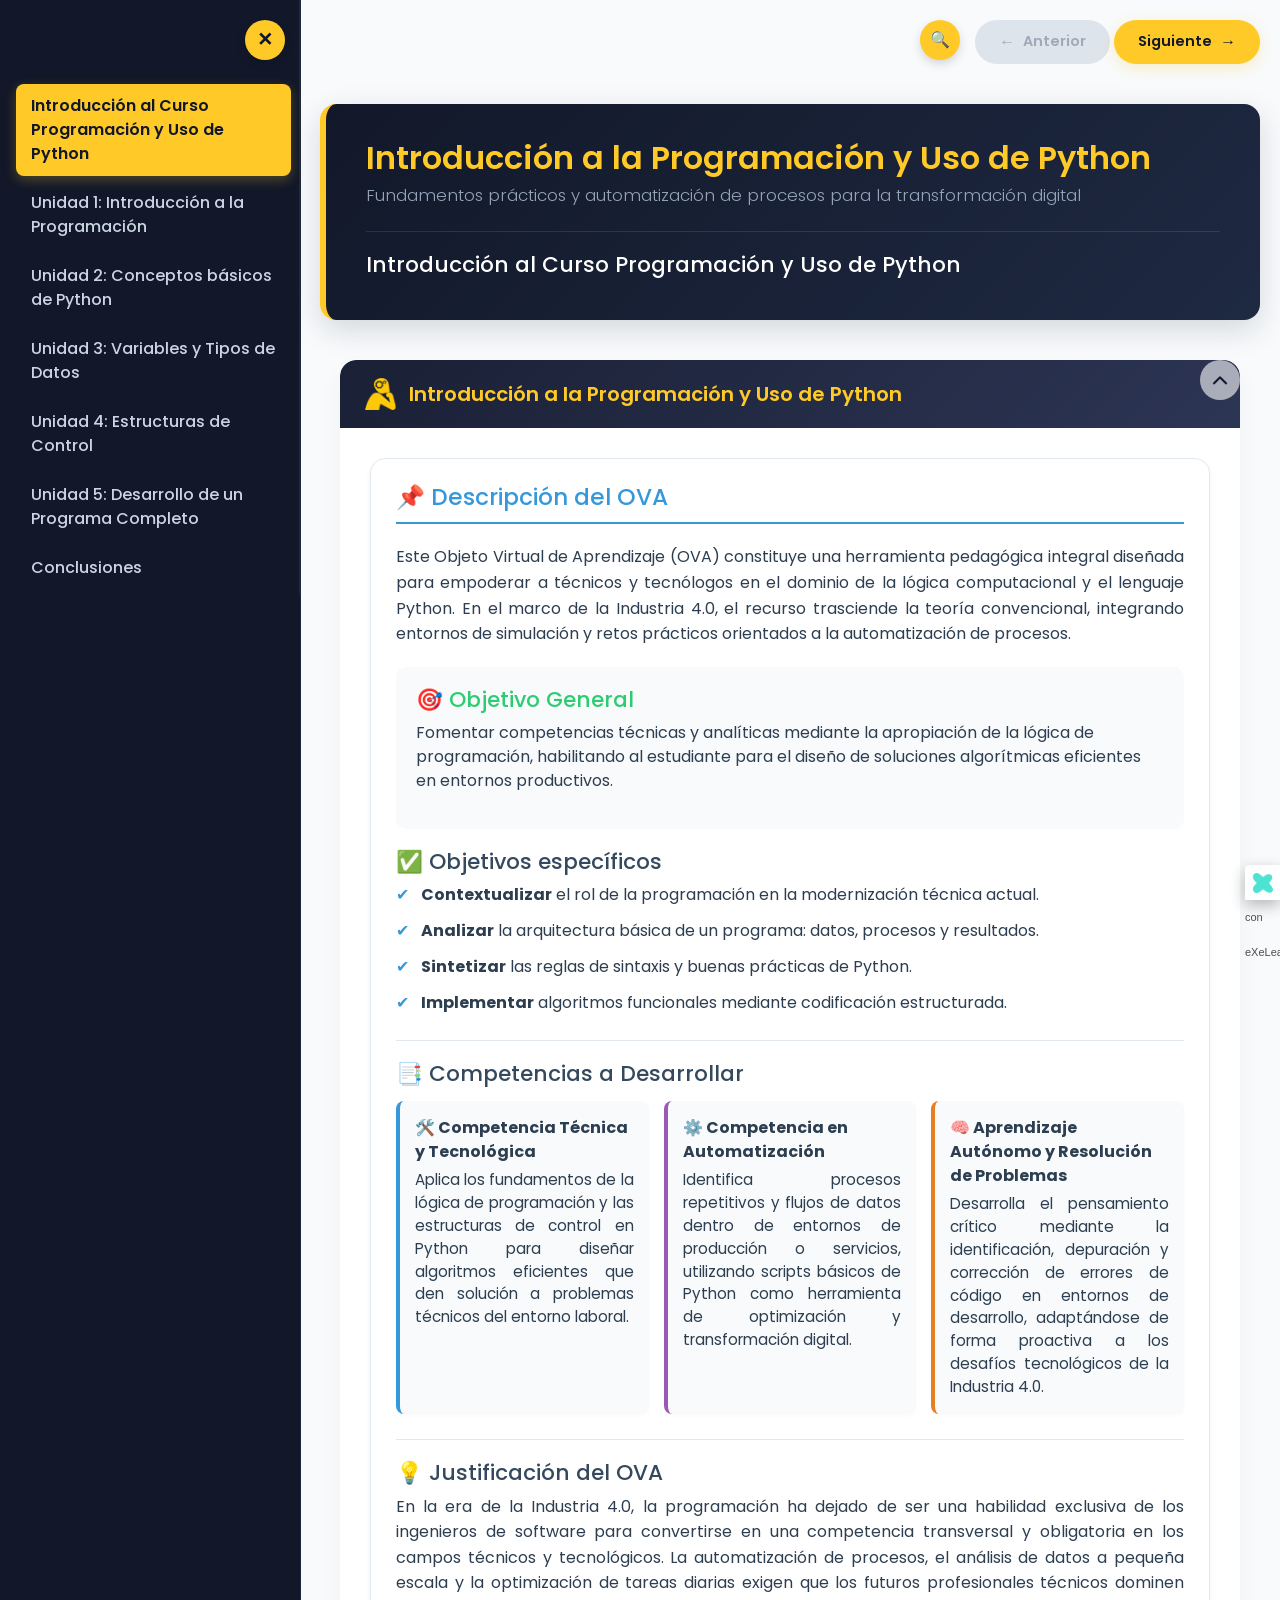
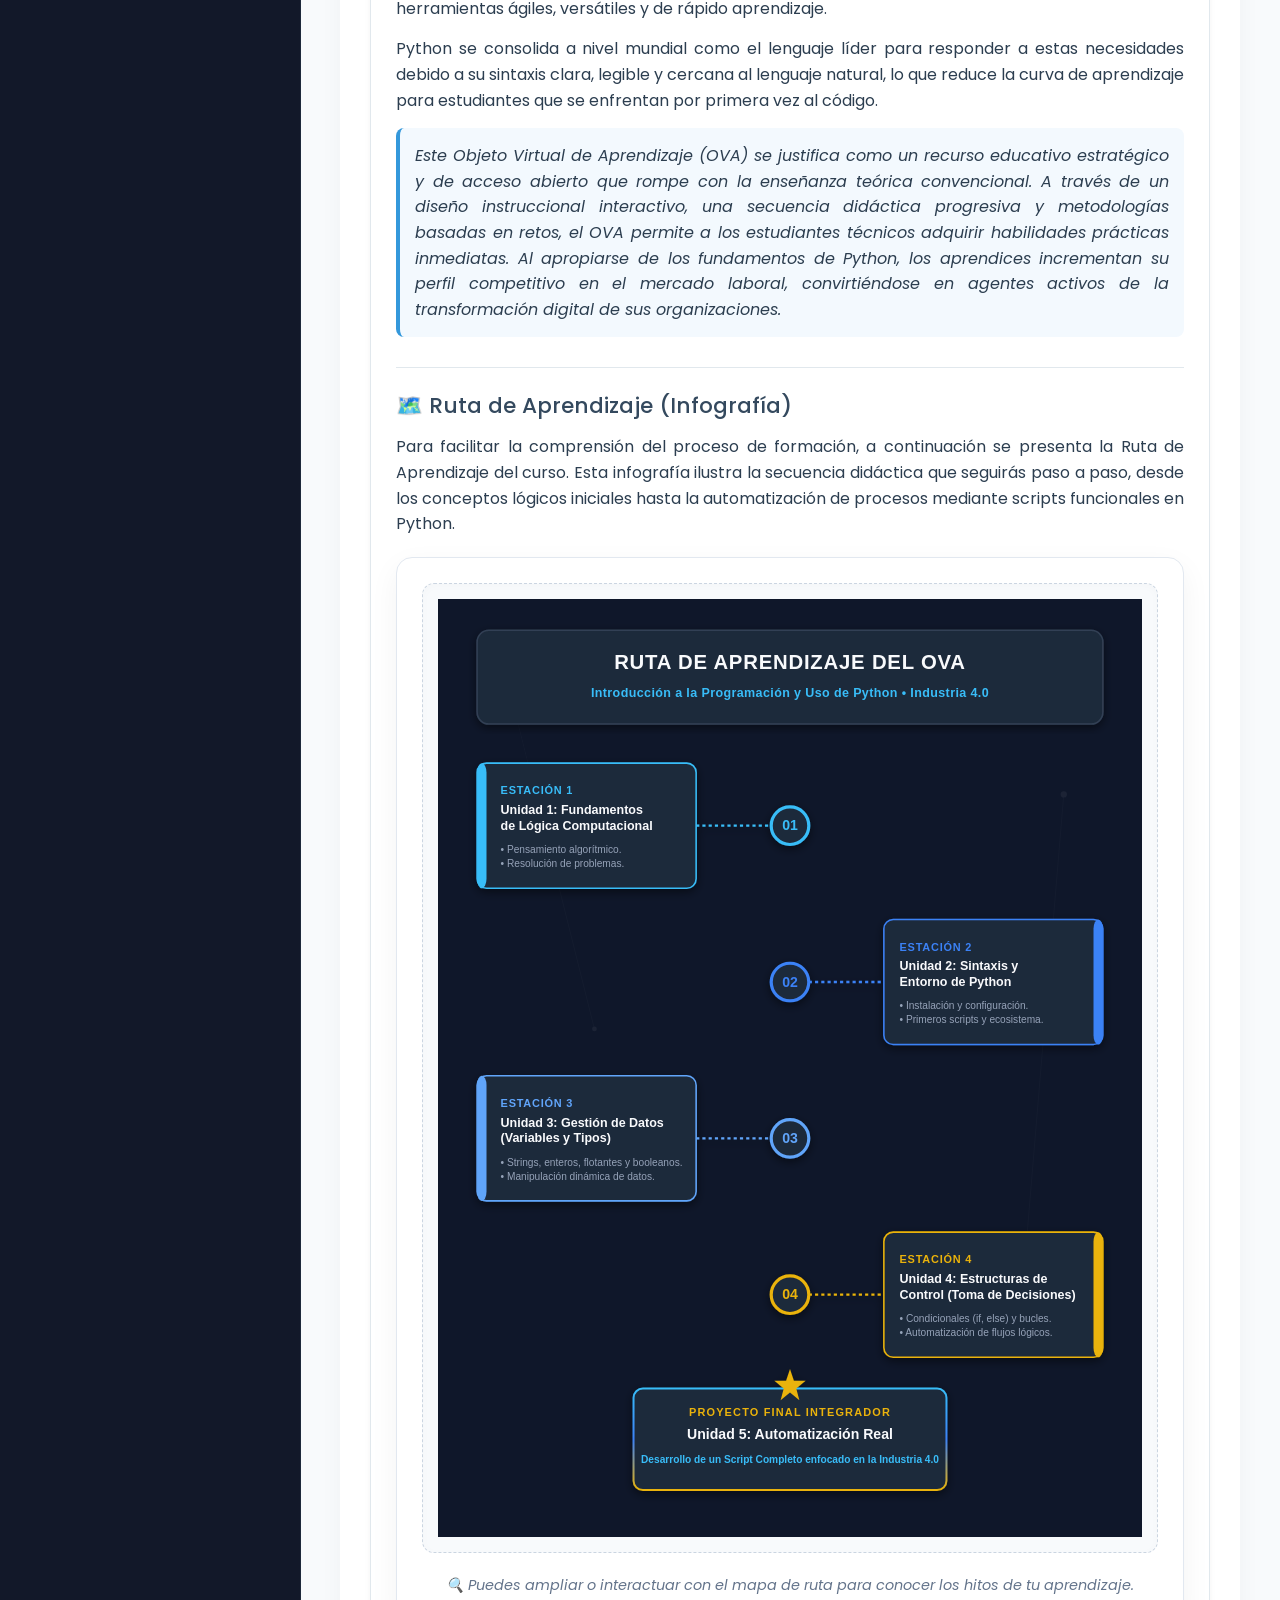
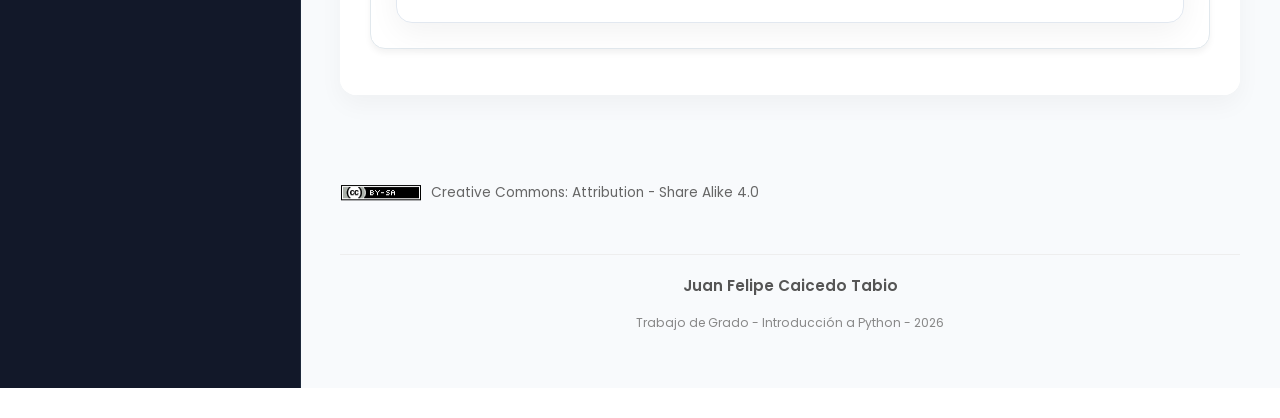
<file: index.html>
<!DOCTYPE html>
<html lang="es" id="exe-index">
<head>
<meta charset="utf-8">
<meta name="generator" content="eXeLearning v3.0.2">
<meta name="viewport" content="width=device-width, initial-scale=1">
<link rel="license" type="text/html" href="https://creativecommons.org/licenses/by-sa/4.0/">
<title>Introducción a la Programación y Uso de Python</title>
<meta name="description" content="Este Objeto Virtual de Aprendizaje (OVA) tiene como propósito introducir a los estudiantes de nivel técnico y tecnológico en los fundamentos de la programación y el uso del lenguaje Python, proporcionando conceptos teóricos, ejemplos prácticos y actividades interactivas que permitan desarrollar el pensamiento lógico y la resolución de problemas mediante código.

El contenido está estructurado de forma progresiva, permitiendo que el estudiante avance desde los conceptos básicos hasta la creación de sus primeros programas funcionales.">
<script>document.querySelector("html").classList.add("js");</script><script src="libs/jquery/jquery.min.js"> </script><script src="libs/common_i18n.js"> </script><script src="libs/common.js"> </script><script src="libs/exe_export.js"> </script><script src="libs/bootstrap/bootstrap.bundle.min.js"> </script><link rel="stylesheet" href="libs/bootstrap/bootstrap.min.css">
<script src="idevices/text/text.js"> </script><link rel="stylesheet" href="idevices/text/text.css">
<link rel="stylesheet" href="content/css/base.css">
<script src="theme/style.js"> </script><link rel="stylesheet" href="theme/style.css">
<link rel="icon" type="image/x-icon" href="libs/favicon.ico">
<link href="https://fonts.googleapis.com/css2?family=Poppins:wght@300;400;600&amp;display=swap" rel="stylesheet">
<style>
    /* Tipografía Profesional */
    body {
        font-family: 'Poppins', sans-serif !important;
        color: #333;
    }

    /* Barra de progreso de lectura superior */
    #progress-container {
        position: fixed;
        top: 0;
        left: 0;
        width: 100%;
        height: 5px;
        background: transparent;
        z-index: 9999;
    }
    #progress-bar {
        height: 5px;
        background: linear-gradient(90deg, #2ecc71, #3498db);
        width: 0%;
    }

    /* Estilo de Tarjetas para los iDevices */
    .iDevice {
        border: none !important;
        box-shadow: 0 4px 15px rgba(0,0,0,0.1) !important;
        border-radius: 12px !important;
        overflow: hidden;
        margin-bottom: 30px !important;
        transition: transform 0.3s ease;
    }
    .iDevice:hover {
        transform: translateY(-5px);
    }

    /* Botones Modernos */
    .iDevice_button, .feedback-button {
        background-color: #3498db !important;
        border-radius: 25px !important;
        padding: 8px 20px !important;
        color: white !important;
        text-transform: uppercase;
        font-weight: 600;
        border: none !important;
    }
</style>
</head>
<body class="exe-export exe-web-site" lang="es">
<script>document.body.className+=" js"</script><div class="exe-content exe-export pre-js siteNav-hidden"> <nav id="siteNav"> <ul> <li class="active"> <a href="index.html" class="active main-node no-ch">Introducción al Curso Programación y Uso de Python </a>
</li>
<li> <a href="html/unidad-1-introduccion-a-la-programacion.html" class="no-ch">Unidad 1: Introducción a la Programación</a>
</li>
<li> <a href="html/unidad-2-conceptos-basicos-de-python.html" class="no-ch">Unidad 2: Conceptos básicos de Python</a>
</li>
<li> <a href="html/unidad-3-variables-y-tipos-de-datos.html" class="no-ch">Unidad 3: Variables y Tipos de Datos</a>
</li>
<li> <a href="html/unidad-4-estructuras-de-control.html" class="no-ch">Unidad 4: Estructuras de Control</a>
</li>
<li> <a href="html/unidad-5-desarrollo-de-un-programa-completo.html" class="no-ch">Unidad 5: Desarrollo de un Programa Completo</a>
</li>
<li> <a href="html/conclusiones-y-zona-de-retos.html" class="no-ch">Conclusiones</a>
</li>
</ul></nav><main id="20260324203401350KLK" class="page"> <header id="header-20260324203401350KLK" class="main-header"> <div class="package-header">
<h1 class="package-title">Introducción a la Programación y Uso de Python</h1>
<p class="package-subtitle">Fundamentos prácticos y automatización de procesos para la transformación digital</p>
</div>
<div class="page-header"><h2 class="page-title">Introducción al Curso Programación y Uso de Python </h2></div></header><div id="page-content-20260324203401350KLK" class="page-content"> <article id="20260324203415527YAX" class="box"> <header class="box-head"> <div class="box-icon exe-icon"> <img src="theme/icons/think.png" alt="">
</div>
<h1 class="box-title">Introducción a la Programación y Uso de Python</h1>
<button class="box-toggle box-toggle-on" title="Ocultar/Mostrar contenido"> <span>Ocultar/Mostrar contenido</span></button></header><div class="box-content"> <div id="202603242034155185O9" class="idevice_node text" data-idevice-path="idevices/text/" data-idevice-type="text" data-idevice-component-type="json"><div class="exe-text-template"><div class="textIdeviceContent">
            <div class="exe-text-activity">
                <div><div style="font-family: 'Poppins', sans-serif; color: #2c3e50; border: 1px solid #e1e8ed; border-radius: 15px; padding: 25px; background: #ffffff; box-shadow: 0 4px 6px rgba(0,0,0,0.05);">
<h2 style="color: #3498db; border-bottom: 2px solid #3498db; padding-bottom: 10px; margin-bottom: 20px;">📌 Descripción del OVA</h2>
<p style="text-align: justify; line-height: 1.6;">Este Objeto Virtual de Aprendizaje (OVA) constituye una herramienta pedagógica integral diseñada para empoderar a técnicos y tecnólogos en el dominio de la lógica computacional y el lenguaje Python. En el marco de la Industria 4.0, el recurso trasciende la teoría convencional, integrando entornos de simulación y retos prácticos orientados a la automatización de procesos.</p>
<div style="background: #f8fafc; padding: 20px; border-radius: 10px; margin: 20px 0;">
<h3 style="color: #2ecc71; margin-top: 0;">🎯 Objetivo General</h3>
<p>Fomentar competencias técnicas y analíticas mediante la apropiación de la lógica de programación, habilitando al estudiante para el diseño de soluciones algorítmicas eficientes en entornos productivos.</p>
</div>
<h3 style="color: #34495e;">✅ Objetivos específicos</h3>
<ul style="list-style: none; padding-left: 0;">
<li style="margin-bottom: 12px; padding-left: 25px; position: relative;"><span style="position: absolute; left: 0; color: #3498db;">✔</span> <strong>Contextualizar</strong> el rol de la programación en la modernización técnica actual.</li>
<li style="margin-bottom: 12px; padding-left: 25px; position: relative;"><span style="position: absolute; left: 0; color: #3498db;">✔</span> <strong>Analizar</strong> la arquitectura básica de un programa: datos, procesos y resultados.</li>
<li style="margin-bottom: 12px; padding-left: 25px; position: relative;"><span style="position: absolute; left: 0; color: #3498db;">✔</span> <strong>Sintetizar</strong> las reglas de sintaxis y buenas prácticas de Python.</li>
<li style="margin-bottom: 12px; padding-left: 25px; position: relative;"><span style="position: absolute; left: 0; color: #3498db;">✔</span> <strong>Implementar</strong> algoritmos funcionales mediante codificación estructurada.</li>
</ul>

<h3 style="color: #34495e; margin-top: 25px; border-top: 1px solid #e1e8ed; padding-top: 20px;">📑 Competencias a Desarrollar</h3>
<div style="display: grid; grid-template-columns: repeat(auto-fit, minmax(250px, 1fr)); gap: 15px; margin: 15px 0;">
    <div style="background: #f8fafc; border-left: 4px solid #3498db; padding: 15px; border-radius: 8px; box-shadow: 0 2px 4px rgba(0,0,0,0.02);">
        <strong style="color: #2c3e50; display: block; margin-bottom: 5px;">🛠️ Competencia Técnica y Tecnológica</strong>
        <p style="margin: 0; font-size: 0.95em; text-align: justify; line-height: 1.5;">Aplica los fundamentos de la lógica de programación y las estructuras de control en Python para diseñar algoritmos eficientes que den solución a problemas técnicos del entorno laboral.</p>
    </div>
    <div style="background: #f8fafc; border-left: 4px solid #9b59b6; padding: 15px; border-radius: 8px; box-shadow: 0 2px 4px rgba(0,0,0,0.02);">
        <strong style="color: #2c3e50; display: block; margin-bottom: 5px;">⚙️ Competencia en Automatización</strong>
        <p style="margin: 0; font-size: 0.95em; text-align: justify; line-height: 1.5;">Identifica procesos repetitivos y flujos de datos dentro de entornos de producción o servicios, utilizando scripts básicos de Python como herramienta de optimización y transformación digital.</p>
    </div>
    <div style="background: #f8fafc; border-left: 4px solid #e67e22; padding: 15px; border-radius: 8px; box-shadow: 0 2px 4px rgba(0,0,0,0.02);">
        <strong style="color: #2c3e50; display: block; margin-bottom: 5px;">🧠 Aprendizaje Autónomo y Resolución de Problemas</strong>
        <p style="margin: 0; font-size: 0.95em; text-align: justify; line-height: 1.5;">Desarrolla el pensamiento crítico mediante la identificación, depuración y corrección de errores de código en entornos de desarrollo, adaptándose de forma proactiva a los desafíos tecnológicos de la Industria 4.0.</p>
    </div>
</div>

<h3 style="color: #34495e; margin-top: 25px; border-top: 1px solid #e1e8ed; padding-top: 20px;">💡 Justificación del OVA</h3>
<p style="text-align: justify; line-height: 1.6; margin-bottom: 15px;">
    En la era de la Industria 4.0, la programación ha dejado de ser una habilidad exclusiva de los ingenieros de software para convertirse en una competencia transversal y obligatoria en los campos técnicos y tecnológicos. La automatización de procesos, el análisis de datos a pequeña escala y la optimización de tareas diarias exigen que los futuros profesionales técnicos dominen herramientas ágiles, versátiles y de rápido aprendizaje.
</p>
<p style="text-align: justify; line-height: 1.6; margin-bottom: 15px;">
    Python se consolida a nivel mundial como el lenguaje líder para responder a estas necesidades debido a su sintaxis clara, legible y cercana al lenguaje natural, lo que reduce la curva de aprendizaje para estudiantes que se enfrentan por primera vez al código.
</p>
<div style="background: #f3f9fe; border-left: 4px solid #3498db; padding: 15px; border-radius: 8px; margin-top: 15px;">
    <p style="margin: 0; text-align: justify; line-height: 1.6; font-style: italic; color: #2c3e50;">
        Este Objeto Virtual de Aprendizaje (OVA) se justifica como un recurso educativo estratégico y de acceso abierto que rompe con la enseñanza teórica convencional. A través de un diseño instruccional interactivo, una secuencia didáctica progresiva y metodologías basadas en retos, el OVA permite a los estudiantes técnicos adquirir habilidades prácticas inmediatas. Al apropiarse de los fundamentos de Python, los aprendices incrementan su perfil competitivo en el mercado laboral, convirtiéndose en agentes activos de la transformación digital de sus organizaciones.
    </p>
</div>

<h3 style="color: #34495e; margin-top: 30px; border-top: 1px solid #e1e8ed; padding-top: 25px; margin-bottom: 15px;">🗺️ Ruta de Aprendizaje (Infografía)</h3>
<p style="text-align: justify; line-height: 1.6; margin-bottom: 20px;">
    Para facilitar la comprensión del proceso de formación, a continuación se presenta la Ruta de Aprendizaje del curso. Esta infografía ilustra la secuencia didáctica que seguirás paso a paso, desde los conceptos lógicos iniciales hasta la automatización de procesos mediante scripts funcionales en Python.
</p>
<div style="background: #ffffff; border: 1px solid #e2e8f0; border-radius: 16px; padding: 25px; box-shadow: 0 10px 30px rgba(0,0,0,0.05); margin-top: 20px; transition: all 0.3s ease; text-align: center;" class="infografia-box">
    <div style="overflow: hidden; border-radius: 12px; background-color: #f8fafc; padding: 15px; display: inline-block; width: 100%; max-width: 800px; box-shadow: inset 0 2px 8px rgba(0,0,0,0.02); border: 1px dashed #cbd5e1;">
        <img src="img/infografia.svg" alt="Ruta de Aprendizaje de Python" style="width: 100%; height: auto; max-width: 100%; display: block; margin: 0 auto; transition: transform 0.3s ease;" class="infografia-img" />
    </div>
    <div style="margin-top: 15px; font-size: 0.9em; color: #64748b; font-style: italic; display: flex; align-items: center; justify-content: center; gap: 8px;">
        <span>🔍 Puedes ampliar o interactuar con el mapa de ruta para conocer los hitos de tu aprendizaje.</span>
    </div>
</div>
</div><p class="clearfix"></p></div>
            </div></div></div></div>
</div></article>
</div></main><div class="nav-buttons"> <span class="nav-button nav-button-left" aria-hidden="true"> <span>Anterior</span></span><a href="html/unidad-1-introduccion-a-la-programacion.html" title="Siguiente" class="nav-button nav-button-right"> <span>Siguiente</span></a>
</div>
<footer id="siteFooter"><div id="siteFooterContent"> <div id="packageLicense" class="cc cc-by-sa"> <p> <span class="license-label">Licencia: </span><a href="https://creativecommons.org/licenses/by-sa/4.0/" class="license">creative commons: attribution - share alike 4.0</a></p>
</div>
<div id="siteUserFooter"> <div>



<div id="progress-container">
    
<div id="progress-bar"></div>
</div>
<div style="text-align: center; padding: 20px; border-top: 1px solid #eee; margin-top: 50px;">
    
    
<p style="font-weight: 600; color: #555;">Juan Felipe Caicedo Tabio</p>
<p style="font-size: 0.8em; color: #888;">Trabajo de Grado - Introducción a Python - 2026</p>
</div>
<script>\u000a    // L\u00f3gica para la barra de progreso al hacer scroll\u000a    window.onscroll = function() {\u000a        var winScroll = document.body.scrollTop || document.documentElement.scrollTop;\u000a        var height = document.documentElement.scrollHeight - document.documentElement.clientHeight;\u000a        var scrolled = (winScroll / height) * 100;\u000a        document.getElementById("progress-bar").style.width = scrolled + "%";\u000a    };\u000a</script>
</div>
</div>
</div></footer>
</div>
<p id="made-with-eXe"> <a href="https://exelearning.net/" target="_blank" rel="noopener"> <span>Creado con eXeLearning <span>(nueva ventana)</span></span></a></p>
</body>
</html>
</file>
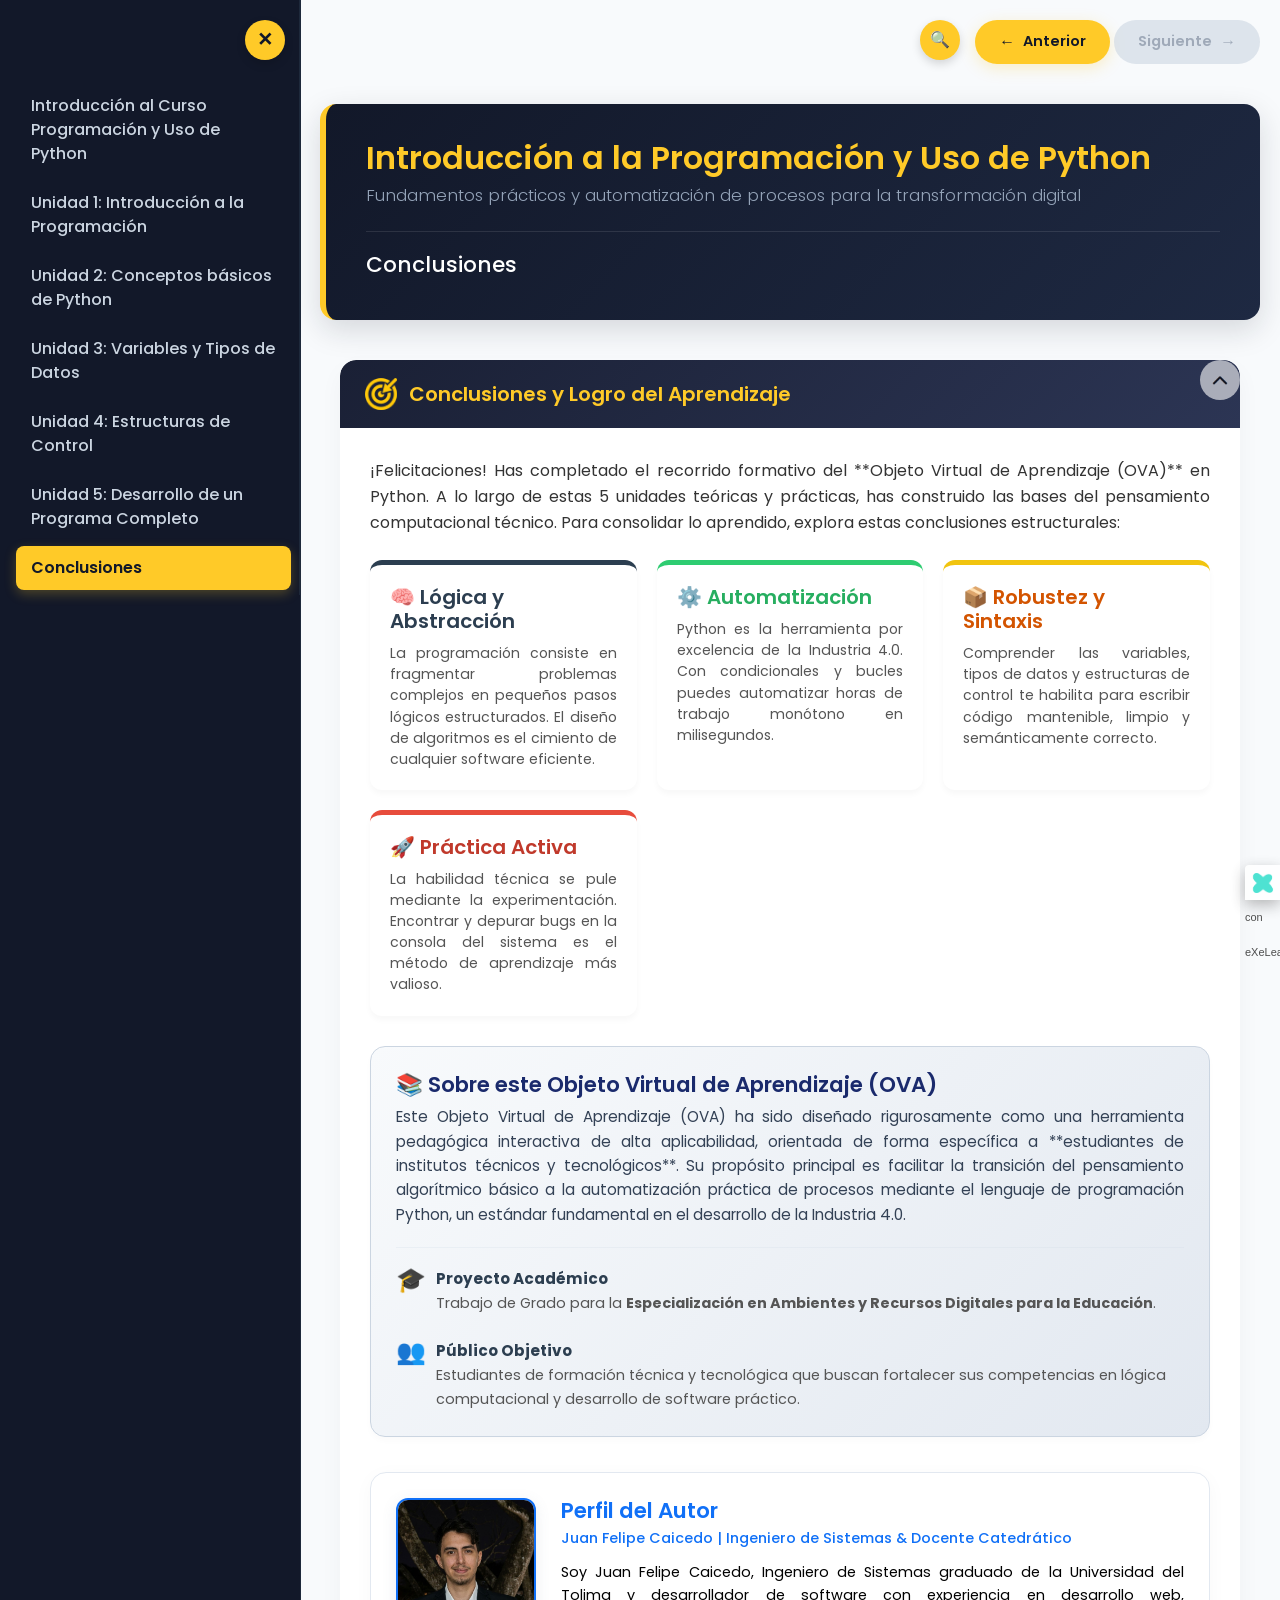
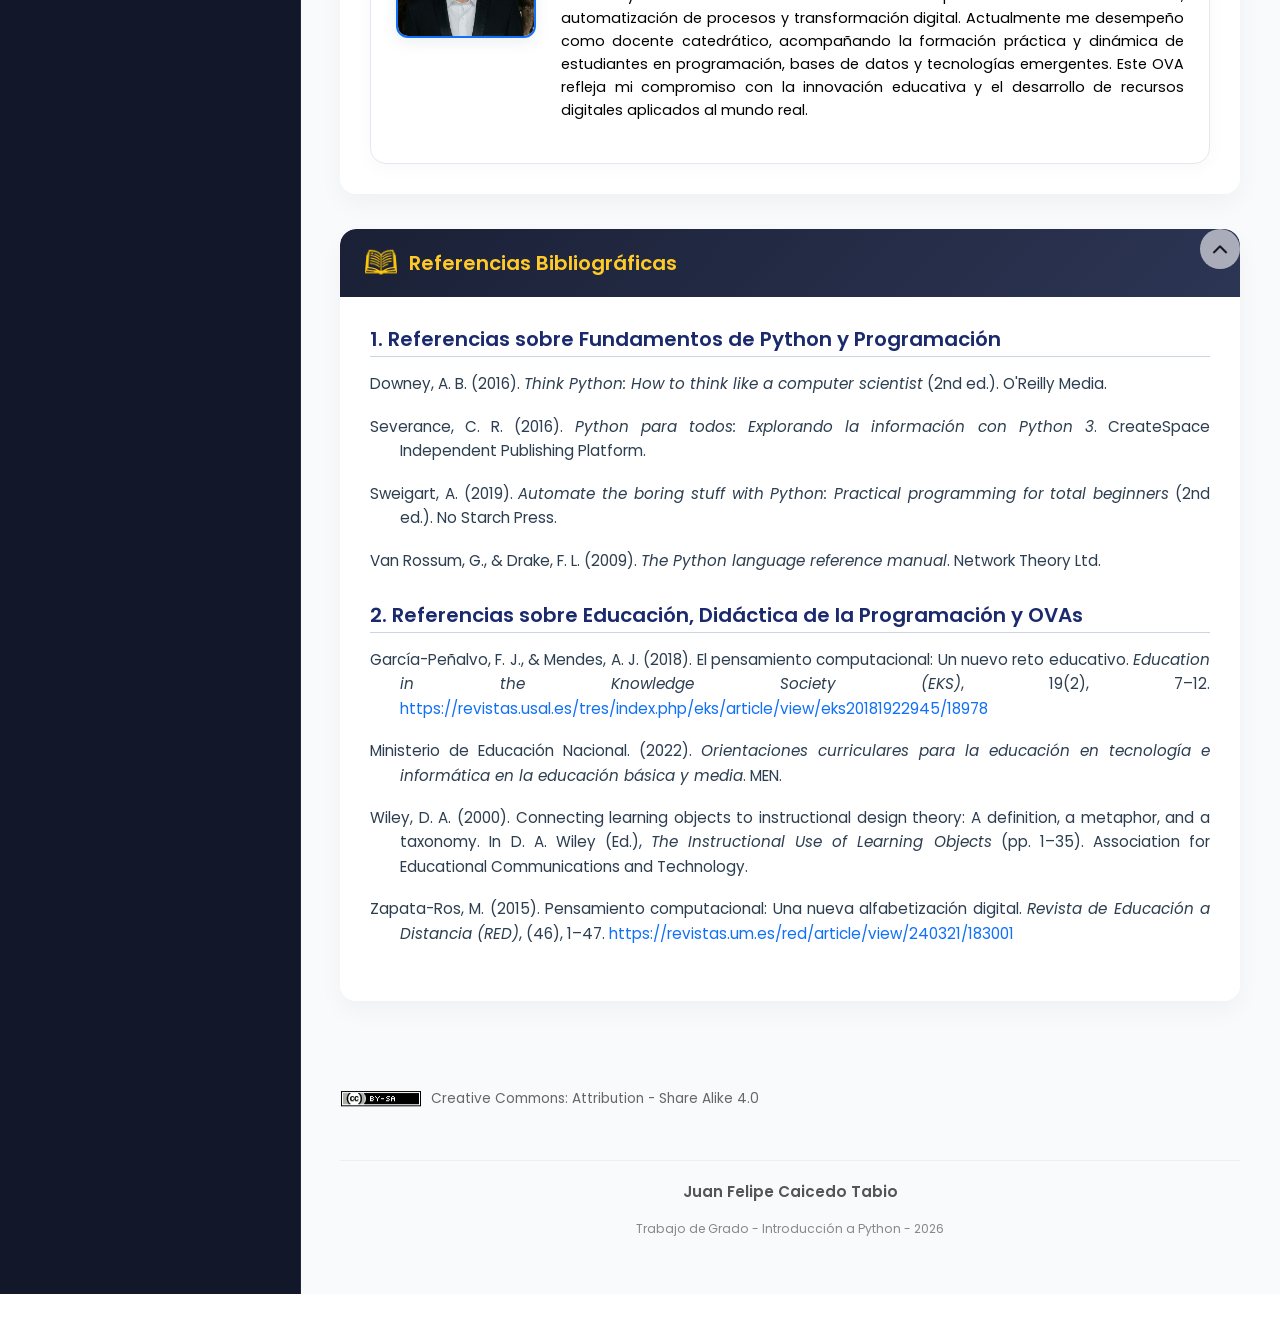
<file: html/conclusiones-y-zona-de-retos.html>
<!DOCTYPE html>
<html lang="es" id="exe-node-conclusiones-y-retos">
<head>
<meta charset="utf-8">
<meta name="generator" content="eXeLearning v3.0.2">
<meta name="viewport" content="width=device-width, initial-scale=1">
<link rel="license" type="text/html" href="https://creativecommons.org/licenses/by-sa/4.0/">
<title>Conclusiones | Introducción a la Programación y Uso de Python</title>
<script>document.querySelector("html").classList.add("js");</script>
<script src="../libs/jquery/jquery.min.js"> </script>
<script src="../libs/common_i18n.js"> </script>
<script src="../libs/common.js"> </script>
<script src="../libs/exe_export.js"> </script>
<script src="../libs/bootstrap/bootstrap.bundle.min.js"> </script>
<link rel="stylesheet" href="../libs/bootstrap/bootstrap.min.css">
<script src="../idevices/text/text.js"> </script>
<link rel="stylesheet" href="../idevices/text/text.css">
<link rel="stylesheet" href="../content/css/base.css">
<script src="../theme/style.js"> </script>
<link rel="stylesheet" href="../theme/style.css">
<link rel="icon" type="image/x-icon" href="../libs/favicon.ico">
<link href="https://fonts.googleapis.com/css2?family=Poppins:wght@300;400;600&amp;family=Courier+Prime:wght@400;700&amp;display=swap" rel="stylesheet">
<style>
    /* Tipografía Profesional */
    body {
        font-family: 'Poppins', sans-serif !important;
        color: #333;
    }

    /* Barra de progreso de lectura superior */
    #progress-container {
        position: fixed;
        top: 0;
        left: 0;
        width: 100%;
        height: 5px;
        background: transparent;
        z-index: 9999;
    }
    #progress-bar {
        height: 5px;
        background: linear-gradient(90deg, #e74c3c, #f1c40f, #2ecc71);
        width: 0%;
    }

    /* Estilo de Tarjetas Modernas */
    .iDevice {
        border: none !important;
        box-shadow: 0 4px 15px rgba(0,0,0,0.08) !important;
        border-radius: 16px !important;
        overflow: hidden;
        margin-bottom: 35px !important;
        transition: transform 0.3s cubic-bezier(0.25, 0.8, 0.25, 1), box-shadow 0.3s ease;
    }
    .iDevice:hover {
        transform: translateY(-5px);
        box-shadow: 0 10px 25px rgba(0,0,0,0.12) !important;
    }

    /* Estilos Premium de Conclusiones */
    .concl-grid {
        display: grid;
        grid-template-columns: repeat(auto-fit, minmax(200px, 1fr));
        gap: 20px;
        margin-bottom: 30px;
    }
    .concl-card {
        background: white;
        border-radius: 12px;
        padding: 20px;
        box-shadow: 0 4px 6px rgba(0,0,0,0.03);
        border-top: 5px solid #3498db;
        transition: all 0.3s ease;
    }
    .concl-card:hover {
        transform: translateY(-3px);
        box-shadow: 0 6px 12px rgba(0,0,0,0.08);
    }
    .concl-card.blue { border-top-color: #2c3e50; }
    .concl-card.green { border-top-color: #2ecc71; }
    .concl-card.amber { border-top-color: #f1c40f; }
    .concl-card.coral { border-top-color: #e74c3c; }

    /* Perfil del Autor */
    .author-profile {
        background: #ffffff;
        border-radius: 16px;
        padding: 25px;
        border: 1px solid #e2e8f0;
        margin-top: 35px;
        box-shadow: 0 4px 20px rgba(0, 0, 0, 0.03);
        display: flex;
        flex-direction: row;
        gap: 25px;
        align-items: flex-start; /* Alineado arriba para mayor orden */
        overflow: hidden;
        animation: authorFadeInUp 1s cubic-bezier(0.16, 1, 0.3, 1) both;
    }

    .author-photo-wrapper {
        flex-shrink: 0;
        width: 140px;
        height: 140px;
        border-radius: 12px;
        overflow: hidden;
        border: 2px solid #1070f7; /* Borde gris pizarra muy sobrio y elegante */
        box-shadow: 0 4px 15px rgba(100, 116, 139, 0.12);
        animation: authorScaleIn 1s cubic-bezier(0.16, 1, 0.3, 1) 0.2s both;
    }

    .author-photo {
        width: 100%;
        height: 100%;
        object-fit: cover;
        transition: transform 0.5s cubic-bezier(0.16, 1, 0.3, 1);
    }

    .author-photo-wrapper:hover .author-photo {
        transform: scale(1.06);
    }

    .author-info {
        flex-grow: 1;
        animation: authorFadeInRight 1s cubic-bezier(0.16, 1, 0.3, 1) 0.3s both;
    }

    .author-title {
        color: #1070f7; /* Título en tono pizarra oscuro muy profesional */
        margin-top: 0;
        margin-bottom: 4px;
        font-weight: 600;
        font-size: 1.35em;
    }

    .author-subtitle {
        color: #1070f7; /* Subtítulo en gris azulado sobrio */
        font-weight: 500;
        font-size: 0.9em;
        margin-bottom: 12px;
        display: block;
    }

    .author-bio {
        color: #000000; /* Texto en negro para mayor contraste */
        font-size: 0.9em;
        line-height: 1.6;
        text-align: justify;
        margin: 0;
    }

    /* Responsive Profile */
    @media (max-width: 640px) {
        .author-profile {
            flex-direction: column;
            align-items: center;
            text-align: center;
            padding: 20px;
            gap: 16px;
        }
        .author-photo-wrapper {
            width: 130px;
            height: 130px;
        }
        .author-bio {
            text-align: justify;
        }
        .author-title, .author-subtitle {
            text-align: center;
        }
    }

    /* Keyframes for animations */
    @keyframes authorFadeInUp {
        from {
            opacity: 0;
            transform: translateY(30px);
        }
        to {
            opacity: 1;
            transform: translateY(0);
        }
    }

    @keyframes authorScaleIn {
        from {
            opacity: 0;
            transform: scale(0.85);
        }
        to {
            opacity: 1;
            transform: scale(1);
        }
    }

    @keyframes authorFadeInRight {
        from {
            opacity: 0;
            transform: translateX(20px);
        }
        to {
            opacity: 1;
            transform: translateX(0);
        }
    }

    /* Sangría Francesa para Bibliografía APA */
    .bibliografia-item {
        padding-left: 2em;
        text-indent: -2em;
        margin-bottom: 1.2em;
        text-align: justify;
        line-height: 1.6;
        font-size: 0.95em;
        color: #2c3e50;
    }
    .bibliografia-item a {
        color: #1070f7;
        text-decoration: none;
    }
    .bibliografia-item a:hover {
        text-decoration: underline;
    }
    .bibliografia-seccion {
        margin-bottom: 25px;
    }
    .bibliografia-seccion-titulo {
        font-size: 1.1em;
        font-weight: 600;
        color: #1a2a6c;
        margin-bottom: 15px;
        border-bottom: 1px solid #cbd5e1;
        padding-bottom: 5px;
    }
</style>
</head>
<body class="exe-export exe-web-site" lang="es">
<script>document.body.className+=" js"</script>
<div class="exe-content exe-export pre-js siteNav-hidden"> 
<nav id="siteNav"> 
    <ul> 
        <li> <a href="../index.html" class="main-node no-ch">Introducción al Curso Programación y Uso de Python </a></li>
        <li> <a href="../html/unidad-1-introduccion-a-la-programacion.html" class="no-ch">Unidad 1: Introducción a la Programación</a></li>
        <li> <a href="../html/unidad-2-conceptos-basicos-de-python.html" class="no-ch">Unidad 2: Conceptos básicos de Python</a></li>
        <li> <a href="../html/unidad-3-variables-y-tipos-de-datos.html" class="no-ch">Unidad 3: Variables y Tipos de Datos</a></li>
        <li> <a href="../html/unidad-4-estructuras-de-control.html" class="no-ch">Unidad 4: Estructuras de Control</a></li>
        <li> <a href="../html/unidad-5-desarrollo-de-un-programa-completo.html" class="no-ch">Unidad 5: Desarrollo de un Programa Completo</a></li>
        <li class="active"> <a href="../html/conclusiones-y-zona-de-retos.html" class="active no-ch">Conclusiones</a></li>
    </ul>
</nav>
<main id="unidad-6-conclusiones" class="page"> 
    <header id="header-unidad-6" class="main-header"> 
        <div class="package-header">
            <h1 class="package-title">Introducción a la Programación y Uso de Python</h1>
            <p class="package-subtitle">Fundamentos prácticos y automatización de procesos para la transformación digital</p>
        </div>
        <div class="page-header"><h2 class="page-title">Conclusiones</h2></div>
    </header>
    
    <div id="page-content-unidad-6" class="page-content"> 
        
        <!-- iDevice: Conclusiones y Diploma -->
        <article id="idevice-conclusiones-diploma" class="box"> 
            <header class="box-head"> 
                <div class="box-icon exe-icon"> 
                    <img src="../theme/icons/objectives.png" alt="">
                </div>
                <h1 class="box-title">Conclusiones y Logro del Aprendizaje</h1>
                <button class="box-toggle box-toggle-on" title="Ocultar/Mostrar contenido"> <span>Ocultar/Mostrar contenido</span></button>
            </header>
            
            <div class="box-content">
                <p style="text-align: justify; line-height: 1.6; margin-bottom: 25px;">
                    ¡Felicitaciones! Has completado el recorrido formativo del **Objeto Virtual de Aprendizaje (OVA)** en Python. A lo largo de estas 5 unidades teóricas y prácticas, has construido las bases del pensamiento computacional técnico. Para consolidar lo aprendido, explora estas conclusiones estructurales:
                </p>
                
                <!-- Grid de Conclusiones -->
                <div class="concl-grid">
                    <div class="concl-card blue">
                        <h4 style="margin: 0 0 10px; color: #2c3e50; font-weight: 600;">🧠 Lógica y Abstracción</h4>
                        <p style="font-size: 0.88em; margin: 0; color: #555; line-height: 1.5; text-align: justify;">La programación consiste en fragmentar problemas complejos en pequeños pasos lógicos estructurados. El diseño de algoritmos es el cimiento de cualquier software eficiente.</p>
                    </div>
                    <div class="concl-card green">
                        <h4 style="margin: 0 0 10px; color: #27ae60; font-weight: 600;">⚙️ Automatización</h4>
                        <p style="font-size: 0.88em; margin: 0; color: #555; line-height: 1.5; text-align: justify;">Python es la herramienta por excelencia de la Industria 4.0. Con condicionales y bucles puedes automatizar horas de trabajo monótono en milisegundos.</p>
                    </div>
                    <div class="concl-card amber">
                        <h4 style="margin: 0 0 10px; color: #d35400; font-weight: 600;">📦 Robustez y Sintaxis</h4>
                        <p style="font-size: 0.88em; margin: 0; color: #555; line-height: 1.5; text-align: justify;">Comprender las variables, tipos de datos y estructuras de control te habilita para escribir código mantenible, limpio y semánticamente correcto.</p>
                    </div>
                    <div class="concl-card coral">
                        <h4 style="margin: 0 0 10px; color: #c0392b; font-weight: 600;">🚀 Práctica Activa</h4>
                        <p style="font-size: 0.88em; margin: 0; color: #555; line-height: 1.5; text-align: justify;">La habilidad técnica se pule mediante la experimentación. Encontrar y depurar bugs en la consola del sistema es el método de aprendizaje más valioso.</p>
                    </div>
                </div>

                <!-- Detalles del Proyecto de Grado y Conclusión Contextual -->
                <div style="background: linear-gradient(135deg, #f8fafc 0%, #e2e8f0 100%); border-radius: 15px; padding: 25px; border: 1px solid #cbd5e1; margin-top: 30px; box-shadow: 0 4px 6px rgba(0,0,0,0.02); font-family: 'Poppins', sans-serif;">
                    <h3 style="color: #1a2a6c; margin-top: 0; font-weight: 600; display: flex; align-items: center; gap: 8px;">📚 Sobre este Objeto Virtual de Aprendizaje (OVA)</h3>
                    <p style="color: #334155; font-size: 0.95em; line-height: 1.6; text-align: justify; margin-bottom: 20px;">
                        Este Objeto Virtual de Aprendizaje (OVA) ha sido diseñado rigurosamente como una herramienta pedagógica interactiva de alta aplicabilidad, orientada de forma específica a **estudiantes de institutos técnicos y tecnológicos**. Su propósito principal es facilitar la transición del pensamiento algorítmico básico a la automatización práctica de procesos mediante el lenguaje de programación Python, un estándar fundamental en el desarrollo de la Industria 4.0.
                    </p>
                    
                    <hr style="border: 0; border-top: 1px solid #cbd5e1; margin: 20px 0;">
                    
                    <div style="display: grid; grid-template-columns: 1fr; gap: 15px; text-align: left;">
                        <div style="display: flex; align-items: flex-start; gap: 10px;">
                            <span style="font-size: 1.5em; line-height: 1;">🎓</span>
                            <div>
                                <strong style="color: #2c3e50; display: block; font-size: 0.95em;">Proyecto Académico</strong>
                                <span style="font-size: 0.9em; color: #555;">Trabajo de Grado para la <strong>Especialización en Ambientes y Recursos Digitales para la Educación</strong>.</span>
                            </div>
                        </div>
                        <div style="display: flex; align-items: flex-start; gap: 10px; margin-top: 10px;">
                            <span style="font-size: 1.5em; line-height: 1;">👥</span>
                            <div>
                                <strong style="color: #2c3e50; display: block; font-size: 0.95em;">Público Objetivo</strong>
                                <span style="font-size: 0.9em; color: #555;">Estudiantes de formación técnica y tecnológica que buscan fortalecer sus competencias en lógica computacional y desarrollo de software práctico.</span>
                            </div>
                        </div>
                    </div>
                </div>

                <!-- Perfil del Autor -->
                <div class="author-profile">
                    <div class="author-photo-wrapper">
                        <img src="../content/img/foto_autor_ova.jpeg" alt="Felipe Caicedo" class="author-photo">
                    </div>
                    <div class="author-info">
                        <h3 class="author-title">Perfil del Autor</h3>
                        <span class="author-subtitle">Juan Felipe Caicedo | Ingeniero de Sistemas & Docente Catedrático</span>
                        <div class="author-bio">
                            <p>Soy Juan Felipe Caicedo, Ingeniero de Sistemas graduado de la Universidad del Tolima y desarrollador de software con experiencia en desarrollo web, automatización de procesos y transformación digital. Actualmente me desempeño como docente catedrático, acompañando la formación práctica y dinámica de estudiantes en programación, bases de datos y tecnologías emergentes. Este OVA refleja mi compromiso con la innovación educativa y el desarrollo de recursos digitales aplicados al mundo real.</p>
                        </div>
                    </div>
                </div>
            </div>
        </article>

        <!-- iDevice: Referencias Bibliográficas -->
        <article id="idevice-referencias" class="box"> 
            <header class="box-head"> 
                <div class="box-icon exe-icon"> 
                    <img src="../theme/icons/book.png" alt="">
                </div>
                <h1 class="box-title">Referencias Bibliográficas </h1>
                <button class="box-toggle box-toggle-on" title="Ocultar/Mostrar contenido"> <span>Ocultar/Mostrar contenido</span></button>
            </header>
            
            <div class="box-content">
                <div class="bibliografia-seccion">
                    <h4 class="bibliografia-seccion-titulo">1. Referencias sobre Fundamentos de Python y Programación</h4>
                    
                    <div class="bibliografia-item">
                        Downey, A. B. (2016). <em>Think Python: How to think like a computer scientist</em> (2nd ed.). O'Reilly Media.
                    </div>
                    <div class="bibliografia-item">
                        Severance, C. R. (2016). <em>Python para todos: Explorando la información con Python 3</em>. CreateSpace Independent Publishing Platform.
                    </div>
                    <div class="bibliografia-item">
                        Sweigart, A. (2019). <em>Automate the boring stuff with Python: Practical programming for total beginners</em> (2nd ed.). No Starch Press.
                    </div>
                    <div class="bibliografia-item">
                        Van Rossum, G., & Drake, F. L. (2009). <em>The Python language reference manual</em>. Network Theory Ltd.
                    </div>
                </div>

                <div class="bibliografia-seccion" style="margin-top: 30px;">
                    <h4 class="bibliografia-seccion-titulo">2. Referencias sobre Educación, Didáctica de la Programación y OVAs</h4>
                    
                    <div class="bibliografia-item">
                        García-Peñalvo, F. J., & Mendes, A. J. (2018). El pensamiento computacional: Un nuevo reto educativo. <em>Education in the Knowledge Society (EKS)</em>, 19(2), 7–12. <a href="https://revistas.usal.es/tres/index.php/eks/article/view/eks20181922945/18978" target="_blank" rel="noopener">https://revistas.usal.es/tres/index.php/eks/article/view/eks20181922945/18978</a>
                    </div>
                    <div class="bibliografia-item">
                        Ministerio de Educación Nacional. (2022). <em>Orientaciones curriculares para la educación en tecnología e informática en la educación básica y media</em>. MEN.
                    </div>
                    <div class="bibliografia-item">
                        Wiley, D. A. (2000). Connecting learning objects to instructional design theory: A definition, a metaphor, and a taxonomy. In D. A. Wiley (Ed.), <em>The Instructional Use of Learning Objects</em> (pp. 1–35). Association for Educational Communications and Technology.
                    </div>
                    <div class="bibliografia-item">
                        Zapata-Ros, M. (2015). Pensamiento computacional: Una nueva alfabetización digital. <em>Revista de Educación a Distancia (RED)</em>, (46), 1–47. <a href="https://revistas.um.es/red/article/view/240321/183001" target="_blank" rel="noopener">https://revistas.um.es/red/article/view/240321/183001</a>
                    </div>
                </div>
            </div>
        </article>

    </div>
</main>

<div class="nav-buttons"> 
    <a href="../html/unidad-5-desarrollo-de-un-programa-completo.html" title="Anterior" class="nav-button nav-button-left"> <span>Anterior</span></a>
    <span class="nav-button nav-button-right" aria-hidden="true" style="background-color: #b7b7b7;"> <span>Siguiente</span></span>
</div>

<footer id="siteFooter">
    <div id="siteFooterContent"> 
        <div id="packageLicense" class="cc cc-by-sa"> 
            <p><span class="license-label">Licencia: </span><a href="https://creativecommons.org/licenses/by-sa/4.0/" class="license">creative commons: attribution - share alike 4.0</a></p>
        </div>
        <div id="siteUserFooter"> 
            <div>
                <div id="progress-container">
                    <div id="progress-bar"></div>
                </div>
                <div style="text-align: center; padding: 20px; border-top: 1px solid #eee; margin-top: 50px;">
                    <p style="font-weight: 600; color: #555;">Juan Felipe Caicedo Tabio</p>
                    <p style="font-size: 0.8em; color: #888;">Trabajo de Grado - Introducción a Python - 2026</p>
                </div>
                <script>
                    window.onscroll = function() {
                        var winScroll = document.body.scrollTop || document.documentElement.scrollTop;
                        var height = document.documentElement.scrollHeight - document.documentElement.clientHeight;
                        var scrolled = (winScroll / height) * 100;
                        document.getElementById("progress-bar").style.width = scrolled + "%";
                    };
                </script>
            </div>
        </div>
    </div>
</footer>
</div>
<p id="made-with-eXe"> <a href="https://exelearning.net/" target="_blank" rel="noopener"> <span>Creado con eXeLearning <span>(nueva ventana)</span></span></a></p>

</body>
</html>
</file>
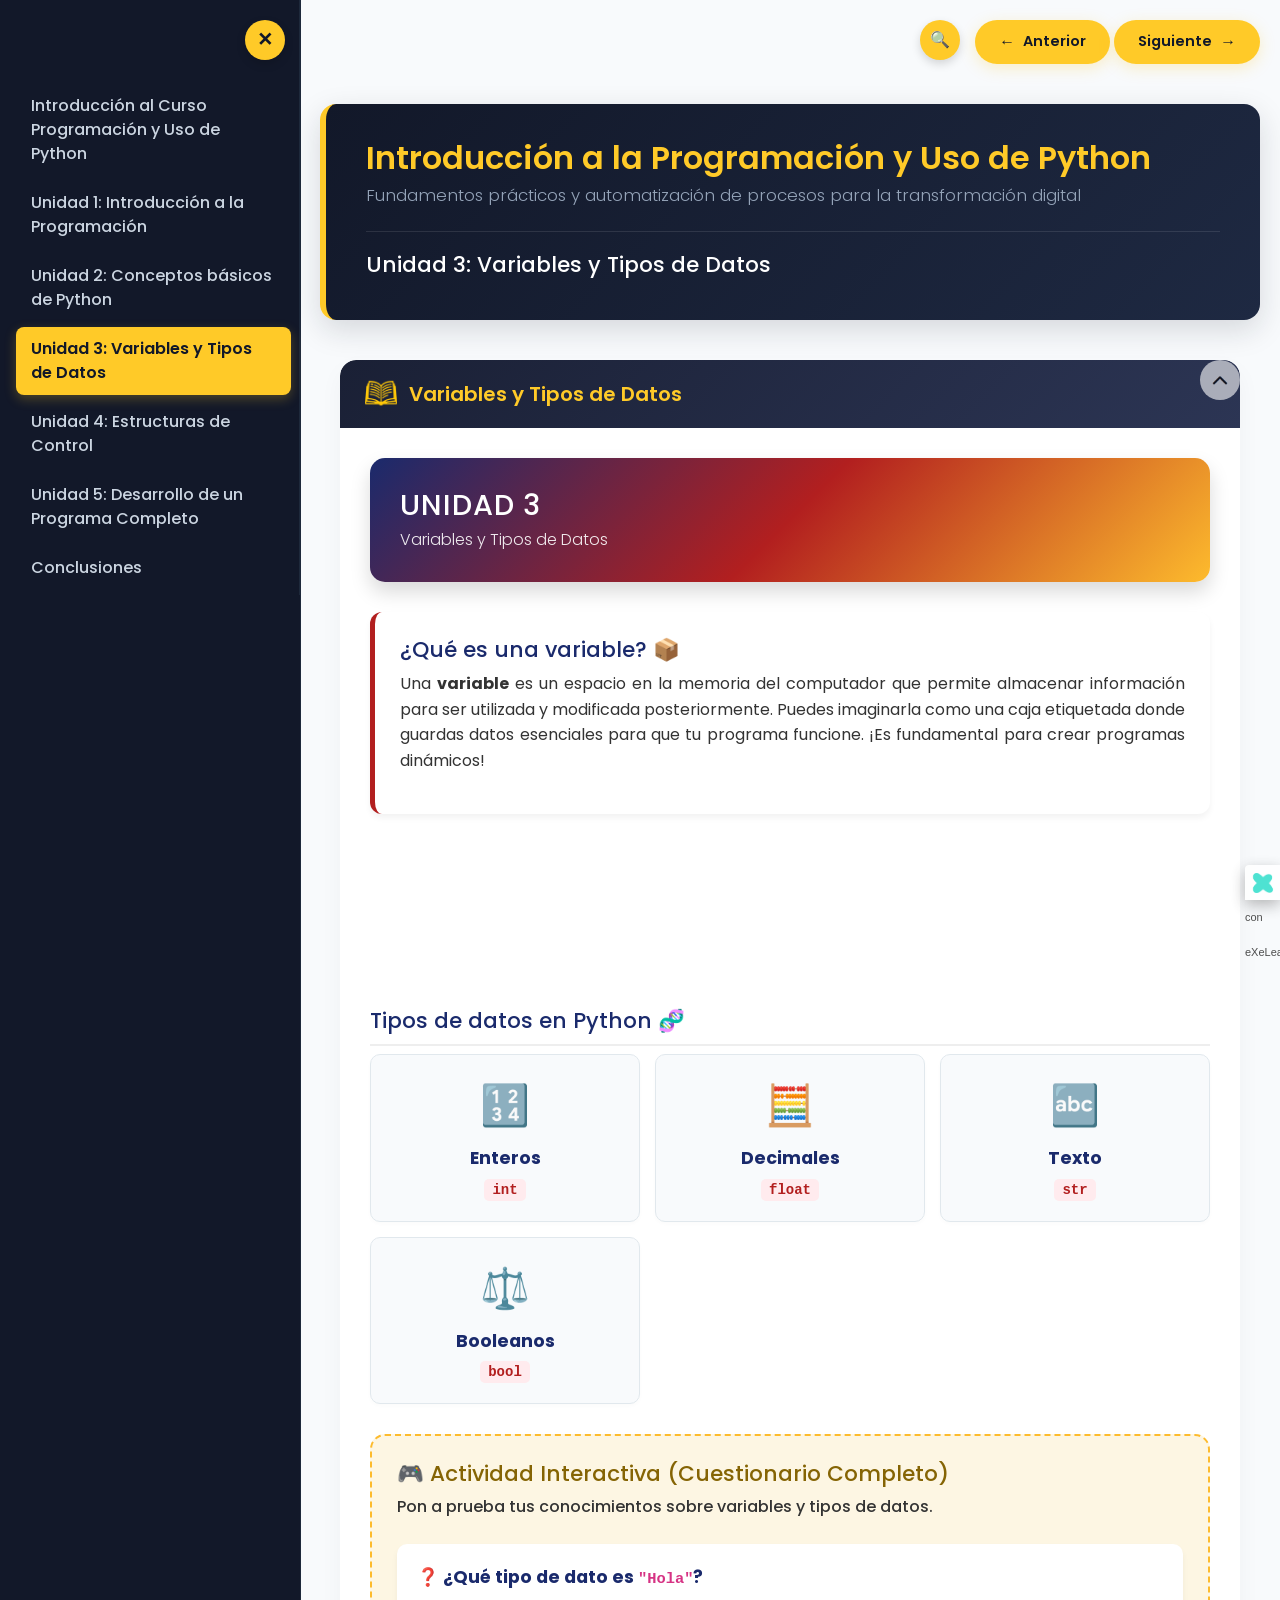
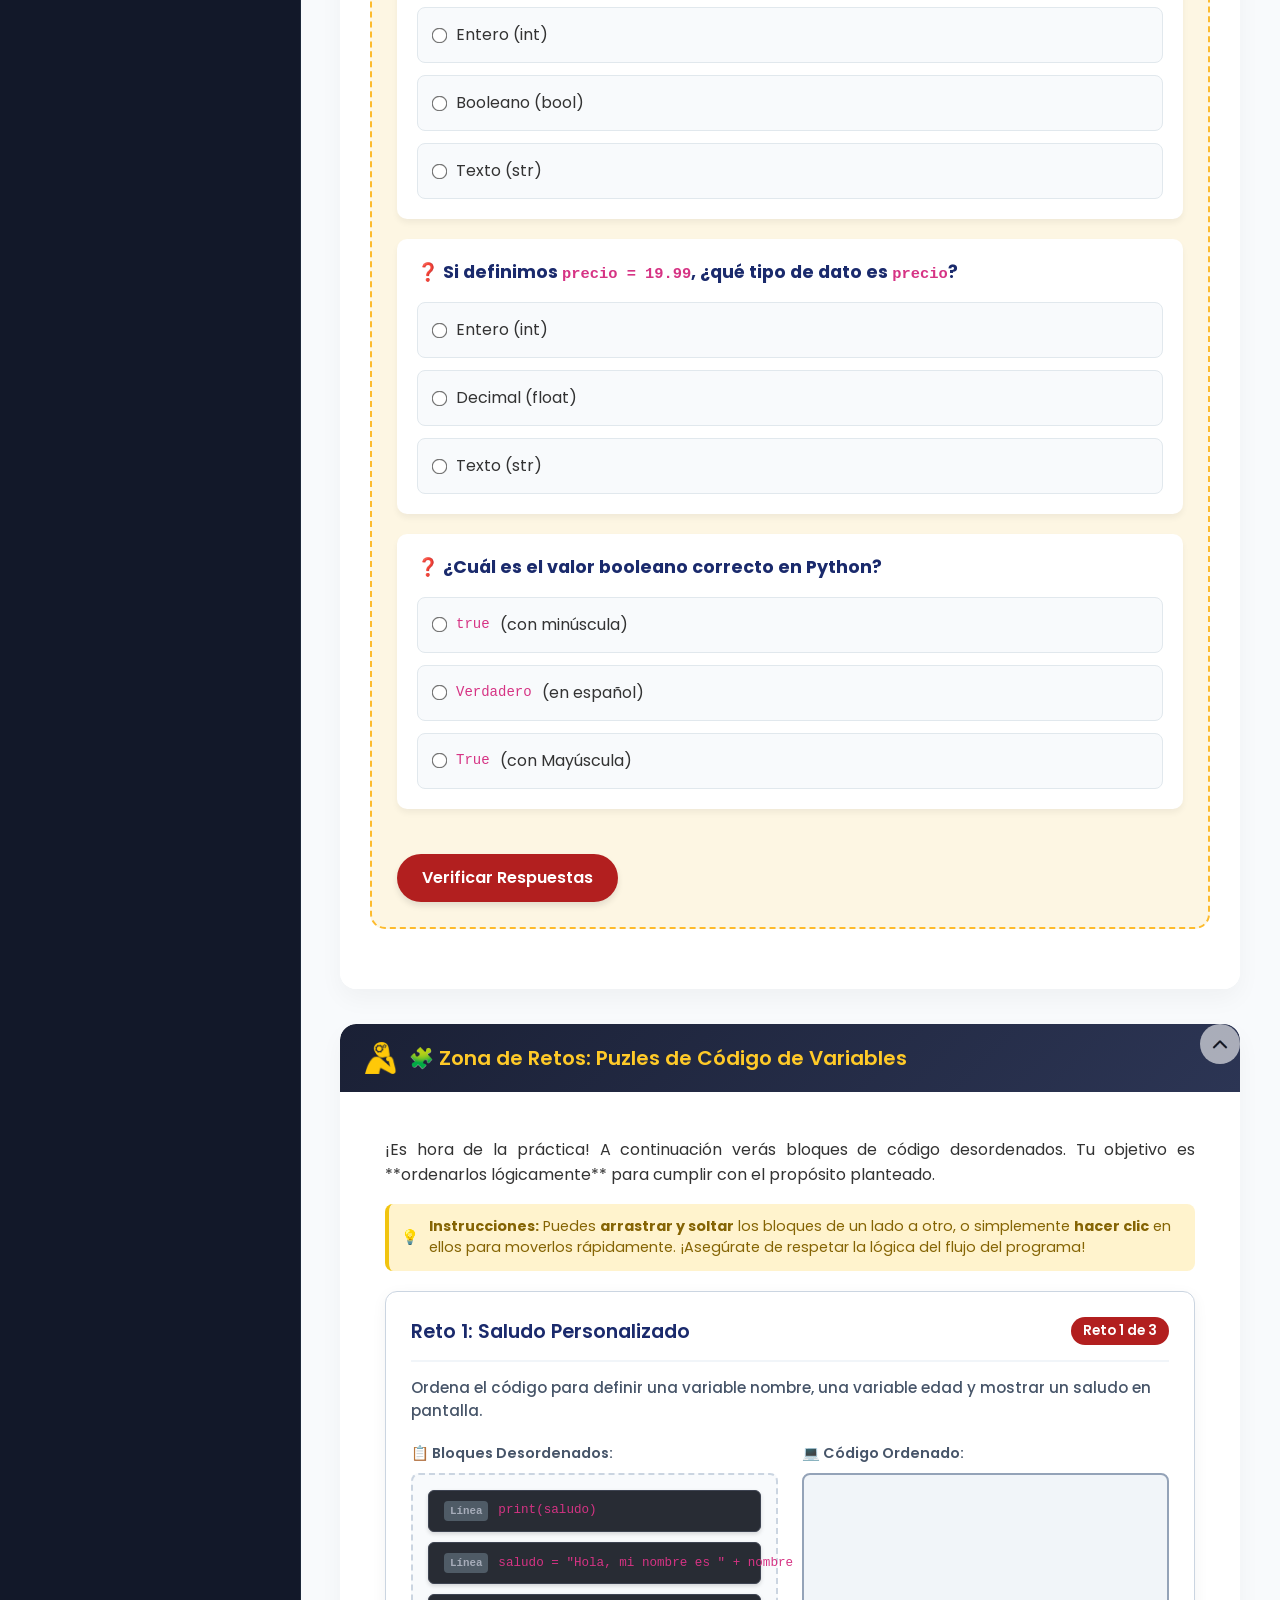
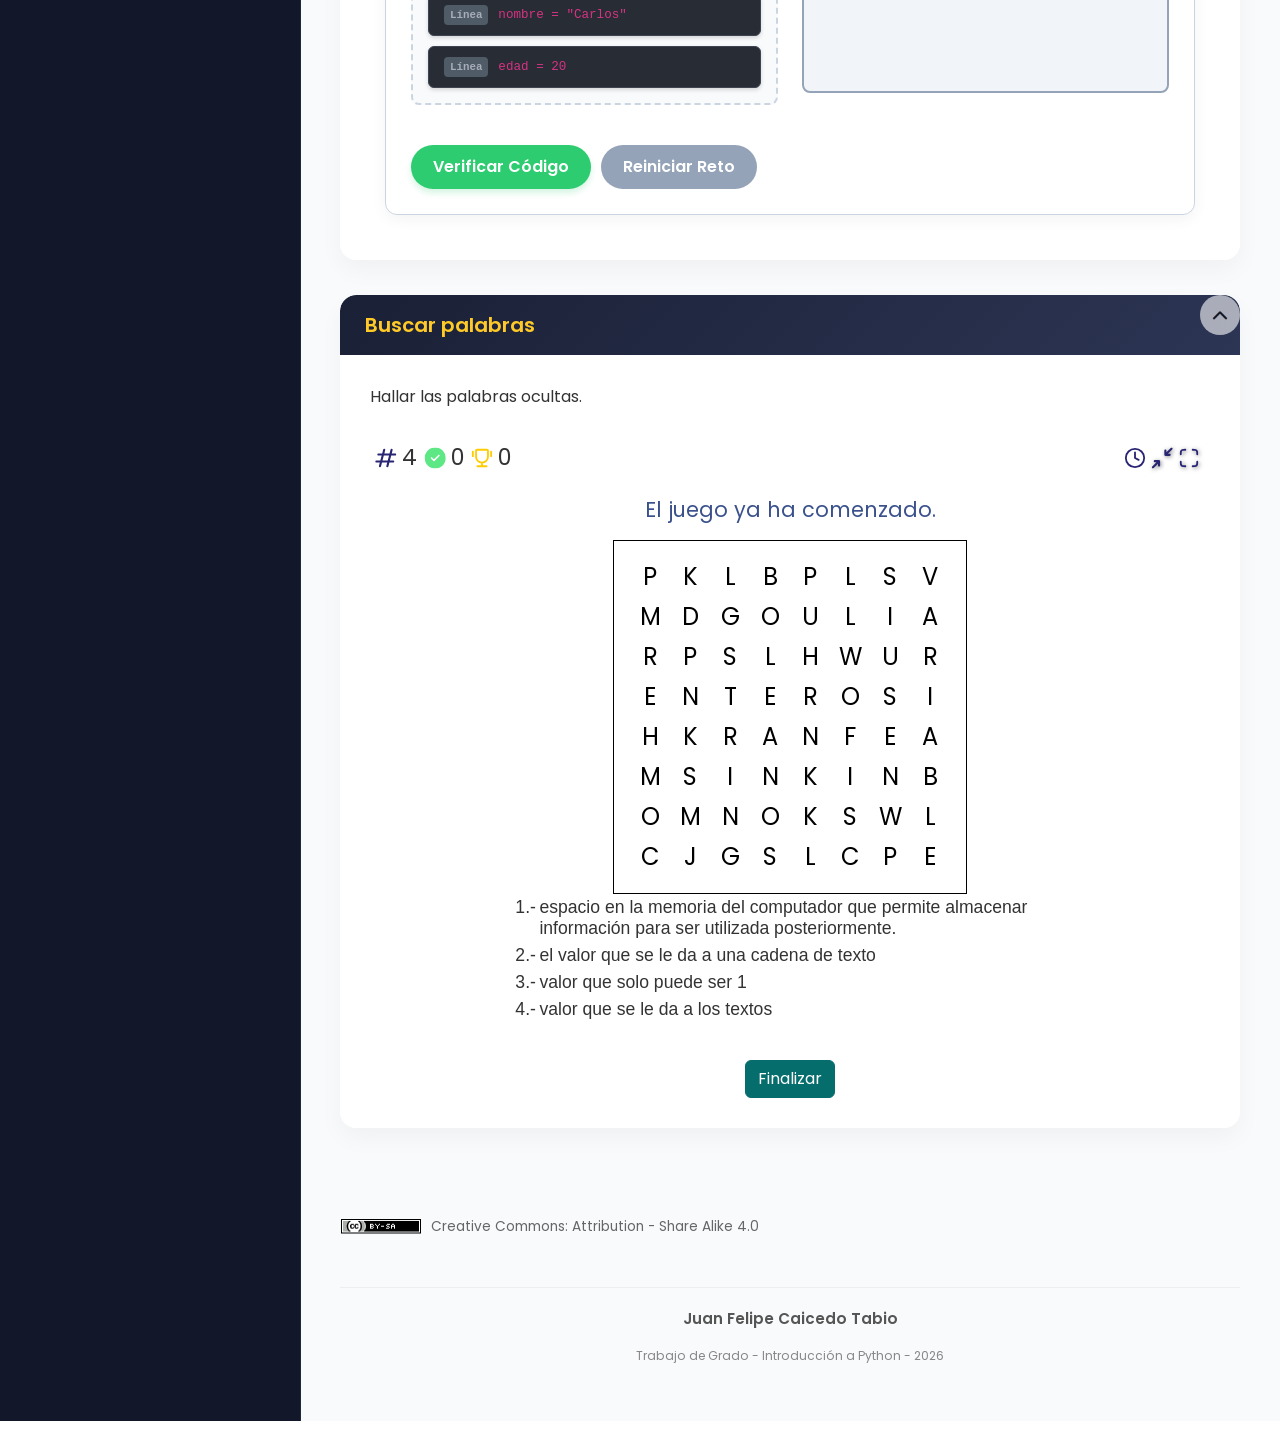
<file: html/unidad-3-variables-y-tipos-de-datos.html>
<!DOCTYPE html>
<html lang="es" id="exe-node-202603242032248604DP">
<head>
<meta charset="utf-8">
<meta name="generator" content="eXeLearning v3.0.2">
<meta name="viewport" content="width=device-width, initial-scale=1">
<link rel="license" type="text/html" href="https://creativecommons.org/licenses/by-sa/4.0/">
<title>Unidad 3: Variables y Tipos de Datos | Introducción a la Programación y Uso de Python</title>
<script>document.querySelector("html").classList.add("js");</script><script src="../libs/jquery/jquery.min.js"> </script><script src="../libs/common_i18n.js"> </script><script src="../libs/common.js"> </script><script src="../libs/exe_export.js"> </script><script src="../libs/bootstrap/bootstrap.bundle.min.js"> </script><link rel="stylesheet" href="../libs/bootstrap/bootstrap.min.css">
<script src="../idevices/text/text.js"> </script><script src="../idevices/word-search/word-search.js"> </script><link rel="stylesheet" href="../idevices/text/text.css">
<link rel="stylesheet" href="../idevices/word-search/word-search.css">
<link rel="stylesheet" href="../content/css/base.css">
<script src="../theme/style.js"> </script><link rel="stylesheet" href="../theme/style.css">
<link rel="icon" type="image/x-icon" href="../libs/favicon.ico">
<link href="https://fonts.googleapis.com/css2?family=Poppins:wght@300;400;600&amp;display=swap" rel="stylesheet">
<style>
    /* Tipografía Profesional */
    body {
        font-family: 'Poppins', sans-serif !important;
        color: #333;
    }

    /* Barra de progreso de lectura superior */
    #progress-container {
        position: fixed;
        top: 0;
        left: 0;
        width: 100%;
        height: 5px;
        background: transparent;
        z-index: 9999;
    }
    #progress-bar {
        height: 5px;
        background: linear-gradient(90deg, #2ecc71, #3498db);
        width: 0%;
    }

    /* Estilo de Tarjetas para los iDevices */
    .iDevice {
        border: none !important;
        box-shadow: 0 4px 15px rgba(0,0,0,0.1) !important;
        border-radius: 12px !important;
        overflow: hidden;
        margin-bottom: 30px !important;
        transition: transform 0.3s ease;
    }
    .iDevice:hover {
        transform: translateY(-5px);
    }

    /* Botones Modernos */
    .iDevice_button, .feedback-button {
        background-color: #3498db !important;
        border-radius: 25px !important;
        padding: 8px 20px !important;
        color: white !important;
        text-transform: uppercase;
        font-weight: 600;
        border: none !important;
    }
    /* Estilos para el Puzle de Código */
    .puzzle-pool {
        min-height: 220px;
        padding: 15px;
        display: flex;
        flex-direction: column;
        gap: 10px;
        border-radius: 8px;
        transition: background-color 0.2s ease, border-color 0.2s ease;
    }
    .code-block-puzzle {
        background-color: #282c34;
        color: #abb2bf;
        font-family: 'Courier New', Courier, monospace;
        font-size: 0.9em;
        padding: 10px 15px;
        border: 1px solid #3e4452;
        border-radius: 6px;
        cursor: grab;
        user-select: none;
        display: flex;
        align-items: center;
        justify-content: flex-start;
        gap: 10px;
        transition: transform 0.2s ease, border-color 0.2s ease, box-shadow 0.2s ease;
        box-shadow: 0 2px 4px rgba(0,0,0,0.15);
    }
    .code-block-puzzle:hover {
        border-color: #61afef;
        transform: translateY(-2px);
        box-shadow: 0 4px 8px rgba(0,0,0,0.25);
    }
    .code-block-puzzle:active {
        cursor: grabbing;
    }
    .code-block-puzzle.dragging {
        opacity: 0.4;
        border: 2px dashed #61afef;
        background-color: #21252b;
    }
    .dragover {
        background-color: #e2e8f0 !important;
        border-color: #3498db !important;
    }
    .puzzle-indent-1 {
        padding-left: 35px !important;
    }
    .puzzle-indent-2 {
        padding-left: 55px !important;
    }
    .puzzle-badge {
        background: #4f5b66;
        color: #a7adba;
        font-size: 0.75em;
        padding: 2px 6px;
        border-radius: 4px;
        font-weight: bold;
    }
</style>
</head>
<body class="exe-export exe-web-site" lang="es">
<script>document.body.className+=" js"</script><div class="exe-content exe-export pre-js siteNav-hidden"> <nav id="siteNav"> <ul> <li> <a href="../index.html" class="main-node no-ch">Introducción al Curso Programación y Uso de Python </a>
</li>
<li> <a href="../html/unidad-1-introduccion-a-la-programacion.html" class="no-ch">Unidad 1: Introducción a la Programación</a>
</li>
<li> <a href="../html/unidad-2-conceptos-basicos-de-python.html" class="no-ch">Unidad 2: Conceptos básicos de Python</a>
</li>
<li class="active"> <a href="../html/unidad-3-variables-y-tipos-de-datos.html" class="active no-ch">Unidad 3: Variables y Tipos de Datos</a>
</li>
<li> <a href="../html/unidad-4-estructuras-de-control.html" class="no-ch">Unidad 4: Estructuras de Control</a>
</li>
<li> <a href="../html/unidad-5-desarrollo-de-un-programa-completo.html" class="no-ch">Unidad 5: Desarrollo de un Programa Completo</a>
</li>
<li> <a href="../html/conclusiones-y-zona-de-retos.html" class="no-ch">Conclusiones</a>
</li>
</ul></nav><main id="202603242032248604DP" class="page"> <header id="header-202603242032248604DP" class="main-header"> <div class="package-header">
<h1 class="package-title">Introducción a la Programación y Uso de Python</h1>
<p class="package-subtitle">Fundamentos prácticos y automatización de procesos para la transformación digital</p>
</div>
<div class="page-header"><h2 class="page-title">Unidad 3: Variables y Tipos de Datos</h2></div></header><div id="page-content-202603242032248604DP" class="page-content"> <article id="20260330143721551J97" class="box"> <header class="box-head"> <div class="box-icon exe-icon"> <img src="../theme/icons/book.png" alt="">
</div>
<h1 class="box-title">Variables y Tipos de Datos</h1>
<button class="box-toggle box-toggle-on" title="Ocultar/Mostrar contenido"> <span>Ocultar/Mostrar contenido</span></button></header><div class="box-content"> <div id="20260330143721548JGW" class="idevice_node text" data-idevice-path="../idevices/text/" data-idevice-type="text" data-idevice-component-type="json"><div class="exe-text-template"><div class="textIdeviceContent">
            <div class="exe-text-activity">
                <div><style>
    /* Definición de Keyframes */
    @keyframes fadeInSlideUp {
      from {
        opacity: 0;
        transform: translateY(20px);
      }
      to {
        opacity: 1;
        transform: translateY(0);
      }
    }

    @keyframes subtlePulse {
      0% {
        box-shadow: 0 5px 15px rgba(0,0,0,0.3);
      }
      50% {
        box-shadow: 0 8px 25px rgba(178, 31, 31, 0.4);
      }
      100% {
        box-shadow: 0 5px 15px rgba(0,0,0,0.3);
      }
    }

    /* Clases de Animación */
    .fade-in-section {
      animation: fadeInSlideUp 0.8s ease-out forwards;
      opacity: 0; /* Estado inicial */
    }

    .code-pulse {
      animation: subtlePulse 3s infinite ease-in-out;
    }

    /* Efectos de Hover para Interactividad */
    .quiz-card label:hover {
      background-color: #f1f5f9 !important;
      border-color: #b21f1f !important;
      transform: translateX(5px);
      transition: all 0.3s ease;
    }

    .data-type-card:hover {
      transform: translateY(-5px);
      box-shadow: 0 8px 15px rgba(0,0,0,0.1) !important;
      transition: all 0.3s ease;
    }
  </style>
<div class="main-wrapper" style="font-family: 'Poppins', sans-serif; color: #333; max-width: 900px; margin: auto;">
<div class="fade-in-section" style="background: linear-gradient(135deg, #1a2a6c 0%, #b21f1f 50%, #fdbb2d 100%); color: white; padding: 30px; border-radius: 15px; margin-bottom: 30px; box-shadow: 0 10px 20px rgba(0,0,0,0.15); animation-delay: 0.1s;">
<h1 style="margin: 0; font-size: 1.8em; letter-spacing: 1px;">UNIDAD 3</h1>
<p style="margin: 5px 0 0; opacity: 0.9; font-weight: 300;">Variables y Tipos de Datos</p>
</div>
<div class="fade-in-section" style="background: #ffffff; padding: 25px; border-radius: 12px; border-left: 5px solid #b21f1f; box-shadow: 0 4px 6px rgba(0,0,0,0.05); margin-bottom: 30px; animation-delay: 0.3s;">
<h3 style="color: #1a2a6c; margin-top: 0;">¿Qué es una variable? 📦</h3>
<p style="text-align: justify; line-height: 1.6;">Una <strong>variable</strong> es un espacio en la memoria del computador que permite almacenar información para ser utilizada y modificada posteriormente. Puedes imaginarla como una caja etiquetada donde guardas datos esenciales para que tu programa funcione. ¡Es fundamental para crear programas dinámicos!</p>
</div>
<div class="fade-in-section code-pulse" style="background-color: #1e1e1e; border-radius: 10px; padding: 20px; box-shadow: 0 5px 15px rgba(0,0,0,0.3); margin-bottom: 30px; position: relative; animation-delay: 0.5s;">
<div style="display: flex; gap: 8px; margin-bottom: 15px;">
<div style="width: 12px; height: 12px; background: #ff5f56; border-radius: 50%;"><br></div>
<div style="width: 12px; height: 12px; background: #ffbd2e; border-radius: 50%;"><br></div>
<div style="width: 12px; height: 12px; background: #27c93f; border-radius: 50%;"><br></div>
</div>
<code style="color: #d4d4d4; font-family: 'Courier New', Courier, monospace; line-height: 1.6; display: block;">
      <span style="color: #6a9955;"># Asignación de valores a variables</span><br>
      <span style="color: #9cdcfe;">nombre</span> = <span style="color: #ce9178;">"Juan"</span><br>
      <span style="color: #9cdcfe;">edad</span> = <span style="color: #b5cea8;">18</span>
    </code></div>
<h3 class="fade-in-section" style="color: #1a2a6c; border-bottom: 2px solid #eee; padding-bottom: 10px; animation-delay: 0.7s;">Tipos de datos en Python 🧬</h3>
<div class="fade-in-section" style="display: grid; grid-template-columns: repeat(auto-fit, minmax(200px, 1fr)); gap: 15px; margin-bottom: 30px; animation-delay: 0.8s;">
<div class="data-type-card" style="background: #f8fafc; padding: 20px 15px; border-radius: 10px; border: 1px solid #e1e8ed; text-align: center; box-shadow: 0 2px 4px rgba(0,0,0,0.02);">
<div style="font-size: 2.5em; margin-bottom: 10px;">🔢</div>
<strong style="color: #1a2a6c; display: block; font-size: 1.1em; margin-bottom: 5px;">Enteros</strong> <code style="background: #ffebee; color: #b21f1f; padding: 3px 8px; border-radius: 5px; font-weight: bold;">int</code></div>
<div class="data-type-card" style="background: #f8fafc; padding: 20px 15px; border-radius: 10px; border: 1px solid #e1e8ed; text-align: center; box-shadow: 0 2px 4px rgba(0,0,0,0.02);">
<div style="font-size: 2.5em; margin-bottom: 10px;">🧮</div>
<strong style="color: #1a2a6c; display: block; font-size: 1.1em; margin-bottom: 5px;">Decimales</strong> <code style="background: #ffebee; color: #b21f1f; padding: 3px 8px; border-radius: 5px; font-weight: bold;">float</code></div>
<div class="data-type-card" style="background: #f8fafc; padding: 20px 15px; border-radius: 10px; border: 1px solid #e1e8ed; text-align: center; box-shadow: 0 2px 4px rgba(0,0,0,0.02);">
<div style="font-size: 2.5em; margin-bottom: 10px;">🔤</div>
<strong style="color: #1a2a6c; display: block; font-size: 1.1em; margin-bottom: 5px;">Texto</strong> <code style="background: #ffebee; color: #b21f1f; padding: 3px 8px; border-radius: 5px; font-weight: bold;">str</code></div>
<div class="data-type-card" style="background: #f8fafc; padding: 20px 15px; border-radius: 10px; border: 1px solid #e1e8ed; text-align: center; box-shadow: 0 2px 4px rgba(0,0,0,0.02);">
<div style="font-size: 2.5em; margin-bottom: 10px;">⚖️</div>
<strong style="color: #1a2a6c; display: block; font-size: 1.1em; margin-bottom: 5px;">Booleanos</strong> <code style="background: #ffebee; color: #b21f1f; padding: 3px 8px; border-radius: 5px; font-weight: bold;">bool</code></div>
</div>
<div class="fade-in-section" style="background: #fdf6e3; border: 2px dashed #fdbb2d; padding: 25px; border-radius: 15px; margin-bottom: 30px; animation-delay: 1.0s;">
<h3 style="margin-top: 0; color: #856404;">🎮 Actividad Interactiva (Cuestionario Completo)</h3>
<p style="margin-bottom: 25px; font-weight: 500;">Pon a prueba tus conocimientos sobre variables y tipos de datos.</p>
<div class="quiz-container" style="display: flex; flex-direction: column; gap: 20px;">
<div class="quiz-card" style="background: #ffffff; padding: 20px; border-radius: 10px; box-shadow: 0 4px 6px rgba(0,0,0,0.05);">
<p style="font-size: 1.1em; color: #1a2a6c; font-weight: bold; margin-top: 0;">❓ ¿Qué tipo de dato es <code>"Hola"</code>?</p>
<div style="display: flex; flex-direction: column; gap: 12px; margin-top: 15px;"><label style="background: #f8fafc; padding: 15px; border-radius: 8px; border: 1px solid #e1e8ed; cursor: pointer; display: flex; align-items: center; gap: 10px; transition: all 0.3s ease;"> <input type="radio" name="pregunta_1" style="transform: scale(1.2);"> Entero (int) </label> <label style="background: #f8fafc; padding: 15px; border-radius: 8px; border: 1px solid #e1e8ed; cursor: pointer; display: flex; align-items: center; gap: 10px; transition: all 0.3s ease;"> <input type="radio" name="pregunta_1" style="transform: scale(1.2);"> Booleano (bool) </label> <label style="background: #f8fafc; padding: 15px; border-radius: 8px; border: 1px solid #e1e8ed; cursor: pointer; display: flex; align-items: center; gap: 10px; transition: all 0.3s ease;"> <input type="radio" name="pregunta_1" style="transform: scale(1.2);"> Texto (str) </label></div>
</div>
<div class="quiz-card" style="background: #ffffff; padding: 20px; border-radius: 10px; box-shadow: 0 4px 6px rgba(0,0,0,0.05);">
<p style="font-size: 1.1em; color: #1a2a6c; font-weight: bold; margin-top: 0;">❓ Si definimos <code>precio = 19.99</code>, ¿qué tipo de dato es <code>precio</code>?</p>
<div style="display: flex; flex-direction: column; gap: 12px; margin-top: 15px;"><label style="background: #f8fafc; padding: 15px; border-radius: 8px; border: 1px solid #e1e8ed; cursor: pointer; display: flex; align-items: center; gap: 10px; transition: all 0.3s ease;"> <input type="radio" name="pregunta_2" style="transform: scale(1.2);"> Entero (int) </label> <label style="background: #f8fafc; padding: 15px; border-radius: 8px; border: 1px solid #e1e8ed; cursor: pointer; display: flex; align-items: center; gap: 10px; transition: all 0.3s ease;"> <input type="radio" name="pregunta_2" style="transform: scale(1.2);"> Decimal (float) </label> <label style="background: #f8fafc; padding: 15px; border-radius: 8px; border: 1px solid #e1e8ed; cursor: pointer; display: flex; align-items: center; gap: 10px; transition: all 0.3s ease;"> <input type="radio" name="pregunta_2" style="transform: scale(1.2);"> Texto (str) </label></div>
</div>
<div class="quiz-card" style="background: #ffffff; padding: 20px; border-radius: 10px; box-shadow: 0 4px 6px rgba(0,0,0,0.05);">
<p style="font-size: 1.1em; color: #1a2a6c; font-weight: bold; margin-top: 0;">❓ ¿Cuál es el valor booleano correcto en Python?</p>
<div style="display: flex; flex-direction: column; gap: 12px; margin-top: 15px;"><label style="background: #f8fafc; padding: 15px; border-radius: 8px; border: 1px solid #e1e8ed; cursor: pointer; display: flex; align-items: center; gap: 10px; transition: all 0.3s ease;"> <input type="radio" name="pregunta_3" style="transform: scale(1.2);"> <code>true</code> (con minúscula) </label> <label style="background: #f8fafc; padding: 15px; border-radius: 8px; border: 1px solid #e1e8ed; cursor: pointer; display: flex; align-items: center; gap: 10px; transition: all 0.3s ease;"> <input type="radio" name="pregunta_3" style="transform: scale(1.2);"> <code>Verdadero</code> (en español) </label> <label style="background: #f8fafc; padding: 15px; border-radius: 8px; border: 1px solid #e1e8ed; cursor: pointer; display: flex; align-items: center; gap: 10px; transition: all 0.3s ease;"> <input type="radio" name="pregunta_3" style="transform: scale(1.2);"> <code>True</code> (con Mayúscula) </label></div>
</div>
<button id="btn-verificar-quiz" style="margin-top: 25px; background-color: #b21f1f; color: white; border: none; padding: 12px 25px; border-radius: 25px; font-weight: 600; cursor: pointer; transition: all 0.3s ease; box-shadow: 0 4px 6px rgba(0,0,0,0.1); width: fit-content; align-self: flex-start;">Verificar Respuestas</button>
<div id="quiz-feedback" style="margin-top: 20px; font-weight: 500; display: none; padding: 15px; border-radius: 8px; line-height: 1.5; font-size: 0.95em;"></div>
</div>
</div>
</div><p class="clearfix"></p></div>
            </div></div></div></div>
</div></article>

<!-- iDevice: Zona de Retos Puzles de Código -->
<article id="puzzle-box" class="box">
    <header class="box-head">
        <div class="box-icon exe-icon">
            <img src="../theme/icons/think.png" alt="">
        </div>
        <h1 class="box-title">🧩 Zona de Retos: Puzles de Código de Variables</h1>
        <button class="box-toggle box-toggle-on" title="Ocultar/Mostrar contenido"> <span>Ocultar/Mostrar contenido</span></button>
    </header>
    <div class="box-content">
        <div class="exe-text-template">
            <div style="font-family: 'Poppins', sans-serif; padding: 15px; max-width: 900px; margin: auto;">
                <p style="text-align: justify; line-height: 1.6;">
                    ¡Es hora de la práctica! A continuación verás bloques de código desordenados. Tu objetivo es **ordenarlos lógicamente** para cumplir con el propósito planteado.
                </p>
                <div style="font-size: 0.9em; color: #856404; background: #fff3cd; padding: 12px; border-radius: 8px; border-left: 4px solid #f1c40f; margin-bottom: 20px; display: flex; align-items: center; gap: 10px;">
                    <span>💡</span>
                    <span><strong>Instrucciones:</strong> Puedes <strong>arrastrar y soltar</strong> los bloques de un lado a otro, o simplemente <strong>hacer clic</strong> en ellos para moverlos rápidamente. ¡Asegúrate de respetar la lógica del flujo del programa!</span>
                </div>
                
                <!-- Contenedor del Juego -->
                <div id="game-wrapper" style="background: #ffffff; border: 1px solid #cbd5e1; border-radius: 12px; padding: 25px; box-shadow: 0 4px 15px rgba(0,0,0,0.05);">
                    <div style="display: flex; justify-content: space-between; align-items: center; margin-bottom: 15px; border-bottom: 2px solid #f1f5f9; padding-bottom: 15px;">
                        <h4 id="puzzle-title" style="margin: 0; color: #1a2a6c; font-weight: 600; font-size: 1.2em;">Reto 1: Saludo Personalizado</h4>
                        <span id="puzzle-step" style="background: #b21f1f; color: white; padding: 4px 12px; border-radius: 20px; font-size: 0.85em; font-weight: 600;">Reto 1 de 3</span>
                    </div>
                    <p id="puzzle-desc" style="font-size: 0.95em; color: #475569; margin-bottom: 20px; font-weight: 500; min-height: 40px;">Ordena el código para definir una variable nombre, una variable edad y mostrar un saludo en pantalla.</p>
                    
                    <div class="row" style="margin-bottom: 25px;">
                        <!-- Bloques Disponibles -->
                        <div class="col-md-6" style="margin-bottom: 15px;">
                            <span style="font-weight: 600; font-size: 0.9em; color: #475569; display: block; margin-bottom: 8px;">📋 Bloques Desordenados:</span>
                            <div id="blocks-source" class="puzzle-pool" style="background: #f8fafc; border: 2px dashed #cbd5e1; border-radius: 8px; padding: 15px; min-height: 220px; display: flex; flex-direction: column; gap: 10px;">
                                <!-- Se llenará dinámicamente -->
                            </div>
                        </div>
                        
                        <!-- Solución -->
                        <div class="col-md-6" style="margin-bottom: 15px;">
                            <span style="font-weight: 600; font-size: 0.9em; color: #475569; display: block; margin-bottom: 8px;">💻 Código Ordenado:</span>
                            <div id="blocks-solution" class="puzzle-pool" style="background: #f1f5f9; border: 2px solid #94a3b8; border-radius: 8px; padding: 15px; min-height: 220px; display: flex; flex-direction: column; gap: 10px;">
                                <!-- Se llenará dinámicamente -->
                            </div>
                        </div>
                    </div>
                    
                    <div style="display: flex; gap: 10px; align-items: center; flex-wrap: wrap;">
                        <button id="btn-verificar-puzzle" style="background-color: #2ecc71; color: white; border: none; padding: 10px 22px; border-radius: 25px; font-weight: 600; cursor: pointer; transition: all 0.3s ease; box-shadow: 0 4px 6px rgba(46, 204, 113, 0.2);">Verificar Código</button>
                        <button id="btn-reiniciar-puzzle" style="background-color: #94a3b8; color: white; border: none; padding: 10px 22px; border-radius: 25px; font-weight: 600; cursor: pointer; transition: all 0.3s ease;">Reiniciar Reto</button>
                        <button id="btn-siguiente-puzzle" style="background-color: #3498db; color: white; border: none; padding: 10px 22px; border-radius: 25px; font-weight: 600; cursor: pointer; display: none; transition: all 0.3s ease; box-shadow: 0 4px 6px rgba(52, 152, 219, 0.2);">Siguiente Reto 🎉</button>
                    </div>
                    
                    <div id="puzzle-feedback" style="margin-top: 20px; font-weight: 500; padding: 15px; border-radius: 8px; display: none; line-height: 1.5;"></div>
                </div>
            </div>
        </div>
    </div>
</article>

<article id="202603301445576354HK" class="box"> <header class="box-head no-icon"> <h1 class="box-title">Buscar palabras</h1>
<button class="box-toggle box-toggle-on" title="Ocultar/Mostrar contenido"> <span>Ocultar/Mostrar contenido</span></button></header><div class="box-content"> <div id="20260330144557632HYV" class="idevice_node word-search" data-idevice-path="../idevices/word-search/" data-idevice-type="word-search"><div class="sopa-IDevice">
        <div class="game-evaluation-ids js-hidden" data-id="20260330144557632HYV" data-evaluationb="false" data-evaluationid="20260325010319SJDVSU"></div>
                <div class="sopa-version js-hidden">2</div>
                 <div class="sopa-instructions"><p>Hallar las palabras ocultas.</p></div>
                <div class="sopa-feedback-game"></div>              
                <div class="sopa-DataGame js-hidden">%E9%B0%E6%EB%E2%F7%D5%F3%FF%F7%B0%A8%B0%C1%FD%E2%F3%B0%BE%B0%FB%FC%E1%E6%E0%E7%F1%E6%FB%FD%FC%E1%B0%A8%B0%AE%E2%AC%DA%F3%FE%FE%F3%E0%B2%FE%F3%E1%B2%E2%F3%FE%F3%F0%E0%F3%E1%B2%FD%F1%E7%FE%E6%F3%E1%BC%AE%BD%E2%AC%B0%BE%B0%E1%FA%FD%E5%DF%FB%FC%FB%FF%FB%E8%F7%B0%A8%F4%F3%FE%E1%F7%BE%B0%FB%E6%FB%FC%F7%E0%F3%E0%EB%B0%A8%E9%B0%E1%FA%FD%E5%D1%FE%E7%F7%B0%A8%F4%F3%FE%E1%F7%BE%B0%F1%FE%E7%F7%D5%F3%FF%F7%B0%A8%B0%B0%BE%B0%E2%F7%E0%F1%F7%FC%E6%F3%F5%F7%D1%FE%E7%F7%B0%A8%A6%A2%BE%B0%E1%FA%FD%E5%D1%FD%F6%F7%D3%F1%F1%F7%E1%E1%B0%A8%F4%F3%FE%E1%F7%BE%B0%F1%FD%F6%F7%D3%F1%F1%F7%E1%E1%B0%A8%B0%B0%BE%B0%FF%F7%E1%E1%F3%F5%F7%D1%FD%F6%F7%D3%F1%F1%F7%E1%E1%B0%A8%B0%B0%EF%BE%B0%E5%FD%E0%F6%E1%D5%F3%FF%F7%B0%A8%C9%E9%B0%E5%FD%E0%F6%B0%A8%B0%C4%F3%E0%FB%F3%F0%FE%F7%B0%BE%B0%F6%F7%F4%FB%FC%FB%E6%FB%FD%FC%B0%A8%B0%F7%E1%E2%F3%F1%FB%FD%B2%F7%FC%B2%FE%F3%B2%FF%F7%FF%FD%E0%FB%F3%B2%F6%F7%FE%B2%F1%FD%FF%E2%E7%E6%F3%F6%FD%E0%B2%E3%E7%F7%B2%E2%F7%E0%FF%FB%E6%F7%B2%F3%FE%FF%F3%F1%F7%FC%F3%E0%B2%FB%FC%F4%FD%E0%FF%F3%F1%FBa%FC%B2%E2%F3%E0%F3%B2%E1%F7%E0%B2%E7%E6%FB%FE%FB%E8%F3%F6%F3%B2%E2%FD%E1%E6%F7%E0%FB%FD%E0%FF%F7%FC%E6%F7%BC%B0%BE%B0%EA%B0%A8%A2%BE%B0%EB%B0%A8%A2%BE%B0%F3%E7%E6%FA%FD%E0%B0%A8%B0%B0%BE%B0%F3%FE%E6%B0%A8%B0%B0%BE%B0%E7%E0%FE%B0%A8%B0%B0%BE%B0%F3%E7%F6%FB%FD%B0%A8%B0%B0%BE%B0%E2%F7%E0%F1%F7%FC%E6%F3%F5%F7%C1%FA%FD%E5%B0%A8%A3%A2%A2%EF%BE%E9%B0%E5%FD%E0%F6%B0%A8%B0%F7%FC%E6%F7%E0%FD%E1%B0%BE%B0%F6%F7%F4%FB%FC%FB%E6%FB%FD%FC%B0%A8%B0%F7%FE%B2%E4%F3%FE%FD%E0%B2%E3%E7%F7%B2%E1%F7%B2%FE%F7%B2%F6%F3%B2%F3%B2%E7%FC%F3%B2%F1%F3%F6%F7%FC%F3%B2%F6%F7%B2%E6%F7%EA%E6%FD%B0%BE%B0%EA%B0%A8%A2%BE%B0%EB%B0%A8%A2%BE%B0%F3%E7%E6%FA%FD%E0%B0%A8%B0%B0%BE%B0%F3%FE%E6%B0%A8%B0%B0%BE%B0%E7%E0%FE%B0%A8%B0%B0%BE%B0%F3%E7%F6%FB%FD%B0%A8%B0%B0%BE%B0%E2%F7%E0%F1%F7%FC%E6%F3%F5%F7%C1%FA%FD%E5%B0%A8%A3%A2%A2%EF%BE%E9%B0%E5%FD%E0%F6%B0%A8%B0%F0%FD%FE%F7%F3%FC%FD%E1%B0%BE%B0%F6%F7%F4%FB%FC%FB%E6%FB%FD%FC%B0%A8%B0%E4%F3%FE%FD%E0%B2%E3%E7%F7%B2%E1%FD%FE%FD%B2%E2%E7%F7%F6%F7%B2%E1%F7%E0%B2%A3%B2%B0%BE%B0%EA%B0%A8%A2%BE%B0%EB%B0%A8%A2%BE%B0%F3%E7%E6%FA%FD%E0%B0%A8%B0%B0%BE%B0%F3%FE%E6%B0%A8%B0%B0%BE%B0%E7%E0%FE%B0%A8%B0%B0%BE%B0%F3%E7%F6%FB%FD%B0%A8%B0%B0%BE%B0%E2%F7%E0%F1%F7%FC%E6%F3%F5%F7%C1%FA%FD%E5%B0%A8%A3%A2%A2%EF%BE%E9%B0%E5%FD%E0%F6%B0%A8%B0%E1%E6%E0%FB%FC%F5%B0%BE%B0%F6%F7%F4%FB%FC%FB%E6%FB%FD%FC%B0%A8%B0%E4%F3%FE%FD%E0%B2%E3%E7%F7%B2%E1%F7%B2%FE%F7%B2%F6%F3%B2%F3%B2%FE%FD%E1%B2%E6%F7%EA%E6%FD%E1%B0%BE%B0%EA%B0%A8%A2%BE%B0%EB%B0%A8%A2%BE%B0%F3%E7%E6%FA%FD%E0%B0%A8%B0%B0%BE%B0%F3%FE%E6%B0%A8%B0%B0%BE%B0%E7%E0%FE%B0%A8%B0%B0%BE%B0%F3%E7%F6%FB%FD%B0%A8%B0%B0%BE%B0%E2%F7%E0%F1%F7%FC%E6%F3%F5%F7%C1%FA%FD%E5%B0%A8%A3%A2%A2%EF%CF%BE%B0%FB%E1%C1%F1%FD%E0%FF%B0%A8%A2%BE%B0%E6%F7%EA%E6%D0%E7%E6%E6%FD%FC%C1%F1%FD%E0%FF%B0%A8%B0%D5%E7%F3%E0%F6%F3%E0%B2%FE%F3%B2%E2%E7%FC%E6%E7%F3%F1%FBa%FC%B0%BE%B0%E0%F7%E2%F7%F3%E6%D3%F1%E6%FB%E4%FB%E6%EB%B0%A8%E6%E0%E7%F7%BE%B0%E5%F7%FB%F5%FA%E6%F7%F6%B0%A8%A3%A2%A2%BE%B0%E6%F7%EA%E6%D4%F7%F7%F6%D0%F3%F1%F9%B0%A8%B0%B0%BE%B0%E6%F7%EA%E6%D3%F4%E6%F7%E0%B0%A8%B0%B0%BE%B0%F4%F7%F7%F6%D0%F3%F1%F9%B0%A8%F4%F3%FE%E1%F7%BE%B0%E2%F7%E0%F1%F7%FC%E6%F3%F8%F7%D4%D0%B0%A8%A3%A2%A2%BE%B0%E4%F7%E0%E1%FB%FD%FC%B0%A8%A3%BE%B0%E2%F7%E0%F1%F7%FC%E6%F3%F8%F7%C3%E7%F7%E1%E6%FB%FD%FC%E1%B0%A8%A3%A2%A2%BE%B0%E6%FB%FF%F7%B0%A8%A2%BE%B0%F6%FB%F3%F5%FD%FC%F3%FE%E1%B0%A8%F4%F3%FE%E1%F7%BE%B0%E0%F7%E4%F7%E0%E1%F7%E1%B0%A8%F4%F3%FE%E1%F7%BE%B0%E1%FA%FD%E5%C0%F7%E1%FD%FE%E4%F7%B0%A8%E6%E0%E7%F7%BE%B0%F7%E4%F3%FE%E7%F3%E6%FB%FD%FC%B0%A8%F4%F3%FE%E1%F7%BE%B0%F7%E4%F3%FE%E7%F3%E6%FB%FD%FC%DB%D6%B0%A8%B0%A0%A2%A0%A4%A2%A1%A0%A7%A2%A3%A2%A1%A3%AB%C1%D8%D6%C4%C1%C7%B0%BE%B0%FB%F6%B0%A8%B0%A0%A2%A0%A4%A2%A1%A1%A2%A3%A6%A6%A7%A7%A5%A4%A1%A0%DA%CB%C4%B0%BE%B0%FF%E1%F5%E1%B0%A8%E9%B0%FF%E1%F5%C0%F7%E2%FE%EB%B0%A8%B0%C0%F7%E1%E2%FD%FC%F6%F7%E0%B0%BE%B0%FF%E1%F5%D7%FC%E6%F7%E0%D1%FD%F6%F7%B0%A8%B0%DB%FC%E6%E0%FD%F6%E7%E8%F1%F3%B2%F7%FE%B2%F1a%F6%FB%F5%FD%B2%F6%F7%B2%F3%F1%F1%F7%E1%FD%B0%BE%B0%FF%E1%F5%D7%E0%E0%FD%E0%D1%FD%F6%F7%B0%A8%B0%D7%FE%B2%F1a%F6%FB%F5%FD%B2%F6%F7%B2%F3%F1%F1%F7%E1%FD%B2%FC%FD%B2%F7%E1%B2%F1%FD%E0%E0%F7%F1%E6%FD%B0%BE%B0%FF%E1%F5%D1%FE%E7%F7%B0%A8%B03%D5%F7%FC%FB%F3%FE%B3%B2%DE%F3%B2%E2%FB%E1%E6%F3%B2%F7%E1%A8%B0%BE%B0%FF%E1%F5%D1%FD%F6%F7%D3%F1%F1%F7%E1%E1%B0%A8%B0%D1a%F6%FB%F5%FD%B2%F6%F7%B2%F3%F1%F1%F7%E1%FD%B0%BE%B0%FF%E1%F5%C2%FE%F3%EB%C1%E6%F3%E0%E6%B0%A8%B0%C2%E7%FE%E1%F7%B2%F3%E3%E7%7F%B2%E2%F3%E0%F3%B2%F8%E7%F5%F3%E0%B0%BE%B0%FF%E1%F5%DA%FB%E6%E1%B0%A8%B0%D3%F1%FB%F7%E0%E6%FD%E1%B0%BE%B0%FF%E1%F5%C1%F1%FD%E0%F7%B0%A8%B0%C2%E7%FC%E6%E7%F3%F1%FBa%FC%B0%BE%B0%FF%E1%F5%C5%F7%FB%F5%FA%E6%B0%A8%B0%C2%F7%E1%FD%B0%BE%B0%FF%E1%F5%DF%FB%FC%FB%FF%FB%E8%F7%B0%A8%B0%DF%FB%FC%FB%FF%FB%E8%F3%E0%B0%BE%B0%FF%E1%F5%DF%F3%EA%FB%FF%FB%E8%F7%B0%A8%B0%DF%F3%EA%FB%FF%FB%E8%F3%E0%B0%BE%B0%FF%E1%F5%C6%FB%FF%F7%B0%A8%B0%DE%7F%FF%FB%E6%F7%B2%F6%F7%B2%E6%FB%F7%FF%E2%FD%B2%BA%FF%FF%A8%E1%E1%BB%B0%BE%B0%FF%E1%F5%D4%E7%FE%FE%C1%F1%E0%F7%F7%FC%B0%A8%B0%C2%F3%FC%E6%F3%FE%FE%F3%B2%D1%FD%FF%E2%FE%F7%E6%F3%B0%BE%B0%FF%E1%F5%D7%EA%FB%E6%D4%E7%FE%FE%C1%F1%E0%F7%F7%FC%B0%A8%B0%C1%F3%FE%FB%E0%B2%F6%F7%FE%B2%FF%FD%F6%FD%B2%E2%F3%FC%E6%F3%FE%FE%F3%B2%F1%FD%FF%E2%FE%F7%E6%F3%B0%BE%B0%FF%E1%F5%DC%E7%FF%C3%E7%F7%E1%E6%FB%FD%FC%E1%B0%A8%B0%DCh%FF%F7%E0%FD%B2%F6%F7%B2%E2%E0%F7%F5%E7%FC%E6%F3%E1%B0%BE%B0%FF%E1%F5%DC%FD%DB%FF%F3%F5%F7%B0%A8%B0%C2%E0%F7%F5%E7%FC%E6%F3%B2%E1%FB%FC%B2%FB%FFs%F5%F7%FC%F7%E1%B0%BE%B0%FF%E1%F5%C1%E7%F1%F1%F7%E1%E1%F7%E1%B0%A8%B03%D1%FD%E0%E0%F7%F1%E6%FD%B3%B2%EE%B23%D7%EA%F1%F7%FE%F7%FC%E6%F7%B3%B2%EE%B23%D5%F7%FC%FB%F3%FE%B3%B2%EE%B23%DF%E7%EB%B2%F0%FB%F7%FC%B3%B2%EE%B23%C2%F7%E0%F4%F7%F1%E6%FD%B3%B0%BE%B0%FF%E1%F5%D4%F3%FB%FE%E7%E0%F7%E1%B0%A8%B03%DC%FD%B2%F7%E0%F3%B2%F7%E1%FD%B3%B2%EE%B23%DB%FC%F1%FD%E0%E0%F7%F1%E6%FD%B3%B2%EE%B23%DC%FD%B2%F7%E1%B2%F1%FD%E0%E0%F7%F1%E6%FD%B3%B2%EE%B23%DE%FD%B2%E1%F7%FC%E6%FB%FF%FD%E1%B3%B2%EE%B23%D7%E0%E0%FD%E0%B3%B0%BE%B0%FF%E1%F5%C6%E0%EB%D3%F5%F3%FB%FC%B0%A8%B0%DC%F7%F1%F7%E1%FB%E6%F3%E1%B2%F3%FE%B2%FF%F7%FC%FD%E1%B2%B7%E1%B7%B2%F6%F7%B2%E0%F7%E1%E2%E7%F7%E1%E6%F3%E1%B2%F1%FD%E0%E0%F7%F1%E6%F3%E1%B2%E2%F3%E0%F3%B2%FD%F0%E6%F7%FC%F7%E0%B2%FE%F3%B2%FB%FC%F4%FD%E0%FF%F3%F1%FBa%FC%BC%B2%DB%FC%E6%7B%FC%E6%F3%FE%FD%B2%F6%F7%B2%FC%E7%F7%E4%FD%BC%B0%BE%B0%FF%E1%F5%C1%F1%FD%E0%F7%C1%F1%FD%E0%FF%B0%A8%B0%DE%F3%B2%E2%E7%FC%E6%E7%F3%F1%FBa%FC%B2%FC%FD%B2%E1%F7%B2%E2%E7%F7%F6%F7%B2%F5%E7%F3%E0%F6%F3%E0%B2%E2%FD%E0%E3%E7%F7%B2%F7%E1%E6%F3%B2%E2s%F5%FB%FC%F3%B2%FC%FD%B2%F4%FD%E0%FF%F3%B2%E2%F3%E0%E6%F7%B2%B2%F6%F7%B2%E7%FC%B2%E2%F3%E3%E7%F7%E6%F7%B2%C1%D1%DD%C0%DF%BC%B0%BE%B0%FF%E1%F5%DD%FC%FE%EB%C1%F3%E4%F7%C1%F1%FD%E0%F7%B0%A8%B03%C1%FD%FE%FD%B2%E2%E7%F7%F6%F7%B2%F5%E7%F3%E0%F6%F3%E0%B2%FE%F3%B2%E2%E7%FC%E6%E7%F3%F1%FBa%FC%B2%E7%FC%F3%B2%E4%F7%E8%B3%B0%BE%B0%FF%E1%F5%DD%FC%FE%EB%C1%F3%E4%F7%B0%A8%B0%C1%FD%FE%FD%B2%E2%E7%F7%F6%F7%B2%F5%E7%F3%E0%F6%F3%E0%B2%E7%FC%F3%B2%E4%F7%E8%B0%BE%B0%FF%E1%F5%DB%FC%F4%FD%E0%FF%F3%E6%FB%FD%FC%B0%A8%B0%DB%FC%F4%FD%E0%FF%F3%F1%FBa%FC%B0%BE%B0%FF%E1%F5%DD%FC%FE%EB%C1%F3%E4%F7%D3%E7%E6%FD%B0%A8%B0%C1%E7%B2%E2%E7%FC%E6%E7%F3%F1%FBa%FC%B2%E1%F7%B2%F5%E7%F3%E0%F6%F3%E0s%B2%F6%F7%E1%E2%E7%7B%E1%B2%F6%F7%B2%F1%F3%F6%F3%B2%E2%E0%F7%F5%E7%FC%E6%F3%BC%B2%C1%FD%FE%FD%B2%E2%E7%F7%F6%F7%B2%F8%E7%F5%F3%E0%B2%E7%FC%F3%B2%E4%F7%E8%BC%B0%BE%B0%FF%E1%F5%C1%F3%E4%F7%D3%E7%E6%FD%B0%A8%B0%C1%E7%B2%E2%E7%FC%E6%E7%F3%F1%FBa%FC%B2%E1%F7%B2%F5%E7%F3%E0%F6%F3%E0s%B2%F3%E7%E6%FD%FFs%E6%FB%F1%F3%FF%F7%FC%E6%F7%B2%F6%F7%E1%E2%E7%7B%E1%B2%F6%F7%B2%F1%F3%F6%F3%B2%E2%E0%F7%F5%E7%FC%E6%F3%BC%B0%BE%B0%FF%E1%F5%C1%F7%E4%F7%E0%F3%FE%C1%F1%FD%E0%F7%B0%A8%B0%C2%E7%F7%F6%F7%B2%F5%E7%F3%E0%F6%F3%E0%B2%FE%F3%B2%E2%E7%FC%E6%E7%F3%F1%FBa%FC%B2%E6%F3%FC%E6%F3%E1%B2%E4%F7%F1%F7%E1%B2%F1%FD%FF%FD%B2%E3%E7%FB%F7%E0%F3%B0%BE%B0%FF%E1%F5%CB%FD%E7%DE%F3%E1%E6%C1%F1%FD%E0%F7%B0%A8%B0%DE%F3%B2h%FE%E6%FB%FF%F3%B2%E2%E7%FC%E6%E7%F3%F1%FBa%FC%B2%F5%E7%F3%E0%F6%F3%F6%F3%B2%F7%E1%B0%BE%B0%FF%E1%F5%D3%F1%E6%FB%E6%EB%D1%FD%FF%E2%FE%EB%B0%A8%B0%CB%F3%B2%FA%F3%B2%E0%F7%F3%FE%FB%E8%F3%F6%FD%B2%F7%E1%E6%F3%B2%F3%F1%E6%FB%E4%FB%F6%F3%F6%BC%B0%BE%B0%FF%E1%F5%C2%FE%F3%EB%C1%F7%E4%F7%E0%F3%FE%C6%FB%FF%F7%E1%B0%A8%B0%C2%E7%F7%F6%F7%B2%E0%F7%F3%FE%FB%E8%F3%E0%B2%F7%E1%E6%F3%B2%F3%F1%E6%FB%E4%FB%F6%F3%F6%B2%F1%E7%F3%FC%E6%F3%E1%B2%E4%F7%F1%F7%E1%B2%E3%E7%FB%F7%E0%F3%B0%BE%B0%FF%E1%F5%D1%FE%FD%E1%F7%B0%A8%B0%D1%F7%E0%E0%F3%E0%B0%BE%B0%FF%E1%F5%C2%FD%FB%FC%E6%E1%B0%A8%B0%E2%E7%FC%E6%FD%E1%B0%BE%B0%FF%E1%F5%D3%E7%F6%FB%FD%B0%A8%B0%D3%E7%F6%FB%FD%B0%BE%B0%FF%E1%F5%C5%FD%E0%F6%E1%D4%FB%FC%F6%B0%A8%B0%DA%F3%E1%B2%F7%FC%F1%FD%FC%E6%E0%F3%F6%FD%B2%E6%FD%F6%F3%E1%B2%FE%F3%E1%B2%E2%F3%FE%F3%F0%E0%F3%E1%BC%B2%C6%E7%B2%E2%E7%FC%E6%E7%F3%F1%FBa%FC%B2%F7%E1%B2%B7%E1%BC%B0%BE%B0%FF%E1%F5%D7%FC%F6%D5%F3%FF%F7%C1%F1%FD%E0%F7%B0%A8%B0%DB%FC%FB%F1%FB%F3%B2%F7%FE%B2%F8%E7%F7%F5%FD%BC%BC%BC%B0%BE%B0%FF%F5%E1%D5%F3%FF%F7%C1%E6%F3%E0%E6%B0%A8%B0%D7%FE%B2%F8%E7%F7%F5%FD%B2%EB%F3%B2%FA%F3%B2%F1%FD%FF%F7%FC%E8%F3%F6%FD%BC%B0%BE%B0%FF%E1%F5%CB%FD%E7%C1%F1%FD%E0%F7%B0%A8%B0%C2%E7%FC%E6%E7%F3%F1%FBa%FC%B0%BE%B0%FF%E1%F5%D7%FC%F6%C6%FB%FF%F7%B0%A8%B0%D3%F1%F3%F0a%B2%F7%FE%B2%E6%FB%F7%FF%E2%FD%B2%F6%F7%B2%F8%E7%F7%F5%FD%BC%B2%C6%E7%B2%E2%E7%FC%E6%E7%F3%F1%FBa%FC%B2%F7%E1%B2%B7%E1%BC%B0%BE%B0%FF%E1%F5%D7%FC%F6%B0%A8%B0%D4%FB%FC%F3%FE%FB%E8%F3%E0%B0%BE%B0%FF%E1%F5%D7%FC%F6%D5%F3%FF%F7%DF%B0%A8%B0%DA%F3%E1%B2%F1%FD%FF%E2%FE%F7%E6%F3%F6%FD%B2%F7%FE%B2%F8%E7%F7%F5%FD%BC%B2%C6%E7%B2%E2%E7%FC%E6%E7%F3%F1%FBa%FC%B2%F7%E1%B2%B7%E1%BC%B0%BE%B0%FF%E1%F5%C7%FC%F1%FD%FF%E2%FE%F7%E6%F7%F6%D3%F1%E6%FB%E4%FB%E6%EB%B0%A8%B0%D3%F1%E6%FB%E4%FB%F6%F3%F6%B2%FC%FD%B2%F1%FD%FF%E2%FE%F7%E6%F3%F6%F3%B0%BE%B0%FF%E1%F5%C1%E7%F1%F1%F7%E1%E1%F4%E7%FE%D3%F1%E6%FB%E4%FB%E6%EB%B0%A8%B0%D3%F1%E6%FB%E4%FB%F6%F3%F6%B2%E1%E7%E2%F7%E0%F3%F6%F3%BC%B2%C2%E7%FC%E6%E7%F3%F1%FBa%FC%A8%B2%B7%E1%B0%BE%B0%FF%E1%F5%C7%FC%E1%E7%F1%F1%F7%E1%E1%F4%E7%FE%D3%F1%E6%FB%E4%FB%E6%EB%B0%A8%B0%D3%F1%E6%FB%E4%FB%F6%F3%F6%B2%FC%FD%B2%E1%E7%E2%F7%E0%F3%F6%F3%BC%B2%C2%E7%FC%E6%E7%F3%F1%FBa%FC%A8%B2%B7%E1%B0%BE%B0%FF%E1%F5%DF%F3%FC%EB%C5%FD%E0%F6%B0%A8%B0%DB%FC%E6%F7%FC%E6%F3%B2%F1%FD%FC%B2%FF%F7%FC%FD%E1%B2%E2%F3%FE%F3%F0%E0%F3%E1%B0%BE%B0%FF%E1%F5%C6%EB%E2%F7%D5%F3%FF%F7%B0%A8%B0%D0%E7%E1%F1%F3%E0%B2%E2%F3%FE%F3%F0%E0%F3%E1%B0%EF%EF</div>
                
                
                
                <div class="sopa-bns js-hidden">Su navegador no es compatible con esta herramienta.</div>
                </div> </div>
</div></article>
</div></main><div class="nav-buttons"> <a href="../html/unidad-2-conceptos-basicos-de-python.html" title="Anterior" class="nav-button nav-button-left"> <span>Anterior</span></a><a href="../html/unidad-4-estructuras-de-control.html" title="Siguiente" class="nav-button nav-button-right"> <span>Siguiente</span></a>
</div>
<footer id="siteFooter"><div id="siteFooterContent"> <div id="packageLicense" class="cc cc-by-sa"> <p> <span class="license-label">Licencia: </span><a href="https://creativecommons.org/licenses/by-sa/4.0/" class="license">creative commons: attribution - share alike 4.0</a></p>
</div>
<div id="siteUserFooter"> <div>



<div id="progress-container">
    
<div id="progress-bar"></div>
</div>
<div style="text-align: center; padding: 20px; border-top: 1px solid #eee; margin-top: 50px;">
    
    
<p style="font-weight: 600; color: #555;">Juan Felipe Caicedo Tabio</p>
<p style="font-size: 0.8em; color: #888;">Trabajo de Grado - Introducción a Python - 2026</p>
</div>
<script>
    // Lógica para la barra de progreso al hacer scroll
    window.onscroll = function() {
        var winScroll = document.body.scrollTop || document.documentElement.scrollTop;
        var height = document.documentElement.scrollHeight - document.documentElement.clientHeight;
        var scrolled = (winScroll / height) * 100;
        document.getElementById("progress-bar").style.width = scrolled + "%";
    };

    // ==========================================
    // Lógica para validar el cuestionario teórico
    // ==========================================
    document.getElementById('btn-verificar-quiz').addEventListener('click', function() {
        var correctas = {
            'pregunta_1': 2, // "Texto (str)"
            'pregunta_2': 1, // "Decimal (float)"
            'pregunta_3': 2  // "True (con Mayúscula)"
        };
        
        var explicaciones = {
            'pregunta_1': 'En Python, las cadenas de texto (strings) se definen rodeando caracteres con comillas simples o dobles.',
            'pregunta_2': 'Los números que contienen una parte fraccionaria o decimal (como 19.99) pertenecen al tipo de dato flotante o decimal (float).',
            'pregunta_3': 'En Python, los valores booleanos distinguen mayúsculas y minúsculas; deben escribirse siempre con la primera letra en mayúscula: True y False.'
        };
        
        var totalPreguntas = 3;
        var aciertos = 0;
        var feedbackHTML = '';
        
        for (var key in correctas) {
            var inputs = document.getElementsByName(key);
            var respondida = false;
            var correctaIndex = correctas[key];
            
            // Restablecer estilos de etiquetas primero
            for (var i = 0; i < inputs.length; i++) {
                var label = inputs[i].parentNode;
                label.style.borderColor = '#e1e8ed';
                label.style.backgroundColor = '#f8fafc';
                label.style.color = '#333';
            }
            
            for (var i = 0; i < inputs.length; i++) {
                if (inputs[i].checked) {
                    respondida = true;
                    var selectedLabel = inputs[i].parentNode;
                    if (i === correctaIndex) {
                        aciertos++;
                        selectedLabel.style.borderColor = '#2ecc71';
                        selectedLabel.style.backgroundColor = '#e8f8f0';
                        selectedLabel.style.color = '#27ae60';
                        selectedLabel.style.fontWeight = '600';
                    } else {
                        selectedLabel.style.borderColor = '#e74c3c';
                        selectedLabel.style.backgroundColor = '#fce8e6';
                        selectedLabel.style.color = '#c0392b';
                        selectedLabel.style.fontWeight = '600';
                        
                        // Resaltar la correcta
                        var correctLabel = inputs[correctaIndex].parentNode;
                        correctLabel.style.borderColor = '#2ecc71';
                        correctLabel.style.backgroundColor = '#e8f8f0';
                        correctLabel.style.color = '#27ae60';
                    }
                    break;
                }
            }
            
            if (!respondida) {
                // Resaltar la correcta incluso si no fue respondida
                var correctLabel = inputs[correctaIndex].parentNode;
                correctLabel.style.borderColor = '#2ecc71';
                correctLabel.style.backgroundColor = '#e8f8f0';
                correctLabel.style.color = '#27ae60';
            }
        }
        
        var feedbackEl = document.getElementById('quiz-feedback');
        feedbackEl.style.display = 'block';
        
        if (aciertos === totalPreguntas) {
            feedbackEl.style.backgroundColor = '#e8f8f0';
            feedbackEl.style.color = '#27ae60';
            feedbackEl.style.border = '1px solid #2ecc71';
            feedbackHTML = '<strong style="font-size: 1.1em;">🎉 ¡Perfecto! Respondiste todas las preguntas correctamente (3/3).</strong><br><br>';
        } else {
            feedbackEl.style.backgroundColor = '#fef9e7';
            feedbackEl.style.color = '#b7950b';
            feedbackEl.style.border = '1px solid #f1c40f';
            feedbackHTML = '<strong style="font-size: 1.1em;">⚠️ Has obtenido ' + aciertos + ' de ' + totalPreguntas + ' aciertos. Revisa las respuestas correctas marcadas en verde:</strong><br><br>';
        }
        
        feedbackHTML += '<ul style="margin: 0; padding-left: 20px;">';
        feedbackHTML += '<li style="margin-bottom: 8px;"><strong>Pregunta 1:</strong> ' + explicaciones['pregunta_1'] + '</li>';
        feedbackHTML += '<li style="margin-bottom: 8px;"><strong>Pregunta 2:</strong> ' + explicaciones['pregunta_2'] + '</li>';
        feedbackHTML += '<li style="margin-bottom: 0;"><strong>Pregunta 3:</strong> ' + explicaciones['pregunta_3'] + '</li>';
        feedbackHTML += '</ul>';
        
        feedbackEl.innerHTML = feedbackHTML;
    });

    // ==========================================
    // Lógica para la Zona de Retos (Puzles)
    // ==========================================
    var currentChallengeIndex = 0;
    var challenges = [
        {
            title: "Reto 1: Saludo Personalizado",
            desc: "Ordena el código para definir una variable nombre, una variable edad y mostrar un saludo en pantalla.",
            blocks: [
                { id: "c1_b1", code: 'nombre = "Carlos"', indent: 0 },
                { id: "c1_b2", code: 'edad = 20', indent: 0 },
                { id: "c1_b3", code: 'saludo = "Hola, mi nombre es " + nombre', indent: 0 },
                { id: "c1_b4", code: 'print(saludo)', indent: 0 }
            ],
            validate: function(orderedCodes) {
                var idxNombre = orderedCodes.indexOf('nombre = "Carlos"');
                var idxEdad = orderedCodes.indexOf('edad = 20');
                var idxSaludo = orderedCodes.indexOf('saludo = "Hola, mi nombre es " + nombre');
                var idxPrint = orderedCodes.indexOf('print(saludo)');
                
                if (idxNombre === -1 || idxEdad === -1 || idxSaludo === -1 || idxPrint === -1) return false;
                // La variable 'nombre' debe definirse antes del 'saludo', y 'saludo' antes del 'print'
                return (idxNombre < idxSaludo) && (idxSaludo < idxPrint);
            },
            feedback: "<strong>🎉 ¡Excelente!</strong> En Python, definimos las variables primero y luego podemos usarlas para concatenar o realizar otras operaciones. Nota que la variable 'edad' fue creada pero no se utilizó en el saludo, lo cual es totalmente válido."
        },
        {
            title: "Reto 2: Cálculo de Descuento",
            desc: "Calcula un 10% de descuento sobre un precio de 100 y muestra el precio final en pantalla.",
            blocks: [
                { id: "c2_b1", code: 'precio = 100', indent: 0 },
                { id: "c2_b2", code: 'descuento = precio * 0.10', indent: 0 },
                { id: "c2_b3", code: 'precio_final = precio - descuento', indent: 0 },
                { id: "c2_b4", code: 'print(precio_final)', indent: 0 }
            ],
            validate: function(orderedCodes) {
                var correctOrder = [
                    'precio = 100',
                    'descuento = precio * 0.10',
                    'precio_final = precio - descuento',
                    'print(precio_final)'
                ];
                if (orderedCodes.length !== correctOrder.length) return false;
                return orderedCodes.every(function(code, idx) { return code === correctOrder[idx]; });
            },
            feedback: "<strong>⭐ ¡Perfecto!</strong> Has seguido el flujo correcto del cálculo: primero estableces el precio, luego calculas el descuento basándote en el precio, obtienes la diferencia final y finalmente imprimes el resultado."
        },
        {
            title: "Reto 3: Conversión de Tipos",
            desc: "Dado un número en formato de texto \"5\", conviértelo a entero, calcula su triple e imprime el resultado.",
            blocks: [
                { id: "c3_b1", code: 'texto = "5"', indent: 0 },
                { id: "c3_b2", code: 'numero = int(texto)', indent: 0 },
                { id: "c3_b3", code: 'triple = numero * 3', indent: 0 },
                { id: "c3_b4", code: 'print(triple)', indent: 0 }
            ],
            validate: function(orderedCodes) {
                var correctOrder = [
                    'texto = "5"',
                    'numero = int(texto)',
                    'triple = numero * 3',
                    'print(triple)'
                ];
                if (orderedCodes.length !== correctOrder.length) return false;
                return orderedCodes.every(function(code, idx) { return code === correctOrder[idx]; });
            },
            feedback: "<strong>🔥 ¡Espectacular!</strong> Este ejercicio demuestra la conversión de tipos. Si multiplicáramos 'texto' directamente (texto * 3), obtendríamos '555' porque era una cadena. Al convertirlo con 'int()', realizamos una operación matemática real: 5 * 3 = 15."
        }
    ];

    var sourceContainer = document.getElementById('blocks-source');
    var solutionContainer = document.getElementById('blocks-solution');
    var feedbackPuzzle = document.getElementById('puzzle-feedback');
    var btnVerificar = document.getElementById('btn-verificar-puzzle');
    var btnReiniciar = document.getElementById('btn-reiniciar-puzzle');
    var btnSiguiente = document.getElementById('btn-siguiente-puzzle');

    function loadChallenge(index) {
        if (index >= challenges.length) {
            // Completado todo el juego
            document.getElementById('puzzle-title').innerText = "🏆 ¡Felicidades! Completaste todos los retos";
            document.getElementById('puzzle-step').style.display = "none";
            document.getElementById('puzzle-desc').innerHTML = "Has demostrado un excelente dominio de las variables, los tipos de datos y la lógica secuencial en Python.";
            sourceContainer.parentNode.style.display = "none";
            solutionContainer.parentNode.style.display = "none";
            btnVerificar.style.display = "none";
            btnReiniciar.style.display = "none";
            btnSiguiente.style.display = "none";
            
            feedbackPuzzle.style.display = "block";
            feedbackPuzzle.style.backgroundColor = "#e8f8f0";
            feedbackPuzzle.style.color = "#27ae60";
            feedbackPuzzle.style.border = "1px solid #2ecc71";
            feedbackPuzzle.innerHTML = "<strong>🏆 ¡Has superado la Zona de Retos!</strong> Eres capaz de declarar variables, operar con ellas y hacer conversiones de tipos lógicos de forma impecable. ¡Sigue así!";
            return;
        }

        var challenge = challenges[index];
        document.getElementById('puzzle-title').innerText = challenge.title;
        document.getElementById('puzzle-step').innerText = "Reto " + (index + 1) + " de " + challenges.length;
        document.getElementById('puzzle-desc').innerText = challenge.desc;
        feedbackPuzzle.style.display = "none";
        btnSiguiente.style.display = "none";
        btnVerificar.style.display = "inline-block";
        btnReiniciar.style.display = "inline-block";

        sourceContainer.innerHTML = '';
        solutionContainer.innerHTML = '';

        // Copiar y desordenar
        var shuffledBlocks = challenge.blocks.slice().sort(function() { return Math.random() - 0.5; });
        
        shuffledBlocks.forEach(function(block) {
            var el = document.createElement('div');
            el.className = 'code-block-puzzle';
            el.id = block.id;
            el.draggable = true;
            el.setAttribute('data-code', block.code);
            
            // Añadir indentación visual
            if (block.indent === 1) el.className += ' puzzle-indent-1';
            if (block.indent === 2) el.className += ' puzzle-indent-2';
            
            // Formatear texto con badge para indicar que es una línea
            el.innerHTML = '<span class="puzzle-badge">Línea</span> <code>' + block.code.replace(/ /g, '&nbsp;') + '</code>';
            
            // --- Drag & Drop Events ---
            el.addEventListener('dragstart', function(e) {
                el.classList.add('dragging');
                e.dataTransfer.setData('text/plain', el.id);
            });
            el.addEventListener('dragend', function() {
                el.classList.remove('dragging');
            });
            
            // --- Click Event (Para dispositivos móviles) ---
            el.addEventListener('click', function() {
                if (el.parentNode.id === 'blocks-source') {
                    solutionContainer.appendChild(el);
                } else {
                    sourceContainer.appendChild(el);
                }
                feedbackPuzzle.style.display = 'none'; // Ocultar feedback al mover
            });

            sourceContainer.appendChild(el);
        });
    }

    // Configurar contenedores para arrastrar y soltar
    [sourceContainer, solutionContainer].forEach(function(container) {
        container.addEventListener('dragover', function(e) {
            e.preventDefault();
            container.classList.add('dragover');
            var dragging = document.querySelector('.dragging');
            if (dragging) {
                var afterElement = getDragAfterElement(container, e.clientY);
                if (afterElement == null) {
                    container.appendChild(dragging);
                } else {
                    container.insertBefore(dragging, afterElement);
                }
            }
        });

        container.addEventListener('dragleave', function() {
            container.classList.remove('dragover');
        });

        container.addEventListener('drop', function(e) {
            e.preventDefault();
            container.classList.remove('dragover');
            var id = e.dataTransfer.getData('text/plain');
            var el = document.getElementById(id);
            if (el) {
                var afterElement = getDragAfterElement(container, e.clientY);
                if (afterElement == null) {
                    container.appendChild(el);
                } else {
                    container.insertBefore(el, afterElement);
                }
            }
        });
    });

    function getDragAfterElement(container, y) {
        var draggableElements = Array.from(container.querySelectorAll('.code-block-puzzle:not(.dragging)'));
        return draggableElements.reduce(function(closest, child) {
            var box = child.getBoundingClientRect();
            var offset = y - box.top - box.height / 2;
            if (offset < 0 && offset > closest.offset) {
                return { offset: offset, element: child };
            } else {
                return closest;
            }
        }, { offset: Number.NEGATIVE_INFINITY }).element;
    }

    // Verificar solución
    btnVerificar.addEventListener('click', function() {
        var challenge = challenges[currentChallengeIndex];
        var solutionBlocks = Array.from(solutionContainer.children);
        
        if (solutionBlocks.length < challenge.blocks.length) {
            feedbackPuzzle.style.display = "block";
            feedbackPuzzle.style.backgroundColor = "#fef9e7";
            feedbackPuzzle.style.color = "#b7950b";
            feedbackPuzzle.style.border = "1px solid #f1c40f";
            feedbackPuzzle.innerHTML = "<strong>⚠️ Reto incompleto:</strong> Arrastra o haz clic en todos los bloques desordenados hacia la sección de <strong>Código Ordenado</strong> antes de verificar.";
            return;
        }

        var orderedCodes = solutionBlocks.map(function(el) { return el.getAttribute('data-code'); });
        var isCorrect = challenge.validate(orderedCodes);

        feedbackPuzzle.style.display = "block";

        if (isCorrect) {
            feedbackPuzzle.style.backgroundColor = "#e8f8f0";
            feedbackPuzzle.style.color = "#27ae60";
            feedbackPuzzle.style.border = "1px solid #2ecc71";
            feedbackPuzzle.innerHTML = challenge.feedback;
            
            // Marcar bloques en verde
            solutionBlocks.forEach(function(el) {
                el.style.borderColor = '#2ecc71';
                el.style.boxShadow = '0 0 10px rgba(46, 204, 113, 0.4)';
            });

            btnVerificar.style.display = "none";
            btnSiguiente.style.display = "inline-block";
        } else {
            feedbackPuzzle.style.backgroundColor = "#fce8e6";
            feedbackPuzzle.style.color = "#c0392b";
            feedbackPuzzle.style.border = "1px solid #e74c3c";
            feedbackPuzzle.innerHTML = "<strong>❌ Código incorrecto:</strong> Revisa el orden lógico. Asegúrate de declarar tus variables antes de realizar cálculos o de imprimirlas en pantalla. ¡Inténtalo de nuevo!";
            
            // Marcar bloques en rojo
            solutionBlocks.forEach(function(el) {
                el.style.borderColor = '#e74c3c';
                el.style.boxShadow = '0 0 10px rgba(231, 76, 60, 0.4)';
            });
        }
    });

    // Reiniciar reto actual
    btnReiniciar.addEventListener('click', function() {
        loadChallenge(currentChallengeIndex);
    });

    // Siguiente reto
    btnSiguiente.addEventListener('click', function() {
        currentChallengeIndex++;
        loadChallenge(currentChallengeIndex);
    });

    // Cargar primer reto
    loadChallenge(currentChallengeIndex);
</script>
</div>
</div>
</div></footer>
</div>
<p id="made-with-eXe"> <a href="https://exelearning.net/" target="_blank" rel="noopener"> <span>Creado con eXeLearning <span>(nueva ventana)</span></span></a></p>
</body>
</html>
</file>
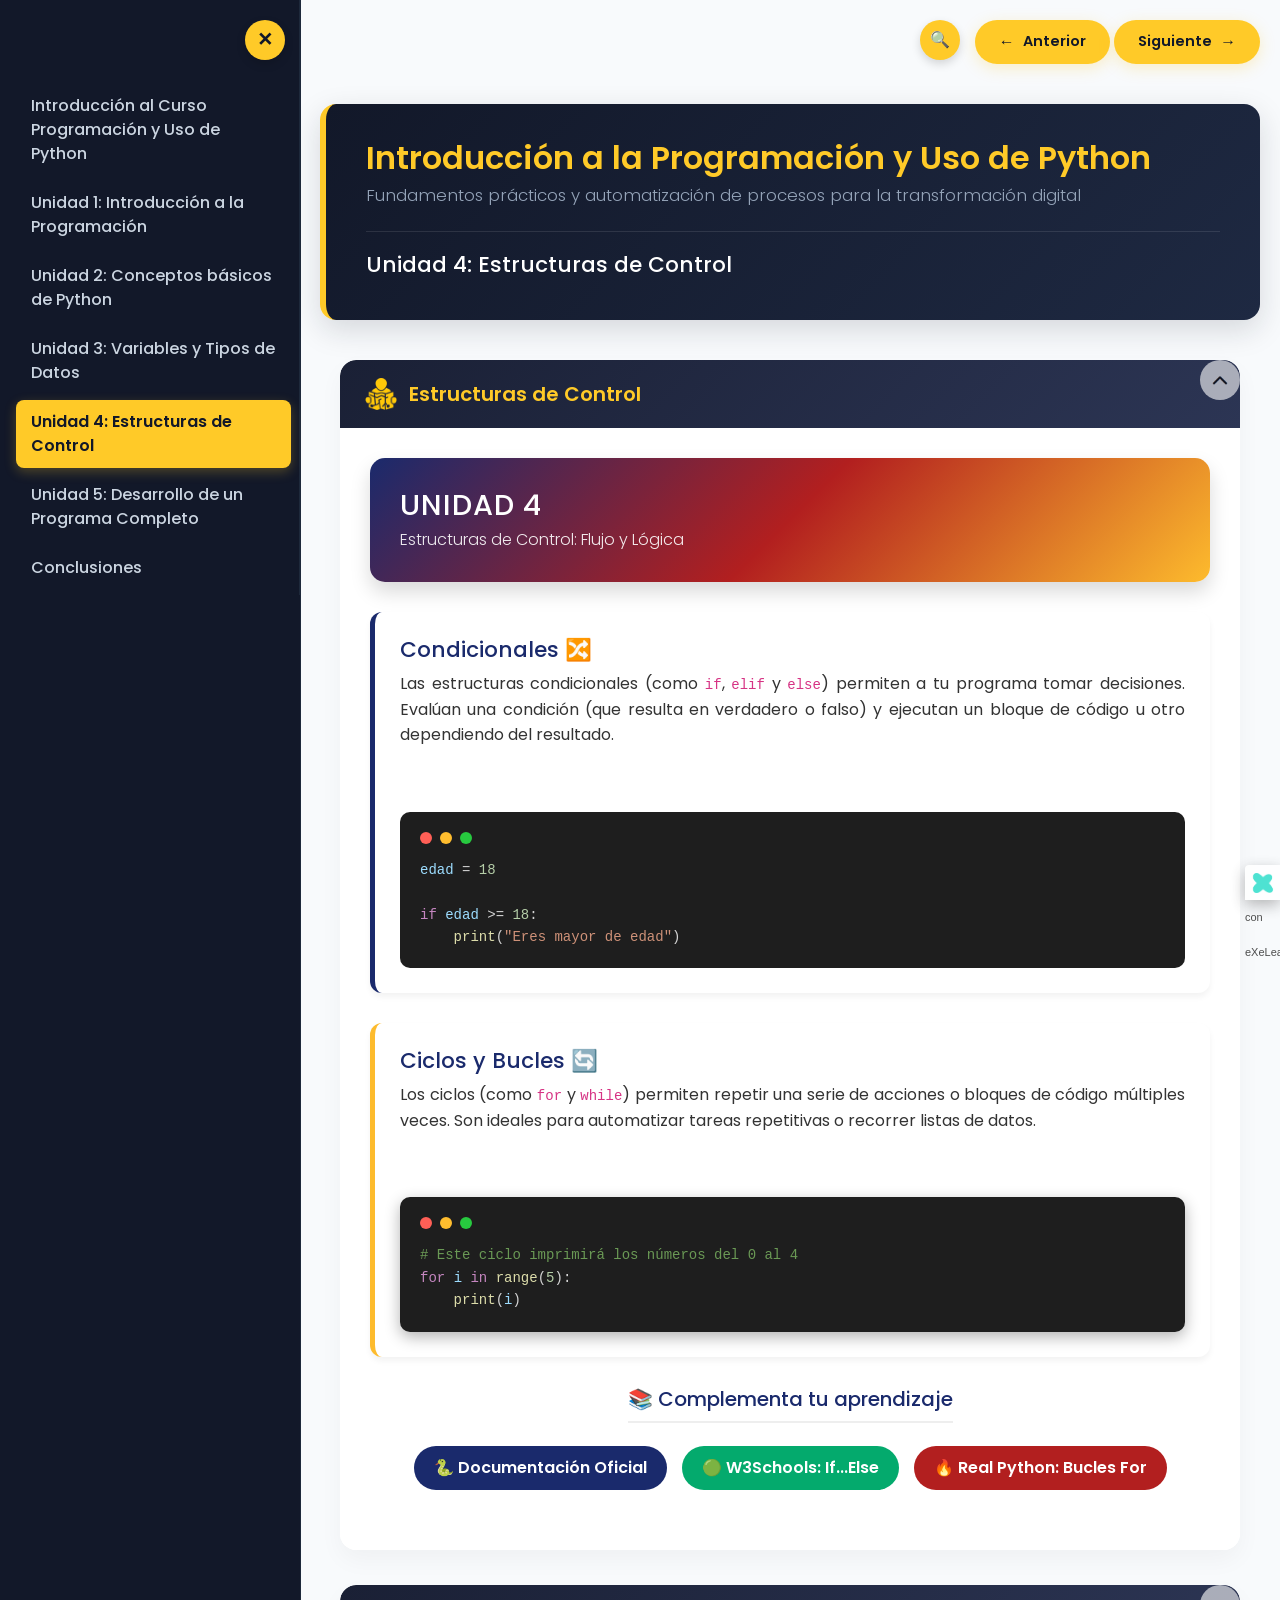
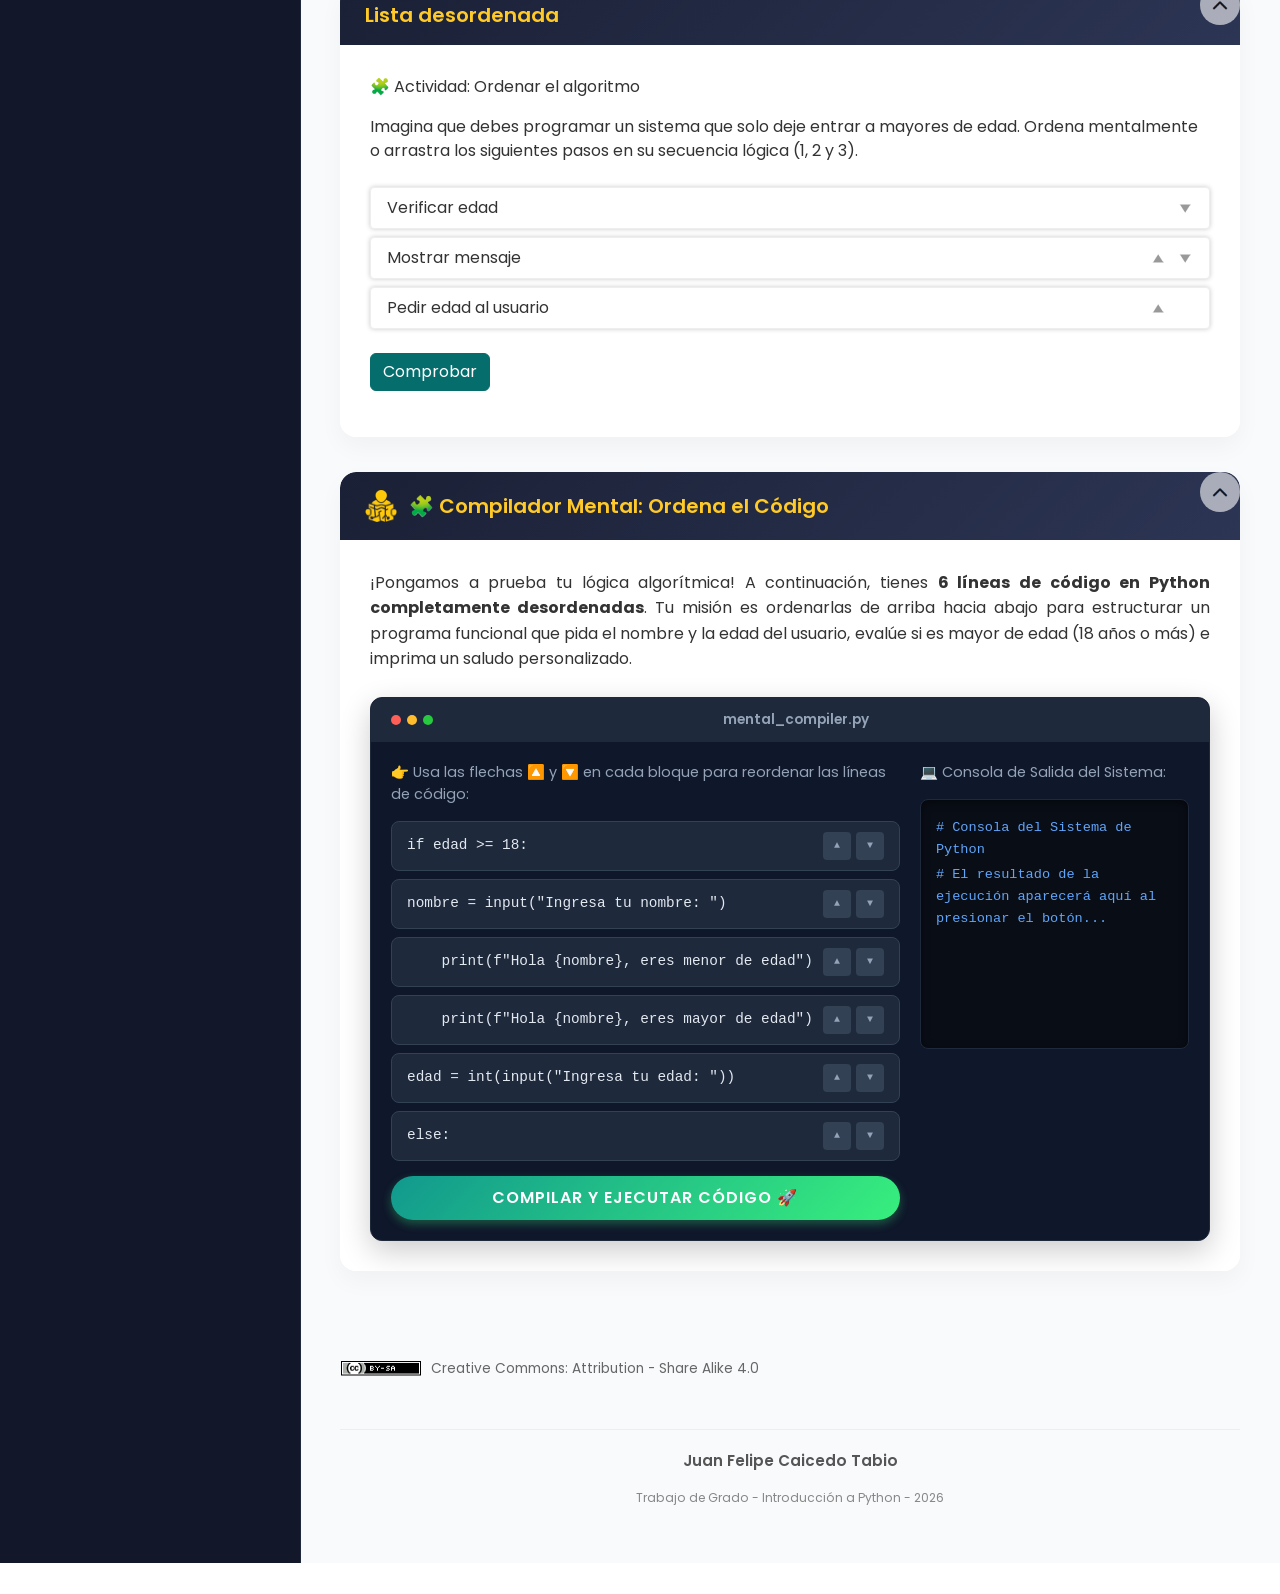
<file: html/unidad-4-estructuras-de-control.html>
<!DOCTYPE html>
<html lang="es" id="exe-node-20260324203148576KML">
<head>
<meta charset="utf-8">
<meta name="generator" content="eXeLearning v3.0.2">
<meta name="viewport" content="width=device-width, initial-scale=1">
<link rel="license" type="text/html" href="https://creativecommons.org/licenses/by-sa/4.0/">
<title>Unidad 4: Estructuras de Control | Introducción a la Programación y Uso de Python</title>
<script>document.querySelector("html").classList.add("js");</script><script src="../libs/jquery/jquery.min.js"> </script><script src="../libs/common_i18n.js"> </script><script src="../libs/common.js"> </script><script src="../libs/exe_export.js"> </script><script src="../libs/bootstrap/bootstrap.bundle.min.js"> </script><link rel="stylesheet" href="../libs/bootstrap/bootstrap.min.css">
<script src="../idevices/text/text.js"> </script><script src="../idevices/scrambled-list/scrambled-list.js"> </script><link rel="stylesheet" href="../idevices/text/text.css">
<link rel="stylesheet" href="../idevices/scrambled-list/scrambled-list.css">
<link rel="stylesheet" href="../content/css/base.css">
<script src="../theme/style.js"> </script><link rel="stylesheet" href="../theme/style.css">
<link rel="icon" type="image/x-icon" href="../libs/favicon.ico">
<link href="https://fonts.googleapis.com/css2?family=Poppins:wght@300;400;600&amp;display=swap" rel="stylesheet">
<style>
    /* Tipografía Profesional */
    body {
        font-family: 'Poppins', sans-serif !important;
        color: #333;
    }

    /* Barra de progreso de lectura superior */
    #progress-container {
        position: fixed;
        top: 0;
        left: 0;
        width: 100%;
        height: 5px;
        background: transparent;
        z-index: 9999;
    }
    #progress-bar {
        height: 5px;
        background: linear-gradient(90deg, #2ecc71, #3498db);
        width: 0%;
    }

    /* Estilo de Tarjetas para los iDevices */
    .iDevice {
        border: none !important;
        box-shadow: 0 4px 15px rgba(0,0,0,0.1) !important;
        border-radius: 12px !important;
        overflow: hidden;
        margin-bottom: 30px !important;
        transition: transform 0.3s ease;
    }
    .iDevice:hover {
        transform: translateY(-5px);
    }

    /* Botones Modernos */
    .iDevice_button, .feedback-button {
        background-color: #3498db !important;
        border-radius: 25px !important;
        padding: 8px 20px !important;
        color: white !important;
        text-transform: uppercase;
        font-weight: 600;
        border: none !important;
    }

    /* Compilador Mental */
    .comp-panel {
        background: #0f172a;
        color: white;
        border-radius: 12px;
        border: 1px solid #1e293b;
        overflow: hidden;
        box-shadow: 0 10px 30px rgba(0,0,0,0.2);
    }
    .comp-header {
        background: #1e293b;
        padding: 12px 20px;
        display: flex;
        align-items: center;
        justify-content: space-between;
    }
    .comp-dots {
        display: flex;
        gap: 6px;
    }
    .comp-dot {
        width: 10px;
        height: 10px;
        border-radius: 50%;
    }
    .comp-body {
        padding: 20px;
        display: grid;
        grid-template-columns: 1fr;
        gap: 20px;
    }
    @media(min-width: 768px) {
        .comp-body {
            grid-template-columns: 1.2fr 1fr;
        }
    }
    .comp-instructions {
        font-size: 0.9em;
        color: #94a3b8;
        margin-bottom: 15px;
    }
    .block-list {
        display: flex;
        flex-direction: column;
        gap: 8px;
    }
    .code-block-item {
        background: #1e293b;
        border: 1px solid #334155;
        border-radius: 8px;
        padding: 10px 15px;
        display: flex;
        align-items: center;
        justify-content: space-between;
        font-family: 'Courier Prime', monospace;
        font-size: 0.9em;
        transition: all 0.3s ease;
        position: relative;
    }
    .code-block-text {
        white-space: pre;
        color: #e2e8f0;
        overflow-x: auto;
        margin-right: 10px;
    }
    .code-block-controls {
        display: flex;
        gap: 5px;
        flex-shrink: 0;
    }
    .btn-arrow {
        background: #334155;
        color: #94a3b8;
        border: none;
        width: 28px;
        height: 28px;
        border-radius: 4px;
        cursor: pointer;
        display: flex;
        align-items: center;
        justify-content: center;
        font-size: 10px;
        transition: all 0.2s;
    }
    .btn-arrow:hover {
        background: #475569;
        color: white;
    }
    .terminal-window {
        background: #090d16;
        border: 1px solid #1e293b;
        border-radius: 8px;
        padding: 15px;
        font-family: 'Courier Prime', monospace;
        font-size: 0.85em;
        color: #38ef7d;
        min-height: 250px;
        max-height: 350px;
        overflow-y: auto;
        display: flex;
        flex-direction: column;
        justify-content: flex-start;
        box-shadow: inset 0 2px 8px rgba(0,0,0,0.5);
    }
    .terminal-line {
        line-height: 1.6;
        margin: 2px 0;
        white-space: pre-wrap;
    }
    .terminal-line.error { color: #f87171; }
    .terminal-line.info { color: #60a5fa; }
    .terminal-line.success { color: #34d399; font-weight: bold; }
    .btn-run {
        background: linear-gradient(135deg, #11998e 0%, #38ef7d 100%) !important;
        border: none !important;
        color: white !important;
        font-weight: 600 !important;
        padding: 10px 25px !important;
        border-radius: 25px !important;
        cursor: pointer;
        width: 100%;
        margin-top: 15px;
        box-shadow: 0 4px 10px rgba(56, 239, 125, 0.3);
        transition: all 0.3s;
        text-transform: uppercase;
        letter-spacing: 1px;
    }
    .btn-run:hover {
        transform: translateY(-2px);
        box-shadow: 0 6px 15px rgba(56, 239, 125, 0.5);
    }
</style>
</head>
<body class="exe-export exe-web-site" lang="es">
<script>document.body.className+=" js"</script><div class="exe-content exe-export pre-js siteNav-hidden"> <nav id="siteNav"> <ul> <li> <a href="../index.html" class="main-node no-ch">Introducción al Curso Programación y Uso de Python </a>
</li>
<li> <a href="../html/unidad-1-introduccion-a-la-programacion.html" class="no-ch">Unidad 1: Introducción a la Programación</a>
</li>
<li> <a href="../html/unidad-2-conceptos-basicos-de-python.html" class="no-ch">Unidad 2: Conceptos básicos de Python</a>
</li>
<li> <a href="../html/unidad-3-variables-y-tipos-de-datos.html" class="no-ch">Unidad 3: Variables y Tipos de Datos</a>
</li>
<li class="active"> <a href="../html/unidad-4-estructuras-de-control.html" class="active no-ch">Unidad 4: Estructuras de Control</a>
</li>
<li> <a href="../html/unidad-5-desarrollo-de-un-programa-completo.html" class="no-ch">Unidad 5: Desarrollo de un Programa Completo</a>
</li>
<li> <a href="../html/conclusiones-y-zona-de-retos.html" class="no-ch">Conclusiones</a>
</li>
</ul></nav><main id="20260324203148576KML" class="page"> <header id="header-20260324203148576KML" class="main-header"> <div class="package-header">
<h1 class="package-title">Introducción a la Programación y Uso de Python</h1>
<p class="package-subtitle">Fundamentos prácticos y automatización de procesos para la transformación digital</p>
</div>
<div class="page-header"><h2 class="page-title">Unidad 4: Estructuras de Control</h2></div></header><div id="page-content-20260324203148576KML" class="page-content"> <article id="20260330145235328TWJ" class="box"> <header class="box-head"> <div class="box-icon exe-icon"> <img src="../theme/icons/guide.png" alt=""> </div> <h1 class="box-title">Estructuras de Control</h1>
<button class="box-toggle box-toggle-on" title="Ocultar/Mostrar contenido"> <span>Ocultar/Mostrar contenido</span></button></header><div class="box-content"> <div id="20260330145235325LGY" class="idevice_node text" data-idevice-path="../idevices/text/" data-idevice-type="text" data-idevice-component-type="json"><div class="exe-text-template"><div class="textIdeviceContent">
            <div class="exe-text-activity">
                <div><style>
    @keyframes fadeInSlideUp {
      from { opacity: 0; transform: translateY(20px); }
      to { opacity: 1; transform: translateY(0); }
    }
    @keyframes subtlePulse {
      0% { box-shadow: 0 5px 15px rgba(0,0,0,0.3); }
      50% { box-shadow: 0 8px 25px rgba(178, 31, 31, 0.4); }
      100% { box-shadow: 0 5px 15px rgba(0,0,0,0.3); }
    }
    .fade-in-section {
      animation: fadeInSlideUp 0.8s ease-out forwards;
      opacity: 0;
    }
    .code-pulse {
      animation: subtlePulse 3s infinite ease-in-out;
    }
    .drag-item:hover {
      background-color: #f1f5f9 !important;
      border-color: #b21f1f !important;
      transform: translateX(5px) scale(1.01);
      transition: all 0.3s ease;
      box-shadow: 0 4px 10px rgba(0,0,0,0.1);
    }
    .link-btn:hover {
      transform: translateY(-3px);
      box-shadow: 0 5px 15px rgba(0,0,0,0.2);
    }
  </style>
<div class="main-wrapper" style="font-family: 'Poppins', sans-serif; color: #333; max-width: 900px; margin: auto;">
<div class="fade-in-section" style="background: linear-gradient(135deg, #1a2a6c 0%, #b21f1f 50%, #fdbb2d 100%); color: white; padding: 30px; border-radius: 15px; margin-bottom: 30px; box-shadow: 0 10px 20px rgba(0,0,0,0.15); animation-delay: 0.1s;">
<h1 style="margin: 0; font-size: 1.8em; letter-spacing: 1px;">UNIDAD 4</h1>
<p style="margin: 5px 0 0; opacity: 0.9; font-weight: 300;">Estructuras de Control: Flujo y Lógica</p>
</div>
<div class="fade-in-section" style="background: #ffffff; padding: 25px; border-radius: 12px; border-left: 5px solid #1a2a6c; box-shadow: 0 4px 6px rgba(0,0,0,0.05); margin-bottom: 30px; animation-delay: 0.2s;">
<h3 style="color: #1a2a6c; margin-top: 0;">Condicionales 🔀</h3>
<p style="text-align: justify; line-height: 1.6;">Las estructuras condicionales (como <code>if</code>, <code>elif</code> y <code>else</code>) permiten a tu programa tomar decisiones. Evalúan una condición (que resulta en verdadero o falso) y ejecutan un bloque de código u otro dependiendo del resultado.</p>
<div style="text-align: center; margin: 20px 0;"><br></div>
<div class="code-pulse" style="background-color: #1e1e1e; border-radius: 10px; padding: 20px; position: relative; margin-top: 20px;">
<div style="display: flex; gap: 8px; margin-bottom: 15px;">
<div style="width: 12px; height: 12px; background: #ff5f56; border-radius: 50%;"><br></div>
<div style="width: 12px; height: 12px; background: #ffbd2e; border-radius: 50%;"><br></div>
<div style="width: 12px; height: 12px; background: #27c93f; border-radius: 50%;"><br></div>
</div>
<code style="color: #d4d4d4; font-family: 'Courier New', Courier, monospace; line-height: 1.6; display: block;">
        <span style="color: #9cdcfe;">edad</span> = <span style="color: #b5cea8;">18</span><br><br>
        <span style="color: #c586c0;">if</span> <span style="color: #9cdcfe;">edad</span> &gt;= <span style="color: #b5cea8;">18</span>:<br>
        &nbsp;&nbsp;&nbsp;&nbsp;<span style="color: #dcdcaa;">print</span>(<span style="color: #ce9178;">"Eres mayor de edad"</span>)
      </code></div>
</div>
<div class="fade-in-section" style="background: #ffffff; padding: 25px; border-radius: 12px; border-left: 5px solid #fdbb2d; box-shadow: 0 4px 6px rgba(0,0,0,0.05); margin-bottom: 30px; animation-delay: 0.4s;">
<h3 style="color: #1a2a6c; margin-top: 0;">Ciclos y Bucles 🔄</h3>
<p style="text-align: justify; line-height: 1.6;">Los ciclos (como <code>for</code> y <code>while</code>) permiten repetir una serie de acciones o bloques de código múltiples veces. Son ideales para automatizar tareas repetitivas o recorrer listas de datos.</p>
<div style="text-align: center; margin: 20px 0;"><br></div>
<div style="background-color: #1e1e1e; border-radius: 10px; padding: 20px; position: relative; margin-top: 20px; box-shadow: 0 5px 15px rgba(0,0,0,0.3);">
<div style="display: flex; gap: 8px; margin-bottom: 15px;">
<div style="width: 12px; height: 12px; background: #ff5f56; border-radius: 50%;"><br></div>
<div style="width: 12px; height: 12px; background: #ffbd2e; border-radius: 50%;"><br></div>
<div style="width: 12px; height: 12px; background: #27c93f; border-radius: 50%;"><br></div>
</div>
<code style="color: #d4d4d4; font-family: 'Courier New', Courier, monospace; line-height: 1.6; display: block;">
        <span style="color: #6a9955;"># Este ciclo imprimirá los números del 0 al 4</span><br>
        <span style="color: #c586c0;">for</span> <span style="color: #9cdcfe;">i</span> <span style="color: #c586c0;">in</span> <span style="color: #dcdcaa;">range</span>(<span style="color: #b5cea8;">5</span>):<br>
        &nbsp;&nbsp;&nbsp;&nbsp;<span style="color: #dcdcaa;">print</span>(<span style="color: #9cdcfe;">i</span>)
      </code></div>
</div>
<div class="fade-in-section" style="text-align: center; margin-bottom: 30px; animation-delay: 0.6s;">
<h4 style="color: #1a2a6c; border-bottom: 2px solid #eee; padding-bottom: 10px; display: inline-block;">📚 Complementa tu aprendizaje</h4>
<div style="display: flex; justify-content: center; flex-wrap: wrap; gap: 15px; margin-top: 15px;"><a href="https://docs.python.org/es/3/tutorial/controlflow.html" target="_blank" class="link-btn" style="background: #1a2a6c; color: white; padding: 10px 20px; border-radius: 25px; text-decoration: none; font-weight: 600; transition: 0.3s; display: flex; align-items: center; gap: 8px;" rel="noopener"> <span>🐍 Documentación Oficial</span> </a> <a href="https://www.w3schools.com/python/python_conditions.asp" target="_blank" class="link-btn" style="background: #04aa6d; color: white; padding: 10px 20px; border-radius: 25px; text-decoration: none; font-weight: 600; transition: 0.3s; display: flex; align-items: center; gap: 8px;" rel="noopener"> <span>🟢 W3Schools: If...Else</span> </a> <a href="https://realpython.com/python-for-loop/" target="_blank" class="link-btn" style="background: #b21f1f; color: white; padding: 10px 20px; border-radius: 25px; text-decoration: none; font-weight: 600; transition: 0.3s; display: flex; align-items: center; gap: 8px;" rel="noopener"> <span>🔥 Real Python: Bucles For</span> </a></div>
</div>
</div><p class="clearfix"></p></div>
            </div></div></div></div>
</div></article><article id="20260330145944540LX1" class="box"> <header class="box-head no-icon"> <h1 class="box-title">Lista desordenada</h1>
<button class="box-toggle box-toggle-on" title="Ocultar/Mostrar contenido"> <span>Ocultar/Mostrar contenido</span></button></header><div class="box-content"> <div id="20260330145944537744" class="idevice_node scrambled-list" data-idevice-path="../idevices/scrambled-list/" data-idevice-type="scrambled-list" data-idevice-component-type="json" data-idevice-json-data='{"typeGame":"ScrambledList","instructions":"&lt;p&gt;🧩 Actividad: Ordenar el algoritmo&lt;/p&gt;\n&lt;p&gt;Imagina que debes programar un sistema que solo deje entrar a mayores de edad. Ordena mentalmente o arrastra los siguientes pasos en su secuencia lógica (1, 2 y 3).&lt;/p&gt;","textAfter":"","afterElement":"","options":["Pedir edad al usuario","Verificar edad","Mostrar mensaje"],"time":0,"buttonText":"Comprobar","rightText":"¡Correcto!","wrongText":"No es correcto... Respuesta correcta:","isScorm":0,"textButtonScorm":"Guardar la puntuación","repeatActivity":true,"weighted":100,"evaluation":false,"evaluationID":"20260325010319SJDVSU","main":"sl20260330145944537744","msgs":{"msgScoreScorm":"La puntuación no se puede guardar porque esta página no forma parte  de un paquete SCORM.","msgYouScore":"Su puntuación","msgScore":"Puntuación","msgWeight":"Peso","msgYouLastScore":"La última puntuación guardada es","msgOnlySaveScore":"¡Solo puede guardar la puntuación una vez!","msgOnlySave":"Solo puede guardar una vez","msgOnlySaveAuto":"Su puntuación se guardará después de cada pregunta. Solo puede jugar una vez.","msgSaveAuto":"Su puntuación se guardará automáticamente después de cada pregunta.","msgSeveralScore":"Puede guardar la puntuación tantas veces como quiera","msgPlaySeveralTimes":"Puede realizar esta actividad cuantas veces quiera","msgActityComply":"Ya ha realizado esta actividad.","msgUncompletedActivity":"Actividad no completada","msgSuccessfulActivity":"Actividad superada. Puntuación: %s","msgUnsuccessfulActivity":"Actividad no superada. Puntuación: %s","msgTypeGame":"Lista desordenada","msgStartGame":"Pulse aquí para empezar","msgSubmit":"Enviar","msgPlayStart":"Pulse aquí para jugar","msgTime":"Tiempo por pregunta","msgCheck":"Comprobar","msgSaveScore":"Guardar la puntuación","msgTestFailed":"No has superado la prueba. Inténtalo de nuevo"},"scorerp":0,"idevice":"idevice_node","showSolutions":true,"id":"20260330145944537744"}' data-idevice-template='&lt;div class="exe-sortableList" id="sl{idList}" scorm={scorm}&gt;&lt;div class="game-evaluation-ids js-hidden" data-id="{ideviceID}" data-evaluationb="{evaluation}" data-evaluationid="{evaluationID}"&gt;&lt;/div&gt;&lt;div class="exe-sortableList-instructions"&gt;{instructions}&lt;/div&gt;&lt;ul class="exe-sortableList-list"&gt;{optionsText}&lt;/ul&gt;&lt;div style="display:none"&gt;&lt;p class="exe-sortableList-buttonText"&gt;{buttonText}&lt;/p&gt;&lt;p class="exe-sortableList-rightText"&gt;{rightText}&lt;/p&gt;&lt;p class="exe-sortableList-wrongText"&gt;{wrongText}&lt;/p&gt;&lt;/div&gt;&lt;div class="exe-scorm-message"&gt;{scormMessage}&lt;/div&gt;{afterElement}&lt;/div&gt;'><div class="exe-sortableList" id="sl20260330145944537744" scorm=false><div class="game-evaluation-ids js-hidden" data-id="20260330145944537744" data-evaluationb="false" data-evaluationid="20260325010319SJDVSU"></div><div class="exe-sortableList-instructions"><p>🧩 Actividad: Ordenar el algoritmo</p>
<p>Imagina que debes programar un sistema que solo deje entrar a mayores de edad. Ordena mentalmente o arrastra los siguientes pasos en su secuencia lógica (1, 2 y 3).</p></div><ul class="exe-sortableList-list"><li>Pedir edad al usuario</li><li>Verificar edad</li><li>Mostrar mensaje</li></ul><div style="display:none"><p class="exe-sortableList-buttonText">Comprobar</p><p class="exe-sortableList-rightText">¡Correcto!</p><p class="exe-sortableList-wrongText">No es correcto... Respuesta correcta:</p></div><div class="exe-scorm-message"></div></div></div>
</div></article>

<article id="idevice-compilador-mental" class="box">
    <header class="box-head">
        <div class="box-icon exe-icon">
            <img src="../theme/icons/guide.png" alt="">
        </div>
        <h1 class="box-title">🧩 Compilador Mental: Ordena el Código</h1>
        <button class="box-toggle box-toggle-on" title="Ocultar/Mostrar contenido"> <span>Ocultar/Mostrar contenido</span></button>
    </header>
    
    <div class="box-content">
        <p style="text-align: justify; line-height: 1.6; margin-bottom: 25px;">
            ¡Pongamos a prueba tu lógica algorítmica! A continuación, tienes <strong>6 líneas de código en Python completamente desordenadas</strong>. Tu misión es ordenarlas de arriba hacia abajo para estructurar un programa funcional que pida el nombre y la edad del usuario, evalúe si es mayor de edad (18 años o más) e imprima un saludo personalizado.
        </p>
        
        <div class="comp-panel">
            <div class="comp-header">
                <div class="comp-dots">
                    <div class="comp-dot" style="background: #ff5f56;"></div>
                    <div class="comp-dot" style="background: #ffbd2e;"></div>
                    <div class="comp-dot" style="background: #27c93f;"></div>
                </div>
                <span style="font-size: 0.85em; color: #94a3b8; font-weight: 600;">mental_compiler.py</span>
                <span style="width: 30px;"></span>
            </div>
            
            <div class="comp-body">
                <div>
                    <div class="comp-instructions">👉 Usa las flechas 🔼 y 🔽 en cada bloque para reordenar las líneas de código:</div>
                    <div class="block-list" id="codeBlocksContainer">
                        <!-- Bloque c -->
                        <div class="code-block-item" data-correct-id="c">
                            <div class="code-block-text">if edad >= 18:</div>
                            <div class="code-block-controls">
                                <button class="btn-arrow" onclick="moveBlock(this, 'up')" title="Subir bloque">▲</button>
                                <button class="btn-arrow" onclick="moveBlock(this, 'down')" title="Bajar bloque">▼</button>
                            </div>
                        </div>
                        <!-- Bloque a -->
                        <div class="code-block-item" data-correct-id="a">
                            <div class="code-block-text">nombre = input("Ingresa tu nombre: ")</div>
                            <div class="code-block-controls">
                                <button class="btn-arrow" onclick="moveBlock(this, 'up')" title="Subir bloque">▲</button>
                                <button class="btn-arrow" onclick="moveBlock(this, 'down')" title="Bajar bloque">▼</button>
                            </div>
                        </div>
                        <!-- Bloque f -->
                        <div class="code-block-item" data-correct-id="f">
                            <div class="code-block-text">    print(f"Hola {nombre}, eres menor de edad")</div>
                            <div class="code-block-controls">
                                <button class="btn-arrow" onclick="moveBlock(this, 'up')" title="Subir bloque">▲</button>
                                <button class="btn-arrow" onclick="moveBlock(this, 'down')" title="Bajar bloque">▼</button>
                            </div>
                        </div>
                        <!-- Bloque d -->
                        <div class="code-block-item" data-correct-id="d">
                            <div class="code-block-text">    print(f"Hola {nombre}, eres mayor de edad")</div>
                            <div class="code-block-controls">
                                <button class="btn-arrow" onclick="moveBlock(this, 'up')" title="Subir bloque">▲</button>
                                <button class="btn-arrow" onclick="moveBlock(this, 'down')" title="Bajar bloque">▼</button>
                            </div>
                        </div>
                        <!-- Bloque b -->
                        <div class="code-block-item" data-correct-id="b">
                            <div class="code-block-text">edad = int(input("Ingresa tu edad: "))</div>
                            <div class="code-block-controls">
                                <button class="btn-arrow" onclick="moveBlock(this, 'up')" title="Subir bloque">▲</button>
                                <button class="btn-arrow" onclick="moveBlock(this, 'down')" title="Bajar bloque">▼</button>
                            </div>
                        </div>
                        <!-- Bloque e -->
                        <div class="code-block-item" data-correct-id="e">
                            <div class="code-block-text">else:</div>
                            <div class="code-block-controls">
                                <button class="btn-arrow" onclick="moveBlock(this, 'up')" title="Subir bloque">▲</button>
                                <button class="btn-arrow" onclick="moveBlock(this, 'down')" title="Bajar bloque">▼</button>
                            </div>
                        </div>
                    </div>
                    <button class="btn-run" onclick="runMentalCompiler()">Compilar y Ejecutar Código 🚀</button>
                </div>
                
                <div>
                    <div class="comp-instructions">💻 Consola de Salida del Sistema:</div>
                    <div class="terminal-window" id="terminalConsole">
                        <div class="terminal-line info"># Consola del Sistema de Python</div>
                        <div class="terminal-line info"># El resultado de la ejecución aparecerá aquí al presionar el botón...</div>
                    </div>
                </div>
            </div>
        </div>
    </div>
</article>
</div></main><div class="nav-buttons"> <a href="../html/unidad-3-variables-y-tipos-de-datos.html" title="Anterior" class="nav-button nav-button-left"> <span>Anterior</span></a><a href="../html/unidad-5-desarrollo-de-un-programa-completo.html" title="Siguiente" class="nav-button nav-button-right"> <span>Siguiente</span></a>
</div>
<footer id="siteFooter"><div id="siteFooterContent"> <div id="packageLicense" class="cc cc-by-sa"> <p> <span class="license-label">Licencia: </span><a href="https://creativecommons.org/licenses/by-sa/4.0/" class="license">creative commons: attribution - share alike 4.0</a></p>
</div>
<div id="siteUserFooter"> <div>



<div id="progress-container">
    
<div id="progress-bar"></div>
</div>
<div style="text-align: center; padding: 20px; border-top: 1px solid #eee; margin-top: 50px;">
    
    
<p style="font-weight: 600; color: #555;">Juan Felipe Caicedo Tabio</p>
<p style="font-size: 0.8em; color: #888;">Trabajo de Grado - Introducción a Python - 2026</p>
</div>
<script>
    // Lógica para la barra de progreso al hacer scroll
    window.onscroll = function() {
        var winScroll = document.body.scrollTop || document.documentElement.scrollTop;
        var height = document.documentElement.scrollHeight - document.documentElement.clientHeight;
        var scrolled = (winScroll / height) * 100;
        document.getElementById("progress-bar").style.width = scrolled + "%";
    };
</script>
<script>
    // Funciones del Compilador Mental (Juego de Reordenar Bloques)
    function moveBlock(button, direction) {
        var block = button.closest(".code-block-item");
        var container = document.getElementById("codeBlocksContainer");
        
        if (direction === 'up') {
            var prev = block.previousElementSibling;
            if (prev) {
                container.insertBefore(block, prev);
            }
        } else if (direction === 'down') {
            var next = block.nextElementSibling;
            if (next) {
                container.insertBefore(next, block);
            }
        }
        
        // Agregar pequeña animación de brillo en intercambio
        block.style.borderColor = "#60a5fa";
        setTimeout(function() {
            block.style.borderColor = "#334155";
        }, 300);
    }

    function runMentalCompiler() {
        var container = document.getElementById("codeBlocksContainer");
        var blocks = container.getElementsByClassName("code-block-item");
        var terminal = document.getElementById("terminalConsole");
        
        // Limpiar terminal y mostrar animación inicial
        terminal.innerHTML = "";
        
        var outputLines = [
            { text: "$ python mental_compiler.py", class: "info" },
            { text: "[LOG] Iniciando compilación de lógica secuencial...", class: "info" },
            { text: "[LOG] Validando correspondencia sintáctica...", class: "info" }
        ];

        printTerminalLinesSequential(outputLines, 0, function() {
            // Verificar el orden correcto
            // El orden correcto por ID de bloque es:
            // 1. a: nombre = input(...)
            // 2. b: edad = int(input(...))
            // 3. c: if edad >= 18:
            // 4. d:     print(f"Hola {nombre}, eres mayor de edad")
            // 5. e: else:
            // 6. f:     print(f"Hola {nombre}, eres menor de edad")
            var currentOrder = "";
            for (var i = 0; i < blocks.length; i++) {
                currentOrder += blocks[i].getAttribute("data-correct-id");
            }
            
            var expectedOrder = "abcdef";
            
            setTimeout(function() {
                if (currentOrder === expectedOrder) {
                    var successLines = [
                        { text: "[✔] ¡SINTAXIS VALIDADA CON ÉXITO!", class: "success" },
                        { text: "[LOG] Ejecutando algoritmo en máquina virtual local...", class: "info" },
                        { text: "--------------------------------------------------", class: "" },
                        { text: "> Ingresa tu nombre: Estudiante Técnico", class: "" },
                        { text: "> Ingresa tu edad: 21", class: "" },
                        { text: "Hola Estudiante Técnico, eres mayor de edad", class: "" },
                        { text: "--------------------------------------------------", class: "" },
                        { text: "🎉 ¡FELICIDADES! Compilación finalizada exitosamente.", class: "success" },
                        { text: "Has programado la secuencia lógica de manera impecable.", class: "success" }
                    ];
                    printTerminalLinesSequential(successLines, 0, null);
                } else {
                    // Dar un error dinámico según qué esté mal o genérico
                    // Si 'if' está antes de 'nombre' o 'edad', etc.
                    var errorMsg = "";
                    var errorClass = "error";
                    
                    if (currentOrder.indexOf("d") < currentOrder.indexOf("c")) {
                        errorMsg = "IndentationError: unexpected indent. La línea de impresión del bloque verdadero ocurrió antes de declarar la estructura condicional 'if'.";
                    } else if (currentOrder.indexOf("f") < currentOrder.indexOf("e")) {
                        errorMsg = "IndentationError: unexpected indent. La línea de impresión del bloque falso ocurrió antes de declarar la estructura 'else'.";
                    } else if (currentOrder.indexOf("c") < currentOrder.indexOf("a") || currentOrder.indexOf("c") < currentOrder.indexOf("b")) {
                        errorMsg = "NameError: name 'edad' or 'nombre' is not defined. Has evaluado la condición del 'if' antes de capturar el nombre y la edad del estudiante.";
                    } else {
                        errorMsg = "SyntaxError: invalid syntax. El flujo secuencial del programa no es congruente con la ejecución de bloques de Python.";
                    }

                    var errorLines = [
                        { text: "[❌] ¡ERROR DE COMPILACIÓN DETECTADO!", class: "error" },
                        { text: "Traceback (most recent call last):", class: "error" },
                        { text: "  File \"mental_compiler.py\", line " + Math.floor(Math.random() * 5 + 1) + ", in <module>", class: "error" },
                        { text: "    " + errorMsg, class: "error" },
                        { text: "--------------------------------------------------", class: "" },
                        { text: "💡 Pista: Recuerda la secuencia lógica:", class: "info" },
                        { text: "   1) Pedir nombre, 2) Pedir edad, 3) Declarar 'if', 4) Imprimir éxito, 5) Declarar 'else', 6) Imprimir menor de edad.", class: "info" }
                    ];
                    printTerminalLinesSequential(errorLines, 0, null);
                }
            }, 600);
        });
    }

    function printTerminalLinesSequential(lines, idx, callback) {
        if (idx >= lines.length) {
            if (callback) callback();
            return;
        }
        
        var terminal = document.getElementById("terminalConsole");
        var lineObj = lines[idx];
        var div = document.createElement("div");
        div.className = "terminal-line " + (lineObj.class || "");
        div.innerText = lineObj.text;
        terminal.appendChild(div);
        
        // Scroll automático
        terminal.scrollTop = terminal.scrollHeight;
        
        setTimeout(function() {
            printTerminalLinesSequential(lines, idx + 1, callback);
        }, 180);
    }
</script>
</div>
</div>
</div></footer>
</div>
<p id="made-with-eXe"> <a href="https://exelearning.net/" target="_blank" rel="noopener"> <span>Creado con eXeLearning <span>(nueva ventana)</span></span></a></p>
</body>
</html>
</file>
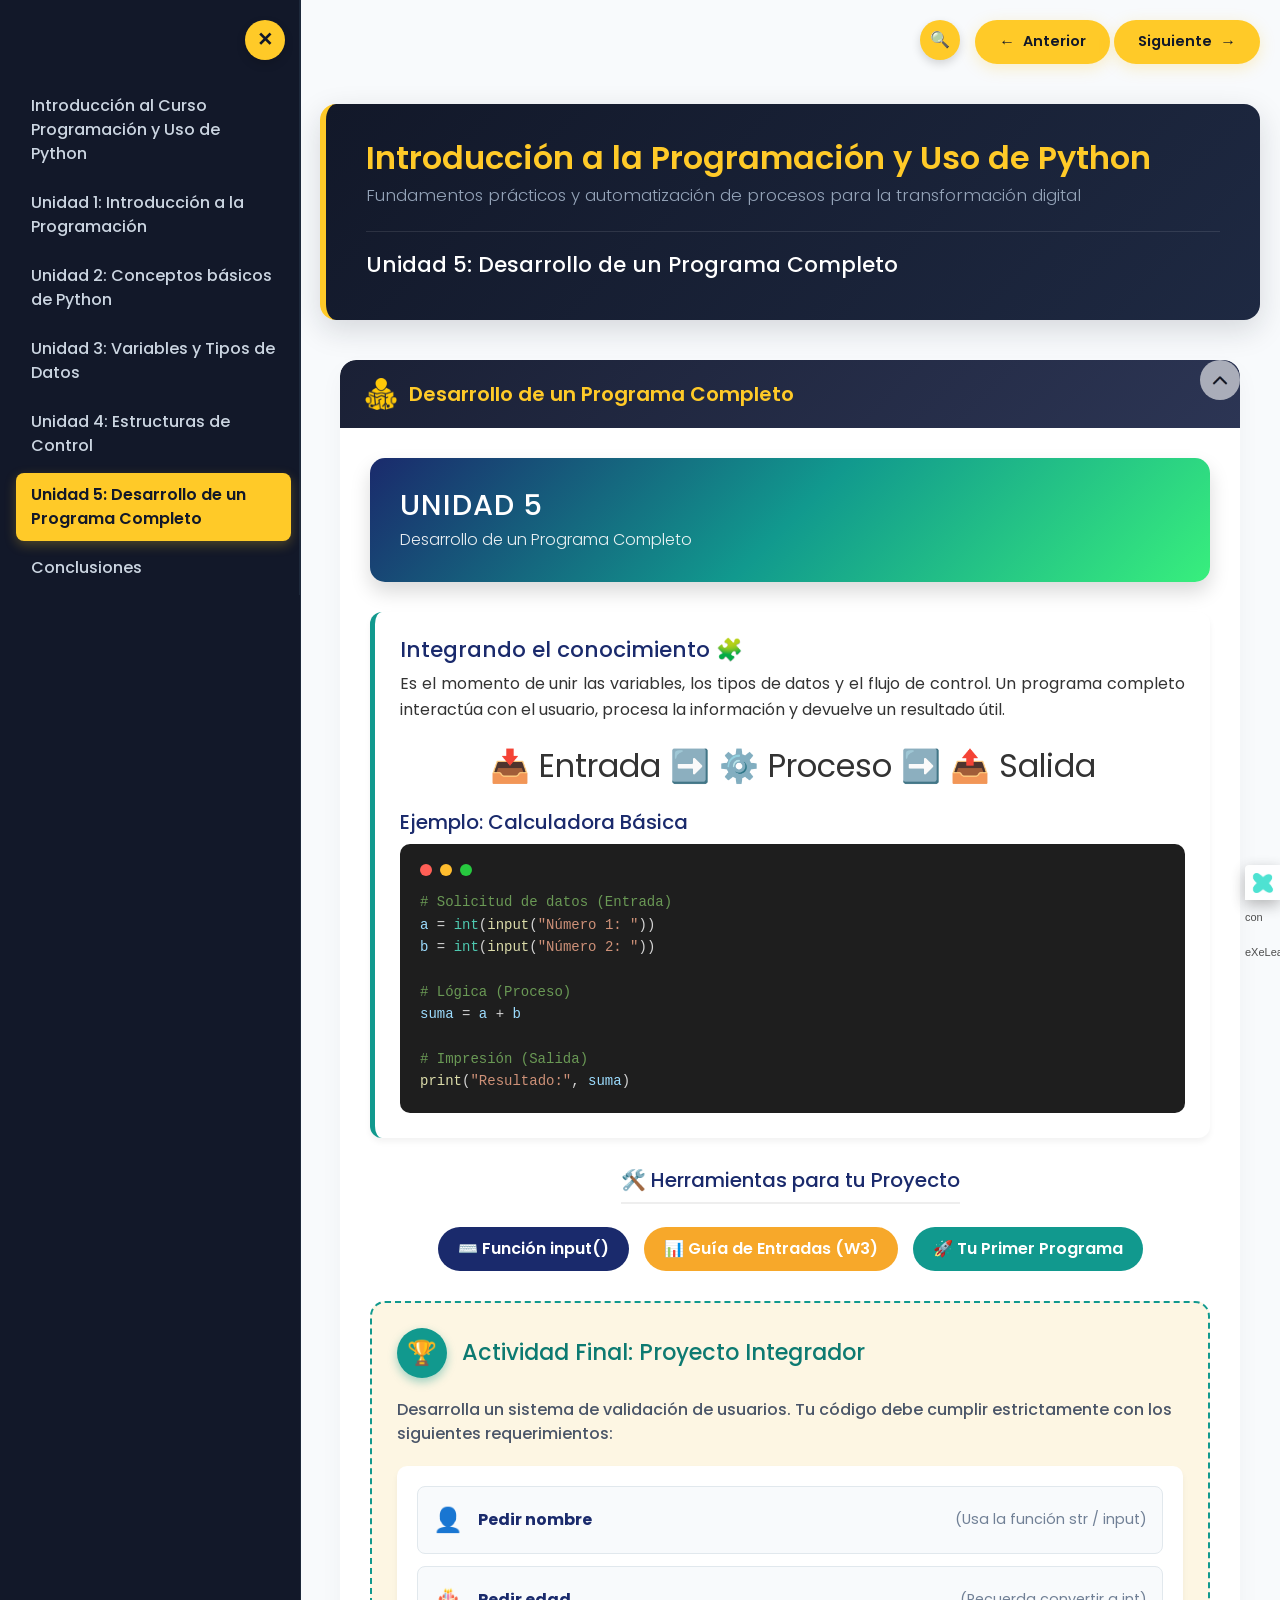
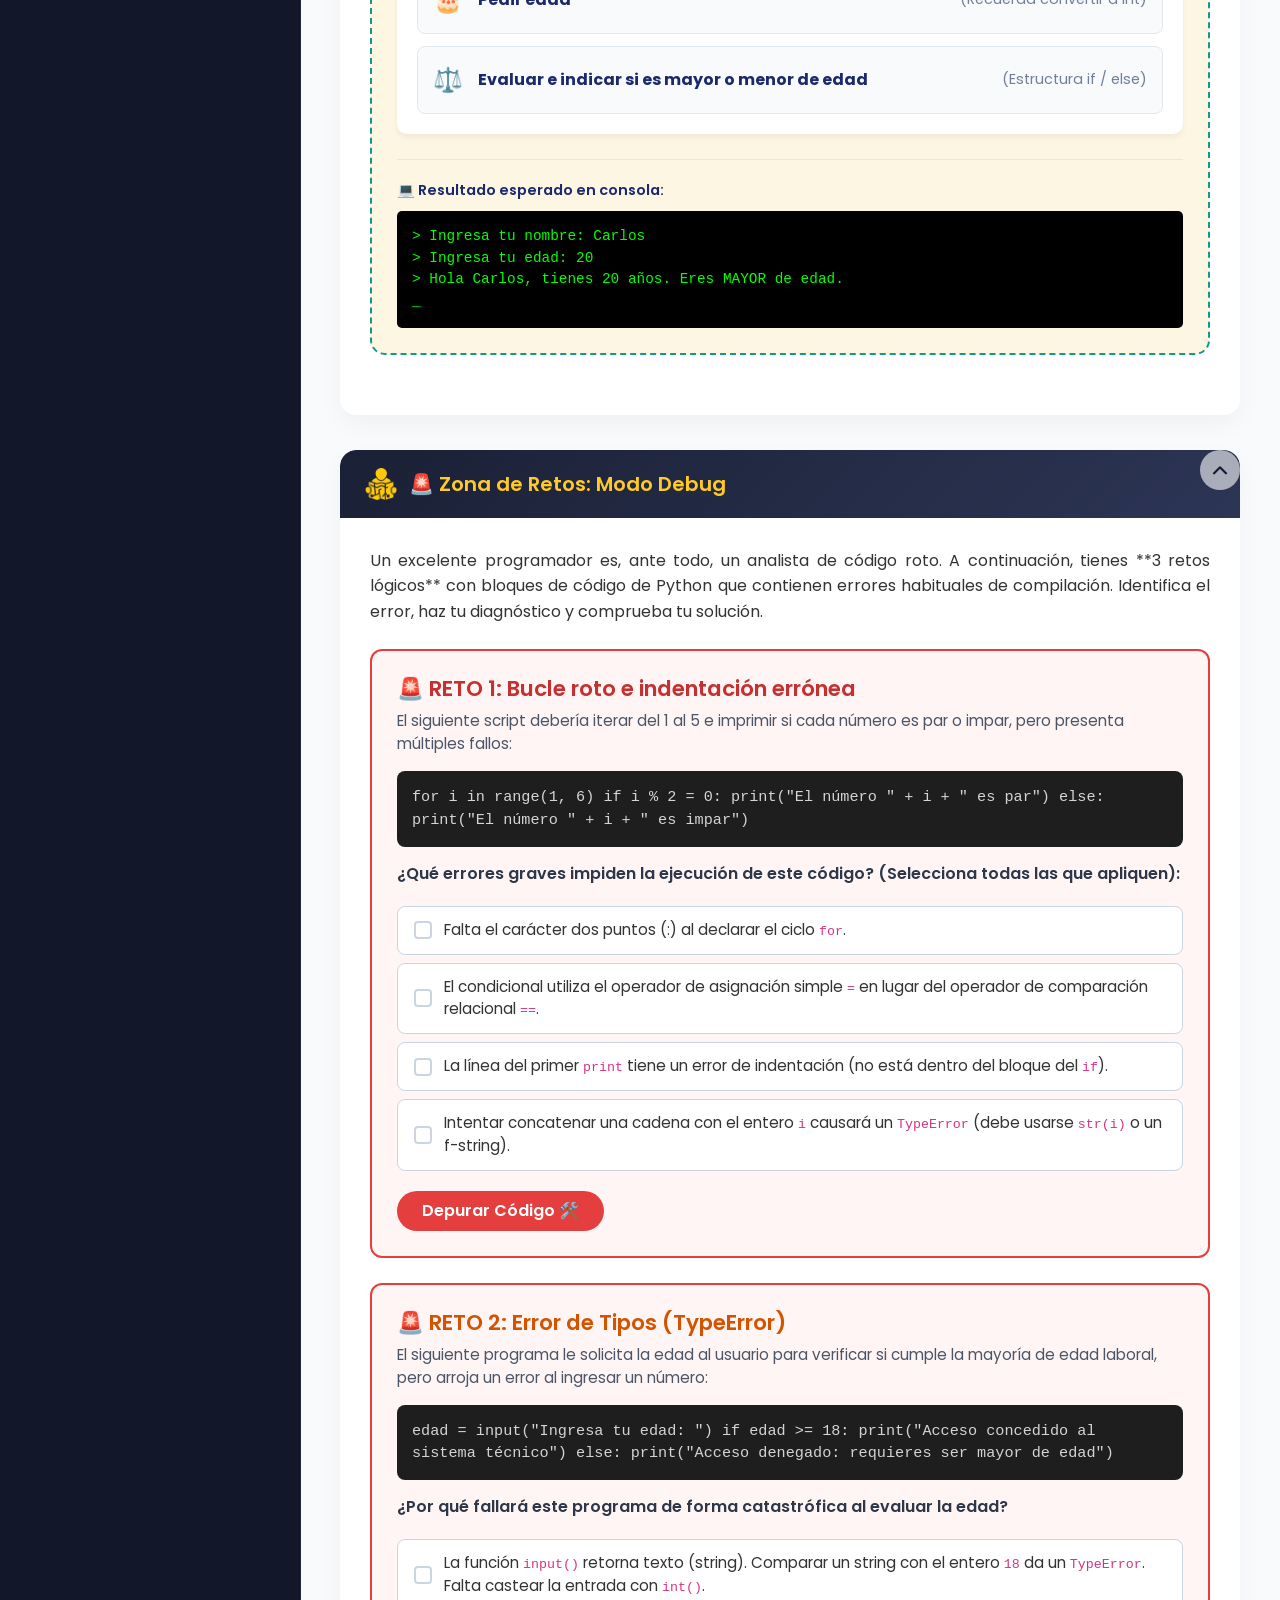
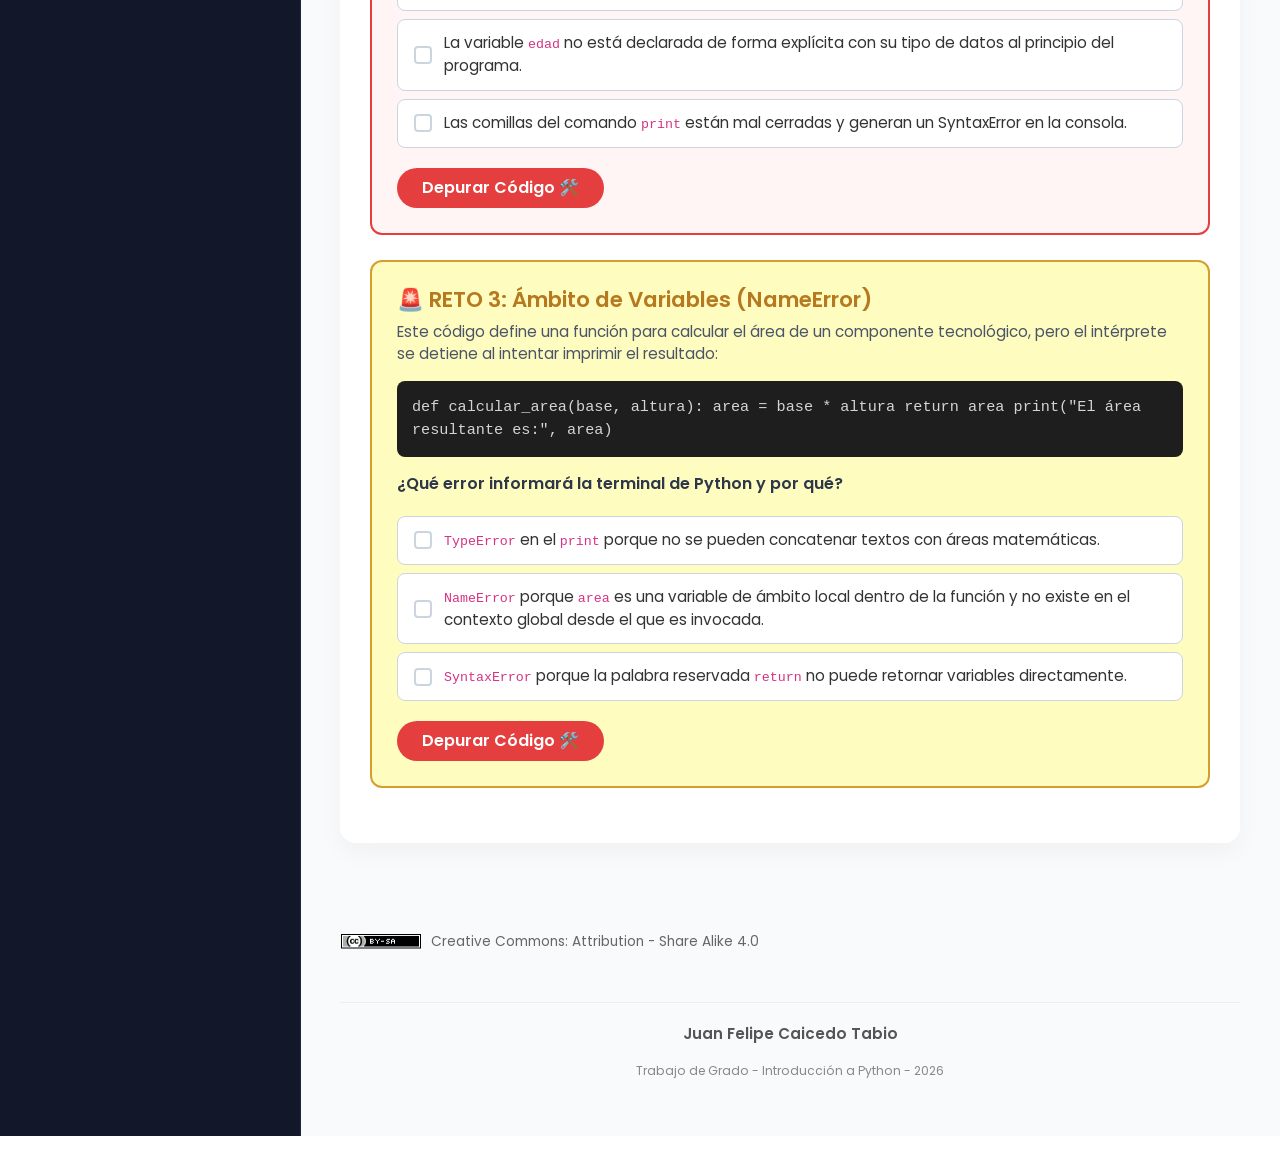
<file: html/unidad-5-desarrollo-de-un-programa-completo.html>
<!DOCTYPE html>
<html lang="es" id="exe-node-20260324203214700MBK">
<head>
<meta charset="utf-8">
<meta name="generator" content="eXeLearning v3.0.2">
<meta name="viewport" content="width=device-width, initial-scale=1">
<link rel="license" type="text/html" href="https://creativecommons.org/licenses/by-sa/4.0/">
<title>Unidad 5: Desarrollo de un Programa Completo | Introducción a la Programación y Uso de Python</title>
<script>document.querySelector("html").classList.add("js");</script><script src="../libs/jquery/jquery.min.js"> </script><script src="../libs/common_i18n.js"> </script><script src="../libs/common.js"> </script><script src="../libs/exe_export.js"> </script><script src="../libs/bootstrap/bootstrap.bundle.min.js"> </script><link rel="stylesheet" href="../libs/bootstrap/bootstrap.min.css">
<script src="../idevices/text/text.js"> </script><link rel="stylesheet" href="../idevices/text/text.css">
<link rel="stylesheet" href="../content/css/base.css">
<script src="../theme/style.js"> </script><link rel="stylesheet" href="../theme/style.css">
<link rel="icon" type="image/x-icon" href="../libs/favicon.ico">
<link href="https://fonts.googleapis.com/css2?family=Poppins:wght@300;400;600&amp;display=swap" rel="stylesheet">
<style>
    /* Tipografía Profesional */
    body {
        font-family: 'Poppins', sans-serif !important;
        color: #333;
    }

    /* Barra de progreso de lectura superior */
    #progress-container {
        position: fixed;
        top: 0;
        left: 0;
        width: 100%;
        height: 5px;
        background: transparent;
        z-index: 9999;
    }
    #progress-bar {
        height: 5px;
        background: linear-gradient(90deg, #2ecc71, #3498db);
        width: 0%;
    }

    /* Estilo de Tarjetas para los iDevices */
    .iDevice {
        border: none !important;
        box-shadow: 0 4px 15px rgba(0,0,0,0.1) !important;
        border-radius: 12px !important;
        overflow: hidden;
        margin-bottom: 30px !important;
        transition: transform 0.3s ease;
    }
    .iDevice:hover {
        transform: translateY(-5px);
    }

    /* Modo Debug Estilos */
    .debug-card {
        background: #fff5f5;
        border: 2px solid #e53e3e;
        border-radius: 12px;
        padding: 25px;
        margin-bottom: 25px;
        transition: all 0.3s;
    }
    .debug-card:hover {
        box-shadow: 0 8px 20px rgba(229, 62, 62, 0.15);
    }
    .debug-title {
        color: #c53030;
        margin-top: 0;
        display: flex;
        align-items: center;
        gap: 10px;
        font-weight: 600;
    }
    .debug-editor {
        background: #1e1e1e;
        color: #d4d4d4;
        padding: 15px;
        border-radius: 8px;
        font-family: 'Courier Prime', monospace;
        line-height: 1.5;
        margin: 15px 0;
        font-size: 0.95em;
        overflow-x: auto;
    }
    .debug-options {
        margin: 20px 0;
        padding: 0;
        list-style: none;
    }
    .debug-opt-item {
        background: white;
        border: 1px solid #cbd5e1;
        padding: 12px 16px;
        border-radius: 8px;
        margin-bottom: 8px;
        cursor: pointer;
        display: flex;
        align-items: center;
        gap: 12px;
        transition: all 0.2s ease;
        font-size: 0.95em;
    }
    .debug-opt-item:hover {
        border-color: #e53e3e;
        background: #fffafb;
    }
    .debug-opt-item.selected {
        background: #ffebeb;
        border-color: #e53e3e;
        color: #c53030;
        font-weight: 600;
    }
    .debug-opt-checkbox {
        width: 18px;
        height: 18px;
        border: 2px solid #cbd5e1;
        border-radius: 4px;
        display: flex;
        align-items: center;
        justify-content: center;
        font-size: 11px;
        color: transparent;
        transition: all 0.2s;
        flex-shrink: 0;
    }
    .debug-opt-item.selected .debug-opt-checkbox {
        border-color: #e53e3e;
        background: #e53e3e;
        color: white;
    }
    .debug-btn {
        background: #e53e3e !important;
        border: none !important;
        color: white !important;
        font-weight: 600 !important;
        padding: 8px 25px !important;
        border-radius: 20px !important;
        cursor: pointer;
        transition: all 0.3s;
    }
    .debug-btn:hover {
        background: #c53030 !important;
        transform: translateY(-1px);
    }
    .debug-feedback {
        display: none;
        margin-top: 15px;
        padding: 15px;
        border-radius: 8px;
        font-size: 0.95em;
        line-height: 1.5;
        animation: slideDown 0.3s ease-out forwards;
    }
    .debug-feedback.success {
        background: #e6fffa;
        border: 1px solid #319795;
        color: #234e52;
    }
    .debug-feedback.error {
        background: #fff5f5;
        border: 1px solid #e53e3e;
        color: #742a2a;
    }

    /* Keyframes */
    @keyframes slideDown {
        from { opacity: 0; transform: translateY(-10px); }
        to { opacity: 1; transform: translateY(0); }
    }
</style>
</head>
<body class="exe-export exe-web-site" lang="es">
<script>document.body.className+=" js"</script><div class="exe-content exe-export pre-js siteNav-hidden"> <nav id="siteNav"> <ul> <li> <a href="../index.html" class="main-node no-ch">Introducción al Curso Programación y Uso de Python </a>
</li>
<li> <a href="../html/unidad-1-introduccion-a-la-programacion.html" class="no-ch">Unidad 1: Introducción a la Programación</a>
</li>
<li> <a href="../html/unidad-2-conceptos-basicos-de-python.html" class="no-ch">Unidad 2: Conceptos básicos de Python</a>
</li>
<li> <a href="../html/unidad-3-variables-y-tipos-de-datos.html" class="no-ch">Unidad 3: Variables y Tipos de Datos</a>
</li>
<li> <a href="../html/unidad-4-estructuras-de-control.html" class="no-ch">Unidad 4: Estructuras de Control</a>
</li>
<li class="active"> <a href="../html/unidad-5-desarrollo-de-un-programa-completo.html" class="active no-ch">Unidad 5: Desarrollo de un Programa Completo</a>
</li>
<li> <a href="../html/conclusiones-y-zona-de-retos.html" class="no-ch">Conclusiones</a>
</li>
</ul></nav><main id="20260324203214700MBK" class="page"> <header id="header-20260324203214700MBK" class="main-header"> <div class="package-header">
<h1 class="package-title">Introducción a la Programación y Uso de Python</h1>
<p class="package-subtitle">Fundamentos prácticos y automatización de procesos para la transformación digital</p>
</div>
<div class="page-header"><h2 class="page-title">Unidad 5: Desarrollo de un Programa Completo</h2></div></header><div id="page-content-20260324203214700MBK" class="page-content"> <article id="20260330150329223GUU" class="box"> <header class="box-head"> <div class="box-icon exe-icon"> <img src="../theme/icons/guide.png" alt=""> </div> <h1 class="box-title">Desarrollo de un Programa Completo</h1>
<button class="box-toggle box-toggle-on" title="Ocultar/Mostrar contenido"> <span>Ocultar/Mostrar contenido</span></button></header><div class="box-content"> <div id="2026033015032922057O" class="idevice_node text" data-idevice-path="../idevices/text/" data-idevice-type="text" data-idevice-component-type="json"><div class="exe-text-template"><div class="textIdeviceContent">
            <div class="exe-text-activity">
                <div><style>
    @keyframes fadeInSlideUp {
      from { opacity: 0; transform: translateY(20px); }
      to { opacity: 1; transform: translateY(0); }
    }
    @keyframes subtlePulse {
      0% { box-shadow: 0 5px 15px rgba(0,0,0,0.3); }
      50% { box-shadow: 0 8px 25px rgba(39, 201, 63, 0.4); } /* Pulso verde para denotar finalización */
      100% { box-shadow: 0 5px 15px rgba(0,0,0,0.3); }
    }
    .fade-in-section {
      animation: fadeInSlideUp 0.8s ease-out forwards;
      opacity: 0;
    }
    .code-pulse-success {
      animation: subtlePulse 3s infinite ease-in-out;
    }
    .task-item:hover {
      background-color: #f1f5f9 !important;
      border-color: #11998e !important;
      transform: translateX(5px);
      transition: all 0.3s ease;
    }
    .link-btn:hover {
      transform: translateY(-3px);
      box-shadow: 0 5px 15px rgba(0,0,0,0.2);
    }
  </style>
<div class="main-wrapper" style="font-family: 'Poppins', sans-serif; color: #333; max-width: 900px; margin: auto;">
<div class="main-wrapper" style="font-family: 'Poppins', sans-serif; color: #333; max-width: 900px; margin: auto;">
<div class="fade-in-section" style="background: linear-gradient(135deg, #1a2a6c 0%, #11998e 50%, #38ef7d 100%); color: white; padding: 30px; border-radius: 15px; margin-bottom: 30px; box-shadow: 0 10px 20px rgba(0,0,0,0.15); animation-delay: 0.1s;">
<h1 style="margin: 0; font-size: 1.8em; letter-spacing: 1px;">UNIDAD 5</h1>
<p style="margin: 5px 0 0; opacity: 0.9; font-weight: 300;">Desarrollo de un Programa Completo</p>
</div>
<div class="fade-in-section" style="background: #ffffff; padding: 25px; border-radius: 12px; border-left: 5px solid #11998e; box-shadow: 0 4px 6px rgba(0,0,0,0.05); margin-bottom: 30px; animation-delay: 0.2s;">
<h3 style="color: #1a2a6c; margin-top: 0;">Integrando el conocimiento 🧩</h3>
<p style="text-align: justify; line-height: 1.6;">Es el momento de unir las variables, los tipos de datos y el flujo de control. Un programa completo interactúa con el usuario, procesa la información y devuelve un resultado útil.</p>
<div style="text-align: center; margin: 20px 0;"><span style="font-size: 2em;">📥 Entrada ➡️ ⚙️ Proceso ➡️ 📤 Salida</span></div>
<h4 style="color: #1a2a6c; margin-bottom: 10px;">Ejemplo: Calculadora Básica</h4>
<div class="code-pulse-success" style="background-color: #1e1e1e; border-radius: 10px; padding: 20px; position: relative; margin-top: 10px;">
<div style="display: flex; gap: 8px; margin-bottom: 15px;">
<div style="width: 12px; height: 12px; background: #ff5f56; border-radius: 50%;"><br></div>
<div style="width: 12px; height: 12px; background: #ffbd2e; border-radius: 50%;"><br></div>
<div style="width: 12px; height: 12px; background: #27c93f; border-radius: 50%;"><br></div>
</div>
<code style="color: #d4d4d4; font-family: 'Courier New', Courier, monospace; line-height: 1.6; display: block;">
        <span style="color: #6a9955;"># Solicitud de datos (Entrada)</span><br>
        <span style="color: #9cdcfe;">a</span> = <span style="color: #4ec9b0;">int</span>(<span style="color: #dcdcaa;">input</span>(<span style="color: #ce9178;">"Número 1: "</span>))<br>
        <span style="color: #9cdcfe;">b</span> = <span style="color: #4ec9b0;">int</span>(<span style="color: #dcdcaa;">input</span>(<span style="color: #ce9178;">"Número 2: "</span>))<br><br>
        
        <span style="color: #6a9955;"># Lógica (Proceso)</span><br>
        <span style="color: #9cdcfe;">suma</span> = <span style="color: #9cdcfe;">a</span> + <span style="color: #9cdcfe;">b</span><br><br>
        
        <span style="color: #6a9955;"># Impresión (Salida)</span><br>
        <span style="color: #dcdcaa;">print</span>(<span style="color: #ce9178;">"Resultado:"</span>, <span style="color: #9cdcfe;">suma</span>)
      </code></div>
</div>
<div class="fade-in-section" style="text-align: center; margin-bottom: 30px; animation-delay: 0.4s;">
<h4 style="color: #1a2a6c; border-bottom: 2px solid #eee; padding-bottom: 10px; display: inline-block;">🛠️ Herramientas para tu Proyecto</h4>
<div style="display: flex; justify-content: center; flex-wrap: wrap; gap: 15px; margin-top: 15px;"><a href="https://docs.python.org/es/3/library/functions.html#input" target="_blank" class="link-btn" style="background: #1a2a6c; color: white; padding: 10px 20px; border-radius: 25px; text-decoration: none; font-weight: 600; transition: 0.3s; display: flex; align-items: center; gap: 8px;" rel="noopener"> <span>⌨️ Función input()</span> </a> <a href="https://www.w3schools.com/python/python_user_input.asp" target="_blank" class="link-btn" style="background: #f7a82a; color: white; padding: 10px 20px; border-radius: 25px; text-decoration: none; font-weight: 600; transition: 0.3s; display: flex; align-items: center; gap: 8px;" rel="noopener"> <span>📊 Guía de Entradas (W3)</span> </a> <a href="https://realpython.com/python-first-steps/" target="_blank" class="link-btn" style="background: #11998e; color: white; padding: 10px 20px; border-radius: 25px; text-decoration: none; font-weight: 600; transition: 0.3s; display: flex; align-items: center; gap: 8px;" rel="noopener"> <span>🚀 Tu Primer Programa</span> </a></div>
</div>
<div class="fade-in-section" style="background: #fdf6e3; border: 2px dashed #11998e; padding: 25px; border-radius: 15px; margin-bottom: 30px; animation-delay: 0.6s;">
<div style="display: flex; align-items: center; gap: 15px; margin-bottom: 20px;">
<div style="background: #11998e; color: white; width: 50px; height: 50px; border-radius: 50%; display: flex; align-items: center; justify-content: center; font-size: 1.5em; box-shadow: 0 4px 10px rgba(17,153,142,0.4);">🏆</div>
<h3 style="margin: 0; color: #0d7a71; font-size: 1.4em;">Actividad Final: Proyecto Integrador</h3>
</div>
<p style="margin-bottom: 20px; font-weight: 500; color: #4a5568;">Desarrolla un sistema de validación de usuarios. Tu código debe cumplir estrictamente con los siguientes requerimientos:</p>
<div style="display: flex; flex-direction: column; gap: 12px; background: #ffffff; padding: 20px; border-radius: 10px; box-shadow: 0 4px 6px rgba(0,0,0,0.05);">
<div class="task-item" style="background: #f8fafc; padding: 15px; border-radius: 8px; border: 1px solid #e1e8ed; display: flex; align-items: center; gap: 15px;"><span style="color: #11998e; font-size: 1.5em;">👤</span> <span style="font-weight: bold; color: #1a2a6c;">Pedir nombre</span> <span style="margin-left: auto; color: #718096; font-size: 0.9em;">(Usa la función str / input)</span></div>
<div class="task-item" style="background: #f8fafc; padding: 15px; border-radius: 8px; border: 1px solid #e1e8ed; display: flex; align-items: center; gap: 15px;"><span style="color: #11998e; font-size: 1.5em;">🎂</span> <span style="font-weight: bold; color: #1a2a6c;">Pedir edad</span> <span style="margin-left: auto; color: #718096; font-size: 0.9em;">(Recuerda convertir a int)</span></div>
<div class="task-item" style="background: #f8fafc; padding: 15px; border-radius: 8px; border: 1px solid #e1e8ed; display: flex; align-items: center; gap: 15px;"><span style="color: #11998e; font-size: 1.5em;">⚖️</span> <span style="font-weight: bold; color: #1a2a6c;">Evaluar e indicar si es mayor o menor de edad</span> <span style="margin-left: auto; color: #718096; font-size: 0.9em;">(Estructura if / else)</span></div>
</div>
<div style="margin-top: 25px; padding-top: 20px; border-top: 1px solid #e2e8f0;">
<p style="font-size: 0.9em; font-weight: 600; color: #1a2a6c; margin-bottom: 10px;">💻 Resultado esperado en consola:</p>
<div style="background: #000000; color: #00ff00; font-family: monospace; padding: 15px; border-radius: 5px; font-size: 0.9em;">&gt; Ingresa tu nombre: Carlos<br>&gt; Ingresa tu edad: 20<br>&gt; Hola Carlos, tienes 20 años. Eres MAYOR de edad.<br><span class="blinking-cursor" style="animation: blink 1s step-end infinite;">_</span></div>
</div>
</div>
</div>
</div>
<style>@keyframes blink { 50% { opacity: 0; } }</style><p class="clearfix"></p></div>
</div></article>

<!-- iDevice: Zona de Retos Modo Debug -->
<article id="idevice-modo-debug" class="box"> 
    <header class="box-head"> 
        <div class="box-icon exe-icon"> 
            <img src="../theme/icons/guide.png" alt="">
        </div>
        <h1 class="box-title">🚨 Zona de Retos: Modo Debug</h1>
        <button class="box-toggle box-toggle-on" title="Ocultar/Mostrar contenido"> <span>Ocultar/Mostrar contenido</span></button>
    </header>
    
    <div class="box-content">
        <p style="text-align: justify; line-height: 1.6; margin-bottom: 25px;">
            Un excelente programador es, ante todo, un analista de código roto. A continuación, tienes **3 retos lógicos** con bloques de código de Python que contienen errores habituales de compilación. Identifica el error, haz tu diagnóstico y comprueba tu solución.
        </p>

        <!-- Reto 1 -->
        <div class="debug-card">
            <h3 class="debug-title">🚨 RETO 1: Bucle roto e indentación errónea</h3>
            <p style="color: #4a5568; margin: 0 0 10px; font-size: 0.95em;">El siguiente script debería iterar del 1 al 5 e imprimir si cada número es par o impar, pero presenta múltiples fallos:</p>
            
            <div class="debug-editor">
for i in range(1, 6)
    if i % 2 = 0:
    print("El número " + i + " es par")
    else:
        print("El número " + i + " es impar")
            </div>

            <p style="font-weight: 600; color: #2d3748; margin-bottom: 10px;">¿Qué errores graves impiden la ejecución de este código? (Selecciona todas las que apliquen):</p>
            <ul class="debug-options" id="q1-options">
                <li class="debug-opt-item" onclick="toggleOption(this)">
                    <div class="debug-opt-checkbox">✓</div>
                    <span>Falta el carácter dos puntos (:) al declarar el ciclo <code>for</code>.</span>
                </li>
                <li class="debug-opt-item" onclick="toggleOption(this)">
                    <div class="debug-opt-checkbox">✓</div>
                    <span>El condicional utiliza el operador de asignación simple <code>=</code> en lugar del operador de comparación relacional <code>==</code>.</span>
                </li>
                <li class="debug-opt-item" onclick="toggleOption(this)">
                    <div class="debug-opt-checkbox">✓</div>
                    <span>La línea del primer <code>print</code> tiene un error de indentación (no está dentro del bloque del <code>if</code>).</span>
                </li>
                <li class="debug-opt-item" onclick="toggleOption(this)">
                    <div class="debug-opt-checkbox">✓</div>
                    <span>Intentar concatenar una cadena con el entero <code>i</code> causará un <code>TypeError</code> (debe usarse <code>str(i)</code> o un f-string).</span>
                </li>
            </ul>
            
            <button class="debug-btn" onclick="checkDebugChallenge(1)">Depurar Código 🛠️</button>
            <div class="debug-feedback" id="q1-feedback"></div>
        </div>

        <!-- Reto 2 -->
        <div class="debug-card">
            <h3 class="debug-title" style="color: #d35400;">🚨 RETO 2: Error de Tipos (TypeError)</h3>
            <p style="color: #4a5568; margin: 0 0 10px; font-size: 0.95em;">El siguiente programa le solicita la edad al usuario para verificar si cumple la mayoría de edad laboral, pero arroja un error al ingresar un número:</p>
            
            <div class="debug-editor">
edad = input("Ingresa tu edad: ")
if edad >= 18:
    print("Acceso concedido al sistema técnico")
else:
    print("Acceso denegado: requieres ser mayor de edad")
            </div>

            <p style="font-weight: 600; color: #2d3748; margin-bottom: 10px;">¿Por qué fallará este programa de forma catastrófica al evaluar la edad?</p>
            <ul class="debug-options" id="q2-options">
                <li class="debug-opt-item" onclick="selectSingleOption('q2-options', this)">
                    <div class="debug-opt-checkbox">✓</div>
                    <span>La función <code>input()</code> retorna texto (string). Comparar un string con el entero <code>18</code> da un <code>TypeError</code>. Falta castear la entrada con <code>int()</code>.</span>
                </li>
                <li class="debug-opt-item" onclick="selectSingleOption('q2-options', this)">
                    <div class="debug-opt-checkbox">✓</div>
                    <span>La variable <code>edad</code> no está declarada de forma explícita con su tipo de datos al principio del programa.</span>
                </li>
                <li class="debug-opt-item" onclick="selectSingleOption('q2-options', this)">
                    <div class="debug-opt-checkbox">✓</div>
                    <span>Las comillas del comando <code>print</code> están mal cerradas y generan un SyntaxError en la consola.</span>
                </li>
            </ul>
            
            <button class="debug-btn" onclick="checkDebugChallenge(2)">Depurar Código 🛠️</button>
            <div class="debug-feedback" id="q2-feedback"></div>
        </div>

        <!-- Reto 3 -->
        <div class="debug-card" style="border-color: #d69e2e; background: #fefcbf;">
            <h3 class="debug-title" style="color: #b7791f;">🚨 RETO 3: Ámbito de Variables (NameError)</h3>
            <p style="color: #4a5568; margin: 0 0 10px; font-size: 0.95em;">Este código define una función para calcular el área de un componente tecnológico, pero el intérprete se detiene al intentar imprimir el resultado:</p>
            
            <div class="debug-editor">
def calcular_area(base, altura):
    area = base * altura
    return area

print("El área resultante es:", area)
            </div>

            <p style="font-weight: 600; color: #2d3748; margin-bottom: 10px;">¿Qué error informará la terminal de Python y por qué?</p>
            <ul class="debug-options" id="q3-options">
                <li class="debug-opt-item" onclick="selectSingleOption('q3-options', this)">
                    <div class="debug-opt-checkbox">✓</div>
                    <span><code>TypeError</code> en el <code>print</code> porque no se pueden concatenar textos con áreas matemáticas.</span>
                </li>
                <li class="debug-opt-item" onclick="selectSingleOption('q3-options', this)">
                    <div class="debug-opt-checkbox">✓</div>
                    <span><code>NameError</code> porque <code>area</code> es una variable de ámbito local dentro de la función y no existe en el contexto global desde el que es invocada.</span>
                </li>
                <li class="debug-opt-item" onclick="selectSingleOption('q3-options', this)">
                    <div class="debug-opt-checkbox">✓</div>
                    <span><code>SyntaxError</code> porque la palabra reservada <code>return</code> no puede retornar variables directamente.</span>
                </li>
            </ul>
            
            <button class="debug-btn" onclick="checkDebugChallenge(3)">Depurar Código 🛠️</button>
            <div class="debug-feedback" id="q3-feedback"></div>
        </div>

    </div>
</article>

</div></main><div class="nav-buttons"> <a href="../html/unidad-4-estructuras-de-control.html" title="Anterior" class="nav-button nav-button-left"> <span>Anterior</span></a><a href="../html/conclusiones-y-zona-de-retos.html" title="Siguiente" class="nav-button nav-button-right"> <span>Siguiente</span></a>
</div>
<footer id="siteFooter"><div id="siteFooterContent"> <div id="packageLicense" class="cc cc-by-sa"> <p> <span class="license-label">Licencia: </span><a href="https://creativecommons.org/licenses/by-sa/4.0/" class="license">creative commons: attribution - share alike 4.0</a></p>
</div>
<div id="siteUserFooter"> <div>



<div id="progress-container">
    
<div id="progress-bar"></div>
</div>
<div style="text-align: center; padding: 20px; border-top: 1px solid #eee; margin-top: 50px;">
    
    
<p style="font-weight: 600; color: #555;">Juan Felipe Caicedo Tabio</p>
<p style="font-size: 0.8em; color: #888;">Trabajo de Grado - Introducción a Python - 2026</p>
</div>
<script>\u000a    // L\u00f3gica para la barra de progreso al hacer scroll\u000a    window.onscroll = function() {\u000a        var winScroll = document.body.scrollTop || document.documentElement.scrollTop;\u000a        var height = document.documentElement.scrollHeight - document.documentElement.clientHeight;\u000a        var scrolled = (winScroll / height) * 100;\u000a        document.getElementById("progress-bar").style.width = scrolled + "%";\u000a    };\u000a</script>
</div>
</div>
</div></footer>
</div>
<p id="made-with-eXe"> <a href="https://exelearning.net/" target="_blank" rel="noopener"> <span>Creado con eXeLearning <span>(nueva ventana)</span></span></a></p>
<!-- Lógica JavaScript del Módulo -->
<script>
    // Funciones del Modo Debug
    function toggleOption(element) {
        element.classList.toggle("selected");
    }

    function selectSingleOption(containerId, element) {
        var options = document.getElementById(containerId).getElementsByTagName("li");
        for (var i = 0; i < options.length; i++) {
            options[i].classList.remove("selected");
        }
        element.classList.add("selected");
    }

    function checkDebugChallenge(challengeNum) {
        if (challengeNum === 1) {
            var options = document.getElementById("q1-options").getElementsByTagName("li");
            // Todas las opciones son verdaderas
            var allSelected = true;
            for (var i = 0; i < options.length; i++) {
                if (!options[i].classList.contains("selected")) {
                    allSelected = false;
                }
            }
            
            var feedback = document.getElementById("q1-feedback");
            feedback.style.display = "block";
            
            if (allSelected) {
                feedback.className = "debug-feedback success";
                feedback.innerHTML = "🎉 <strong>¡Excelente diagnóstico técnico!</strong> Has identificado todos los bugs. En efecto: 1) Falta el `:` al declarar el <code>for</code>. 2) Se debe usar <code>==</code> para evaluar la igualdad. 3) El primer <code>print</code> debe estar indentado con 8 espacios o un tabulador extra. 4) Concatenar texto con el entero <code>i</code> causará un TypeError crítico, solucionado con <code>str(i)</code> o un f-string.";
            } else {
                feedback.className = "debug-feedback error";
                feedback.innerHTML = "❌ <strong>Diagnóstico incompleto o incorrecto.</strong> Revisa bien el código. El desarrollador cometió más de un error. ¡Todos los puntos listados son fallas reales de compilación en este código! Marca todas las opciones y vuelve a depurar.";
            }
        } else if (challengeNum === 2) {
            var options = document.getElementById("q2-options").getElementsByTagName("li");
            var selectedIdx = -1;
            for (var i = 0; i < options.length; i++) {
                if (options[i].classList.contains("selected")) {
                    selectedIdx = i;
                }
            }
            
            var feedback = document.getElementById("q2-feedback");
            feedback.style.display = "block";
            
            if (selectedIdx === 0) {
                feedback.className = "debug-feedback success";
                feedback.innerHTML = "🎉 <strong>¡Correcto!</strong> En Python, <code>input()</code> siempre captura la entrada como tipo texto (String). Al intentar compararla con el número entero <code>18</code> mediante el operador <code>>=</code>, el intérprete se detiene y reporta un <code>TypeError: '>=' not supported between instances of 'str' and 'int'</code>. La solución correcta es convertir a entero: <code>edad = int(input(\"...\"))</code>.";
            } else if (selectedIdx === -1) {
                alert("Por favor, selecciona una opción antes de depurar.");
                feedback.style.display = "none";
            } else {
                feedback.className = "debug-feedback error";
                feedback.innerHTML = "❌ <strong>Respuesta incorrecta.</strong> Analiza la compatibilidad de tipos de datos. Recuerda que Python no requiere declaración previa de variables globales y las comillas de los print son completamente válidas. El problema radica en la comparación entre un texto capturado por consola y un entero matemático.";
            }
        } else if (challengeNum === 3) {
            var options = document.getElementById("q3-options").getElementsByTagName("li");
            var selectedIdx = -1;
            for (var i = 0; i < options.length; i++) {
                if (options[i].classList.contains("selected")) {
                    selectedIdx = i;
                }
            }
            
            var feedback = document.getElementById("q3-feedback");
            feedback.style.display = "block";
            
            if (selectedIdx === 1) {
                feedback.className = "debug-feedback success";
                feedback.innerHTML = "🎉 <strong>¡Excepcional! Compilador Mental al 100%.</strong> Has identificado que la variable <code>area</code> se crea dentro del bloque de la función, por lo cual tiene un <strong>ámbito local</strong>. Al finalizar la ejecución de la función, esa variable se destruye. Intentar acceder a ella de forma directa en el flujo principal arrojará un <code>NameError: name 'area' is not defined</code>. Para solucionarlo, deberíamos almacenar el retorno en el flujo global: <code>mi_area = calcular_area(5, 10)</code>.";
            } else if (selectedIdx === -1) {
                alert("Por favor, selecciona una opción antes de depurar.");
                feedback.style.display = "none";
            } else {
                feedback.className = "debug-feedback error";
                feedback.innerHTML = "❌ <strong>Fallo en la depuración.</strong> Observa las variables dentro de la función. El comando de retorno y la concatenación de la tupla del <code>print</code> son válidos en Python. El bug radica en los límites y el alcance de las variables locales vs globales.";
            }
        }
    }
</script>
</body>
</html>
</file>
<file: idevices/text/text.css>
/* Text iDevice (export CSS) */
.exe-text-activity div.inline {
    display: flex;
}

.exe-text-activity div.inline dt {
    margin: 0 0 0 auto;
}

.exe-text-activity div.inline dd {
    margin-left: 10px;
}

.idevice_node.text .iDevice_buttons.feedback-button {
    margin-bottom: 1em;
}
</file>
<file: content/css/base.css>
.exe-content{
  background: #fff;
}

.exe-content .page-title{
  font-size: 1.45em;
}

.exe-content .box{
  margin-top: 20px;
  border: 1px solid #dbdbdb;
}

.exe-content .box-head {
  border-bottom: 1px solid #dbdbdb;
}

.exe-export .no-header .box-head {
  border-bottom: 0;
}

.exe-content .box-head .box-title {
  margin: 0;
  font-size: 1.2em;
}

.exe-content a{
  color: #5a7f0c;
}

.exe-content a:hover,
.exe-content a:focus{
  color: #71a300;
}

.exe-content h2{
  font-size: 1.45em;
}
.exe-content h3{
  font-size: 1.35em;
}
.exe-content h4{
  font-size: 1.25em;
}
.exe-content h5{
  font-size: 1.15em;
}

.exe-content a {
    text-decoration: none
}

.exe-content a:hover,
.exe-content a:focus {
    text-decoration: underline
}

@media print {
    .external-iframe-src {
        display: block !important;
        margin: 2em 0;
        font-size: .95em;
        text-align: center
    }

    #made-with-eXe {
        display: none
    }
}

.external-iframe {
    border: 0
}

.pre-code {
    background: #112C4A;
    color: #E7ECF1;
    font-family: Monaco, Courier, monospace;
    border-radius: 9px;
    font-size: 12px;
    margin: 2em 1em;
    overflow: auto;
    padding: 20px
}

.exe-dl {
    margin-bottom: 2em;
    margin-left: 1.5em
}

.exe-dl dt {
    font-weight: bold
}

.exe-dl dd {
    margin: 1em 1.5em
}

.js .exe-dl dt {
    margin: 1.2em 0 0 0
}

.exe-dl dt a {
    text-decoration: underline
}

.exe-dl .icon {
    font-family: Arial, sans-serif;
    display: block;
    width: 20px;
    height: 20px;
    font-size: 16px;
    margin-right: 1em;
    line-height: 20px;
    text-align: center;
    float: left;
    border-radius: 2px;
    position: relative
}

@media all and (min-width: 1px) {
    .exe-dl dt a {
        align-items: center;
        display: flex;
        text-decoration: none
    }

    .exe-dl .icon {
        height: 18px;
        line-height: 18px;
        width: 18px;
        padding: 1px;
        font: 18px monospace;
        font-weight: bold;
        display: flex;
        justify-content: center;
        align-items: center
    }
}

.exe-dl-toggler {
    height: 20px;
    margin: 1.5em
}

.exe-dl-toggler a {
    margin-left: 0;
    font-weight: bold
}

.js .exe-dl dd {
    display: none;
    padding-left: 0;
    margin: 1em 1em 1em 37px
}

/* Math */
.exe-math {
    display: block;
    margin: 2em 0
}

.exe-math,
.MathJax_Display {
    text-align: left !important
}

.exe-math.position-center,
.position-center .MathJax_Display,
[style*="text-align: center"] .MathJax_Display {
    text-align: center !important
}

.exe-math.position-right,
.position-right .MathJax_Display,
[style*="text-align: right"] .MathJax_Display {
    text-align: right !important
}

.js .show-image .exe-math-code,
.js .show-code .exe-math-img {
    display: none
}

.exe-math-links {
    font-size: .85em
}

.exe-math-inline {
    display: inline;
    margin: 0 .1em !important
}

/* TinyMCE: Images and media */
.exe-figure {
    margin: 2em 0;
    max-width: 100%
}

.position-center {
    margin: 2em auto
}

.position-right {
    margin: 2em 0 2em auto
}

.float-left {
    float: left;
    margin: .5em 1.5em 1em 0
}

.float-right {
    float: right;
    margin: .5em 0 1em 2em
}

.figcaption {
    padding-top: .2em
}

.figcaption.header {
    padding-top: 0;
    padding-bottom: .2em
}

/* TinyMCE templates */
.exe-layout-2-cols,
.exe-layout-3-cols {
    width: 100%
}

.exe-col{
    box-sizing: content-box;
}

.exe-layout-2-cols .exe-col {
    float: left;
    width: 49%
}

.exe-layout-2-cols .exe-col-1 {
    padding-right: 1%
}

.exe-layout-2-cols .exe-col-2 {
    padding-left: 1%
}

.exe-layout-2-30-70 .exe-col {
    width: 69%
}

.exe-layout-2-30-70 .exe-col-1 {
    width: 29%
}

.exe-layout-2-70-30 .exe-col {
    width: 29%
}

.exe-layout-2-70-30 .exe-col-1 {
    width: 69%
}

.exe-layout-3-cols .exe-col {
    float: left;
    width: 32%
}

.exe-layout-3-cols .exe-col-1,
.exe-layout-3-cols .exe-col-2 {
    padding-right: 2%
}

pre.mermaid {
    margin: 1.5em 0;
    text-align: center;
}

/* Blocks */
.exe-block-warning {
    background: #FCF8E3;
    color: #796034;
    border: 1px solid #FAEBCC;
    padding: 0 1em;
    border-radius: 4px
}

p.exe-block-warning {
    padding: 1em
}

.exe-block-alert {
    background: #ffc;
    color: #855000;
    border: 1px solid #FFF099;
    padding: 0 1em;
    border-radius: 4px
}

p.exe-block-alert {
    padding: 1em
}

.exe-block-danger {
    background: #FEF0EF;
    color: #973C3B;
    border: 1px solid #F3DADD;
    padding: 0 1em;
    border-radius: 4px
}

p.exe-block-danger {
    padding: 1em
}

.exe-block-info {
    background: #E1F1F9;
    color: #2B627D;
    border: 1px solid #C9EDF4;
    padding: 0 1em;
    border-radius: 4px
}

p.exe-block-info {
    padding: 1em
}

.exe-block-success {
    background: #E5F3E0;
    color: #336634;
    border: 1px solid #DEEDD1;
    padding: 0 1em;
    border-radius: 4px
}

p.exe-block-success {
    padding: 1em
}

.exe-content .exe-block-warning a,
.exe-content .exe-block-warning a:hover,
.exe-content .exe-block-warning a:focus {
    color: #4F360A
}

.exe-content .exe-block-alert a,
.exe-content .exe-block-alert a:hover,
.exe-content .exe-block-alert a:focus {
    color: #5B2600
}

.exe-content .exe-block-danger a,
.exe-content .exe-block-danger a:hover,
.exe-content .exe-block-danger a:focus {
    color: #6D1211
}

.exe-content .exe-block-info a,
.exe-content .exe-block-info a:hover,
.exe-content .exe-block-info a:focus {
    color: #063853
}

.exe-content .exe-block-success a,
.exe-content .exe-block-success a:hover,
.exe-content .exe-block-success a:focus {
    color: #093C0A
}

div.exe-block-warning,
div.exe-block-alert,
div.exe-block-danger,
div.exe-block-info,
div.exe-block-success {
    margin: 1em 0
}

/* RTL support */
body [dir='rtl'] {
    text-align: start
}

/* Autoclear */
.exe-content .idevice_body,
.exe-clear {
    overflow: auto
}

/* JavaScript on/offf */
.js-hidden {
    display: none;
}

.exe-hidden,
.js-required,
.js .js-hidden,
.exe-mindmap-code {
    display: none
}

.js .js-required {
    display: block
}

.box-toggle {
    display: none;
}

.js .box-toggle {
    display: inline-block;
}

.sr-av,
.js .js-sr-av,
.exe-hidden-accessible,
.js .exe-tooltip-text {
    position: absolute;
    overflow: hidden;
    clip: rect(0 0 0 0);
    clip: rect(0, 0, 0, 0);
    height: 0
}

/* Tables */
.exe-table {
    margin: 2em auto;
    max-width: 100%;
    border: 1px solid #CCC;
    border-collapse: collapse;
    border-spacing: 0
}

.exe-table tr {
    background: #fff
}

.exe-table caption {
    padding: .5em 0;
    text-align: center;
    font-style: italic;
    caption-side: top;
}

.exe-table td,
.exe-table th {
    border: 1px solid #CCC;
    margin: 0;
    padding: 0.5em 1em
}

.exe-table thead {
    background: #ddd;
    color: #000;
    text-align: left
}

.exe-table tr:nth-child(2n-1) td,
.exe-table tbody tr:nth-child(2n-1) th {
    background: #F4F4F4
}

.exe-table tbody tr:nth-child(2n) th {
    background: #F4F4F4
}

.exe-table tbody tr:nth-child(2n-1) th {
    background: #E4E4E4
}

.exe-table thead+tbody tr:nth-child(2n) th {
    background: #fff
}

.exe-table thead+tbody tr:nth-child(2n-1) th {
    background: #F4F4F4
}

.exe-table-minimalist {
    margin: 2em auto;
    border-collapse: collapse
}

.exe-table-minimalist tr {
    background: #fff
}

.exe-table-minimalist thead th {
    color: #000;
    padding: .6em 1.5em .6em .8em;
    border-bottom: 2px solid #CCC;
    text-align: left
}

.exe-table-minimalist td,
.exe-table-minimalist tbody th {
    border-bottom: 1px solid #ccc;
    color: #555;
    padding: .5em 1.5em .5em .8em
}

.exe-table-minimalist tbody tr:hover td,
.exe-table-minimalist tbody tr:hover th {
    color: #222
}

.exe-table-minimalist tr:nth-child(2n-1) td,
.exe-table-minimalist tbody tr:nth-child(2n-1) th {
    background: #F9F9F9
}

.exe-table-minimalist caption {
    text-align: center;
    font-style: italic;
    border-bottom: 2px solid #CCC;
    padding: .6em 0
}

/* Responsive tables */
.exe-table-responsive {
    display: block;
    overflow-x: auto;
    border: none
}

.exe-table-responsive,
.exe-table-responsive th,
.exe-table-responsive tr,
.exe-table-responsive td {
    width: auto !important
}

/* Tooltips */
body .qtip {
    font-size: .85em;
    line-height: 1.5em
}

.qtip .exe-tooltip-text {
    position: relative;
    overflow: auto;
    clip: auto;
    height: auto
}

/* Structured lists */
ol.auto-numbered {
    counter-reset: item
}

.auto-numbered ol {
    counter-reset: item
}

.auto-numbered li {
    display: block
}

.auto-numbered li:before {
    content: counters(item, ".") ".- ";
    counter-increment: item
}

/* Blockquote + Cite */
.exe-quote-cite cite {
    display: block;
    text-align: right;
    margin-top: -.5em
}

/* File information */
.exe-link-data {
    font-size: .8em;
    margin: 0 .2em
}

.exe-link-data abbr {
    cursor: help
}

/* Quote With Authorship */
.styled-qc {
    font-family: Georgia, serif;
    font-style: italic;
    margin: 1.5em 2.5em;
    padding: 0.25em 3.5em;
    position: relative
}

.styled-qc:before {
    display: block;
    content: "\201C";
    font-size: 5em;
    position: absolute;
    left: 0;
    top: -20px
}

/* Responsive design */
iframe,
object,
embed {
    max-width: 100%
}

img,
video {
    max-width: 100%;
    height: auto
}

@media all and (max-width: 992px) {
    .exe-layout-3-cols .exe-col {
        float: none;
        width: 100%;
        padding: 0
    }

    .exe-layout-3-cols .exe-col .exe-figure {
        margin: 2em auto
    }
}

@media all and (max-width: 780px) {
    .styled-qc {
        margin: 1.5em .5em
    }

    .exe-layout-2-cols .exe-col {
        float: none;
        width: 100%;
        padding: 0
    }

    .exe-layout-2-cols .exe-col .exe-figure {
        margin: 2em auto
    }
}

/* Made with eXeLearning */
#made-with-eXe {
    margin: 0;
    position: fixed;
    bottom: 0;
    right: 0
}

#made-with-eXe a {
    text-decoration: none;
    box-shadow: rgba(0, 0, 0, 0.35) 0px 5px 15px;
    border-top-left-radius: 4px;
    color: #222;
    font-size: 11px;
    font-family: Arial, sans-serif;
    line-height: 35px;
    width: 35px;
    height: 35px;
    background: #fff url(../img/exe_powered_logo.png) no-repeat 3px 50%;
    display: block;
    background-size: auto 20px;
    text-decoration: none;
    transition: .5s;
    opacity: .8
}

#made-with-eXe span {
    padding-left: 35px;
    padding-right: 5px
}

#made-with-eXe span span {
    position: absolute;
    overflow: hidden;
    clip: rect(0 0 0 0);
    clip: rect(0, 0, 0, 0);
    height: 0
}

#made-with-eXe a:hover {
    width: auto;
    padding: 0 5px;
    background-position: 5px 50%;
    opacity: 1
}

/* Search bar */
#exe-client-search-reset {
    display: none;
}
#exe-client-search-reset.visible {
    display: inline;
}

/* Box toggler */
.exe-export article.minimized .box-content{
    display: none;
}

/* BOX no visible */
.exe-export article.novisible.box{
    display: none  !important;
}

/* iDevice no visible */
.exe-export article.box .idevice_node.novisible{
    display: none  !important;
}

/* Teacher mode */
html:not(.mode-teacher) .js .teacher-only {
    display: none !important;
}
</file>
<file: theme/style.css>
/* Default style (to review) */

body.exe-export {
    padding: 1em 0;
}

body.exe-web-site {
    padding: 0;
}

.exe-content a {
    color: #d76b4a;
}
.exe-content a:hover,
.exe-content a:focus {
    color: #993d28;
}

#node-content-container.exe-content #node-content {
    padding-top: 20px;
    padding-bottom: 20px;
    max-width: 1280px;
    margin: 0 auto;
    display: block;
}

.exe-content {
    color: #333;
    background-color: #fff;
}

.js .exe-export .exe-content {
    min-height: 100vh;
}

.js .in-iframe .exe-content {
    min-height: 0;
}

.exe-content .package-title {
    font-size: 1.25rem;
    font-weight: 300;
}

.exe-content .page-title {
    color: #078e8e;
    font-size: 1.7rem;
    text-align: left;
}

.exe-single-page .package-header h1 {
    color: #333;
    font-size: 1.25rem;
    font-weight: 300;
    text-align: left;
    margin-bottom: 2em;
}

.exe-single-page .package-node {
    margin-bottom: 3.5em;
}

.exe-single-page .package-subtitle {
    top: -2.1em;
}

.exe-single-page main.page > section {
    min-height: 4em;
}

.exe-content .box {
    margin: 20px 0;
    border: none;
    background-color: #fff;
}

.exe-web-site .exe-content .box {
    margin: 40px 0;
}

.exe-content .box-head {
    border-bottom: 0;
}

#node-content-container.exe-content .box {
    border: 1px dotted #ddd;
}
#node-content-container.exe-content .box.hidden-idevices {
    border-style: solid;
}

.exe-content .box header {
    min-height: 60px;
}

.exe-content .box-title {
    color: #054d4d;
    font-size: 1.5rem;
}

.exe-content .box-head .exe-icon {
    float: left;
}

.exe-web-site .page-content,
#exe-client-search,
.exe-web-site main > header,
.exe-web-site #siteFooterContent,
.exe-export .exe-content {
    max-width: 1280px;
    padding: 0 20px;
    margin: 0 auto;
}

.exe-web-site .exe-content {
    max-width: none;
    padding: 0;
}

.exe-export main {
    padding-top: 1.5em;
}
.exe-web-site main {
    padding-top: 4.5em;
}

/* siteNav */
#siteNav {
    float: left;
    background: #f6f6f6;
    _border-right: 1px solid #f0f0f0;
    width: 300px;
    padding-top: 66px;
    padding-left: 8px;
}
.exe-web-site .exe-content {
    box-shadow: 
        inset 300px 0 0 0 #f6f6f6,
        inset 301px 0 0 0 #f0f0f0;
}
#siteFooter {
    margin-bottom: 2em;
    color: #555;
    font-size: 0.95em;
}
#siteNav .other-section {
    display: none;
}
#sidebar-nav.fixed {
    position: fixed;
}
body.siteNav-off #siteNav {
    display: none;
}
body.siteNav-off .exe-content {
    box-shadow: none;
}
.exe-web-site main.page {
    padding-top: 4.5em;
    padding-left: 320px;
    padding-right: 20px;
    /* min-height: calc(100vh - 300px); */
}
.exe-web-site #siteFooter {
    padding:  20px 20px 20px 320px;
}
body.siteNav-off main.page,
body.siteNav-off #siteFooter {
    padding-left: 20px;
}
#siteNav ul {
    margin: 0;
    padding: 0;
    list-style: none;
}
#siteNav ul ul {
    margin-top: 5px;
}

#siteNav li {
    margin: 0 0 5px 0;
    padding: 0;
    list-style: none;
}

#siteNav a {
    color: #000;
    display: block;
    padding: 8px 15px;
    border-radius: 8px;
    max-width: 280px;
    transition: background-color 0.5s ease;
}

#siteNav a.active {
    background: #fff;
    color: #d76b4a;
}

#siteNav a.highlighted-link {
    color: #d76b4a;
    background: #ededed;
}

#siteNav a.highlighted-link:hover,
#siteNav a.highlighted-link:focus {
    background: #fff;
}

#siteNav a:hover {
    background: #f2f2f2;
    text-decoration: none;
}

#siteNav ul ul a {
    padding-left: 35px;
    font-size: 0.95em;
}

#siteNav ul ul ul a {
    padding-left: 55px;
    font-size: 0.9em;
}

#siteNav ul ul ul ul a {
    padding-left: 75px;
}
/* pagination */
.nav-buttons .nav-button,
button.toggler {
    position: fixed;
    top: 10px;
    left: 15px;
    display: block;
    width: 40px;
    height: 40px;
    background: #078e8e url(img/icons.png) no-repeat 0 0;
    background-size: auto 40px;
    border-radius: 50%;
    z-index: 999;
    border: 0;
    transition: background-color 0.5s ease;
}
.nav-buttons span.nav-button {
    cursor: not-allowed;
    background-color: #b7b7b7;
}
.nav-buttons .nav-button-left {
    background-position: -80px 0;
}
.nav-buttons .nav-button-right {
    background-position: -120px 0;
}
button#searchBarTogger {
    background-position: -40px 0;
    display: none;
}

.exe-search-on #searchBarTogger {
    display: inline;
}

button#siteNavToggler {
    left: 280px;
}
button#searchBarTogger {
    left: 330px;
}
body.siteNav-off button#siteNavToggler {
    left: 65px;
}
body.siteNav-off button#searchBarTogger {
    left: 115px;
}
.nav-buttons a:hover,
.nav-buttons a:focus,
button.toggler:hover,
button.toggler:focus {
    background-color: #066d6d;
    border-color: #066d6d;
}
.nav-buttons .nav-button span,
.box-toggle span,
#exe-client-search-reset span,
#packageLicense .license-label {
    position: absolute;
    clip: rect(1px 1px 1px 1px); /* IE6, IE7 */
    clip: rect(1px, 1px, 1px, 1px);
}
.package-subtitle {
    font-size: .95em;
    color: #666;
    position: relative;
    top: -.15em;
}
.nav-buttons .nav-button-right {
    left: auto;
    right: 15px;
}
/* Box toggler */
.exe-export .box {
    position: relative;
}
.exe-export .box-toggle {
    width: 40px;
    height: 40px;
    background: url(img/icons.png) no-repeat -200px 0;
    background-size: auto 40px;
    border-radius: 50%;
    border: 0;
    position: absolute;
    top: 0;
    right: 0;
    opacity: 0.6;
}
.exe-export .box-head:hover .box-toggle,
.exe-export .box-toggle:focus {
    opacity: 1;
}

.exe-export .no-header .box-toggle {
    top: -10px;
}

.exe-export .minimized .box-toggle {
    background-position: -160px 0;
}

#node-content-container.exe-content .box-head .exe-icon {
    width: 60px;
    height: 60px;
    font-size: 40px;
}

#node-content-container.exe-content .box-head .exe-icon img {
    height: 40px;
}

.exe-export .box-icon img {
    display: block;
    float: left;
    margin-right: 10px;
}

.exe-export .box-icon img {
    width: 40px;
    height: auto;
}

.exe-export .box-title {
    padding-top: 5px;
}

.exe-export .box.minimized .box-head {
    border-bottom: 1px solid #ddd;
}

.exe-export .box.no-header.minimized .box-head {
    border-color: #fff;
}

.exe-export .box .box-content {
    background: #f9f9f9;
    border: 1px solid #ddd;
    padding: 20px;
    border-radius: 8px;
    overflow: auto;
}

.exe-export .box.no-header .box-content {
    background: none;
    border: none;
    padding: 20px 0;
}
/* Search bar */
#exe-client-search {
    display: none;
    margin-bottom: 30px;
}
#exe-client-search-text {
    max-width: 80%;
    max-width: calc(100% - 90px);
    display: inline;
}
#exe-client-search-submit {
    text-indent: -999em;
    background: #078e8e url(img/icons.png) no-repeat -41px -1px;
    background-size: auto 40px;
    width: 38px;
    height: 38px;
    border: none;
    border-radius: 4px;
}
#exe-client-search-reset.visible {
    background: url(img/icons.png) no-repeat -242px -1px;
    background-size: auto 40px;
    width: 38px;
    height: 38px;
    display: inline-block;
    vertical-align: middle;
    position: relative;
    top: -3px;
    left: -5px;
    opacity: 0.6;
    border-radius: 4px;
}
#exe-client-search-reset:hover,
#exe-client-search-reset:focus {
    opacity: 1;
}
#exe-client-search-submit:hover,
#exe-client-search-submit:focus {
    background-color: #066d6d;
}
#exe-client-search-results-list ul,
#exe-client-search-results-list li {
    margin: 2em 0;
    padding: 0;
    list-style: none;
}
#exe-client-search-results-list li {
    margin: 0 0 1em 0;
}
#exe-client-search-results-list p {
    margin-top: 2em;
}

/* Licenses */
#packageLicense {
    text-align: left;
    font-size: 0.9em;
    color: #555;
    line-height: 1em;
    margin: 2.5em 0 2em 0;
    border: 1px solid transparent;
    border-radius: 2px;
}
#packageLicense p {
    margin: 0;
}
#packageLicense a {
    color: #666;
    text-transform: capitalize;
    display: inline-block;
    white-space: nowrap;
    text-overflow: ellipsis;
    max-width: 100%;
    overflow: hidden;
    line-height: 15px;
}
#packageLicense a:hover,
#packageLicense a:focus {
    text-decoration: none;
    color: #d76b4a;
}
#packageLicense.propietary {
    position: absolute;
    overflow: hidden;
    clip: rect(0, 0, 0, 0);
    height: 0;
}
#packageLicense.cc {
    padding: 0 20px 0 90px;
    background: url(img/licenses.gif) no-repeat 0 0;
}
#packageLicense.cc-by-sa {
    background-position: 0 -100px;
}
#packageLicensea.cc-by-nd {
    background-position: 0 -200px;
}
#packageLicense.cc-by-nc {
    background-position: 0 -300px;
}
#packageLicense.cc-by-nc-sa {
    background-position: 0 -400px;
}
#packageLicense.cc-by-nc-nd {
    background-position: 0 -500px;
}
#packageLicense.cc-0 {
    background-position: 0 -600px;
}

/* iDevice buttons */
.exe-content .iDevice_buttons input,
.exe-content .iDevice_buttons button {
    background: #fff;
    color: #555;
    border: 1px solid #ccc;
    padding: 4px 10px;
    border-radius: 4px;
    transition: 0.5s ease;
}
.exe-content .iDevice_buttons input:hover,
.exe-content .iDevice_buttons input:focus,
.exe-content .iDevice_buttons button:hover,
.exe-content .iDevice_buttons button:focus {
    box-shadow: 2px 2px 4px #dbdbdb;
    color: #000;
    border-color: #bbb;
}

/* Page counter */
.page-counter {
    display: inline;
    float: right;
    margin: 0 0 0.5em 20px;
    font-size: 0.9em;
    color: #777;
    font-weight: 300;
}
.page-counter .page-counter-sep {
    margin: 0 0.1em;
}
.exe-web-site .page-counter {
    position: fixed;
    top: 18px;
    right: 70px;
    margin: 0;
    font-size: 0.9em;
    color: #777;
    padding: 0 8px;
    border-radius: 4px;
    text-align: left;
}

/* Teacher mode */
#teacher-mode-toggler-wrapper {
    float: right;
    margin: 0 0 0 1em;
}
#teacher-mode-toggler.form-check-input:checked {
    background-color: #078e8e;
    border-color: #078e8e;
    font-size: 0.9em;
    margin-right: 0.6em;
}
label[for="teacher-mode-toggler"] {
    font-size: 0.9em;
    color: #777;
    position: relative;
    top: -0.2em;
}

/* Bootstrap buttons */
.exe-content .btn-primary {
    background-color: #066d6d;
    border-color: #066d6d;
}
.exe-content .btn-primary:hover,
.exe-content .btn-primary:focus {
    background-color: #078e8e;
    border-color: #078e8e;
}

/* Responsive design */
@media (max-width: 767.98px) {
    #siteNav {
        width: 251px;
    }
    .exe-web-site .exe-content {
        box-shadow: 
            inset 251px 0 0 0 #f6f6f6,
            inset 252px 0 0 0 #f0f0f0;
    }
    #siteNav a {
        max-width: 235px;
    }
    button#siteNavToggler {
        left: 232px;
    }
    button#searchBarTogger {
        left: 282px;
    }
    .exe-web-site main.page,
    .exe-web-site #siteFooter {
        padding-left: 270px;
    }
}

@media (max-width: 575.98px) {
    #siteNav {
        width: 100%;
        float: none;
        padding: 68px 10px 20px 10px;
        min-height: 0 !important;
        height: auto !important;
    }
    .exe-web-site .exe-content {
        box-shadow: none;
    }
    body.exe-web-site main.page {
        padding-top: 2.5em;
        padding-left: 0;
    }
    body.exe-web-site #siteFooter {
        padding-left: 0;
    }
    .exe-web-site.siteNav-off main.page {
        padding-top: 5.5em;
    }
    .nav-buttons .nav-button,
    button.toggler {
        position: absolute;
    }
    #siteNav a {
        max-width: 100%;
    }
    #sidebar-nav.fixed {
        position: relative;
    }
    button#siteNavToggler {
        left: 65px;
    }
    button#searchBarTogger {
        left: 115px;
    }
    .exe-web-site .page-counter {
        background: none;
        position: absolute;
    }
    .exe-web-site .page-counter .page-counter-label {
        position: absolute;
        clip: rect(1px 1px 1px 1px); /* IE6, IE7 */
        clip: rect(1px, 1px, 1px, 1px);
    }
}

@media print {
    /* Node in new page: section.package-node{page-break-after:always} */
    html body.exe-export {
        background: #fff;
    }
    .exe-content {
        color: #000;
        padding: 0;
    }
    @page {
        margin: 1.5cm;
    }
    /* Uncomment this to print URL after links:
    a{font-weight:bolder;text-decoration:none!important}
    a[href^=http]:after{content:" <" attr(href) "> "}
    */
    #packageLicense.cc {
        background: none;
        padding-left: 0;
    }
    .exe-export .box-toggle {
        display: none;
    }
    /* Website */
    .exe-web-site #siteNav,
    .exe-web-site .nav-buttons,
    .exe-web-site button.toggler {
        display: none;
    }
    .exe-web-site #siteFooter,
    .exe-web-site main.page {
        padding-left: 0;
        padding-right: 0;
    }
    .exe-web-site main.page {
        padding-top: 1em;
    }
}

/* ==========================================================================
   REDISEÑO FUTURISTA Y TECNOLÓGION (INSPIRADO EN PYTHON / TECH DEEP BLUE)
   ========================================================================== */

/* 1. Fondo de página y barra lateral simulada */
.exe-content {
    background-color: #f8fafc !important;
}

.exe-web-site .exe-content {
    box-shadow: 
        inset 300px 0 0 0 #121829,
        inset 301px 0 0 0 #1e293b;
    transition: box-shadow 0.3s ease;
}

/* Ocultar el fondo simulado de la barra lateral si el menú está cerrado */
body.siteNav-off .exe-content {
    box-shadow: none !important;
}

@media (max-width: 767.98px) {
    .exe-web-site .exe-content {
        box-shadow: 
            inset 251px 0 0 0 #121829,
            inset 252px 0 0 0 #1e293b;
    }
}

@media (max-width: 575.98px) {
    .exe-web-site .exe-content {
        box-shadow: none !important;
    }
}

/* 2. Barra de navegación lateral */
#siteNav {
    background: #121829 !important;
    padding-top: 80px !important;
    border-right: 1px solid #1e293b !important;
}

#siteNav a {
    color: #cbd5e1 !important;
    font-weight: 500;
    margin: 4px 8px !important;
    padding: 10px 15px !important;
    transition: all 0.3s cubic-bezier(0.4, 0, 0.2, 1) !important;
}

#siteNav a:hover {
    background: #1e2942 !important;
    color: #ffffff !important;
}

#siteNav a.active {
    background: #ffca28 !important; /* Amarillo Python */
    color: #121829 !important;
    font-weight: 600 !important;
    box-shadow: 0 4px 12px rgba(255, 202, 40, 0.25) !important;
}

#siteNav a.highlighted-link {
    color: #ffca28 !important;
    background: #1e2942 !important;
}

/* 3. Banner del encabezado principal */
.main-header {
    background: linear-gradient(135deg, #121829 0%, #1e2942 100%) !important;
    color: #ffffff !important;
    padding: 35px 40px !important;
    border-radius: 16px !important;
    margin-bottom: 40px !important;
    box-shadow: 0 10px 30px rgba(18, 24, 41, 0.15) !important;
    border-left: 6px solid #ffca28 !important; /* Detalle amarillo */
}

.package-header .package-title {
    color: #ffca28 !important;
    font-size: 2rem !important;
    font-weight: 600 !important;
    margin: 0 0 8px 0 !important;
    line-height: 1.2 !important;
}

.package-header .package-subtitle {
    color: #94a3b8 !important;
    font-size: 1.05rem !important;
    margin: 0 !important;
    font-weight: 300 !important;
}

.page-header .page-title {
    color: #ffffff !important;
    font-size: 1.35rem !important;
    font-weight: 500 !important;
    border-top: 1px solid rgba(255, 255, 255, 0.1) !important;
    margin-top: 20px !important;
    padding-top: 20px !important;
}

/* 4. Tarjetas de Contenido (iDevices) */
.exe-content .box {
    margin: 35px 0 !important;
    border: none !important;
    background-color: #ffffff !important;
    box-shadow: 0 10px 25px rgba(0,0,0,0.04) !important;
    border-radius: 16px !important;
    overflow: hidden !important;
}

.exe-content .box-head {
    background: linear-gradient(135deg, #1a2035 0%, #2c3554 100%) !important;
    color: #ffffff !important;
    padding: 18px 25px !important;
    border-radius: 16px 16px 0 0 !important;
    margin: 0 !important;
    display: flex !important;
    align-items: center !important;
    gap: 12px !important;
    border-bottom: none !important;
    min-height: 60px !important;
}

.exe-content .box-title {
    color: #ffca28 !important; /* Amarillo Python */
    font-size: 1.25rem !important;
    font-weight: 600 !important;
    margin: 0 !important;
    padding: 0 !important;
    float: none !important;
}

.exe-export .box .box-icon img {
    margin-right: 0 !important;
    filter: brightness(0) invert(82%) sepia(28%) saturate(3025%) hue-rotate(352deg) brightness(104%) contrast(102%) !important; /* Iconos en amarillo */
    width: 32px !important;
    height: auto !important;
}

.exe-export .box .box-content {
    background: #ffffff !important;
    border: none !important;
    padding: 30px !important;
    border-radius: 0 0 16px 16px !important;
}

/* 5. Botones de Navegación Superior ("Anterior" / "Siguiente") - Side-by-Side a la Derecha */
.nav-buttons .nav-button {
    position: fixed !important;
    top: 20px !important;
    z-index: 999 !important;
    background: #ffca28 !important; /* Amarillo */
    color: #121829 !important;
    border-radius: 30px !important;
    width: auto !important;
    height: auto !important;
    padding: 10px 24px !important;
    display: inline-flex !important;
    align-items: center !important;
    justify-content: center !important;
    box-shadow: 0 4px 15px rgba(255, 202, 40, 0.25) !important;
    border: none !important;
    text-decoration: none !important;
    font-size: 0.9em !important;
    font-weight: 600 !important;
    transition: all 0.3s cubic-bezier(0.4, 0, 0.2, 1) !important;
}

.nav-buttons .nav-button:hover,
.nav-buttons .nav-button:focus {
    background: #ffd54f !important;
    transform: translateY(-2px) !important;
    box-shadow: 0 6px 20px rgba(255, 202, 40, 0.4) !important;
}

.nav-buttons span.nav-button {
    background: #cbd5e1 !important;
    color: #64748b !important;
    box-shadow: none !important;
    cursor: not-allowed !important;
    opacity: 0.6 !important;
}

.nav-buttons span.nav-button:hover {
    transform: none !important;
    box-shadow: none !important;
}

.nav-buttons .nav-button-left {
    right: 170px !important; /* Lado a lado */
    left: auto !important;
}

.nav-buttons .nav-button-right {
    right: 20px !important;
    left: auto !important;
}

/* Mostrar texto "Anterior" y "Siguiente" */
.nav-buttons .nav-button span {
    position: static !important;
    clip: auto !important;
    display: inline-block !important;
    color: inherit !important;
    font-weight: 600 !important;
}

/* Flechas con pseudo-elementos */
.nav-buttons .nav-button-left::before {
    content: "←";
    margin-right: 8px;
    font-weight: bold;
    font-size: 1.1em;
}

.nav-buttons .nav-button-right::after {
    content: "→";
    margin-left: 8px;
    font-weight: bold;
    font-size: 1.1em;
}

/* 6. Botones Toggler (Menú y Buscador) */
button.toggler {
    background: #ffca28 !important;
    color: #121829 !important;
    border-radius: 50% !important;
    box-shadow: 0 4px 10px rgba(0,0,0,0.15) !important;
    transition: all 0.3s ease !important;
}

button.toggler:hover {
    background-color: #ffd54f !important;
    transform: scale(1.05) !important;
}

button#siteNavToggler {
    left: 245px !important; /* Al borde del menú abierto */
    top: 20px !important;
    z-index: 1000 !important;
    display: inline-flex !important;
    align-items: center;
    justify-content: center;
    font-size: 1.2em !important;
    border: none !important;
}

body.siteNav-off button#siteNavToggler {
    left: 20px !important; /* Al borde izquierdo con menú cerrado */
}

/* Iconos dinámicos de texto para los botones del menú y buscador */
button#siteNavToggler::before {
    content: "✕" !important; /* Equis para cerrar cuando está abierto */
    font-weight: bold !important;
}

body.siteNav-off button#siteNavToggler::before {
    content: "☰" !important; /* Hamburguesa para abrir cuando está cerrado */
    font-weight: bold !important;
}

button#searchBarTogger {
    left: auto !important;
    right: 320px !important; /* Colocado a la izquierda de los botones de navegación */
    top: 20px !important;
    z-index: 1000 !important;
    display: inline-flex !important;
    align-items: center;
    justify-content: center;
}

button#searchBarTogger::before {
    content: "🔍" !important;
    font-size: 1em !important;
}

/* Ajustes de espacio de la página para acomodar los nuevos botones arriba */
.exe-web-site main.page {
    padding-top: 6.5em !important;
}

/* Asegurar que las tarjetas iDevice de Bootstrap tengan bordes y relleno adecuados */
.exe-content .iDevice {
    border: none !important;
    box-shadow: 0 10px 25px rgba(0,0,0,0.04) !important;
    border-radius: 16px !important;
    background-color: #ffffff !important;
}

.exe-content .iDevice_wrapper {
    margin-bottom: 35px !important;
}

@media (max-width: 767.98px) {
    button#siteNavToggler {
        left: 210px !important;
    }
    
    body.siteNav-off button#siteNavToggler {
        left: 20px !important;
    }
}

@media (max-width: 575.98px) {
    .exe-web-site .exe-content {
        box-shadow: none !important;
    }
    
    button#siteNavToggler {
        position: absolute !important;
        left: 20px !important;
        top: 20px !important;
    }
    
    .nav-buttons .nav-button-left {
        position: absolute !important;
        right: 150px !important;
        left: auto !important;
    }
    
    .nav-buttons .nav-button-right {
        position: absolute !important;
        right: 20px !important;
        left: auto !important;
    }
    
    button#searchBarTogger {
        position: absolute !important;
        right: 280px !important;
        left: auto !important;
    }
}
</file>
<file: idevices/word-search/word-search.css>
.SPP-MainContainer a,
.SPP-MainContainer a:visited,
.SPP-MainContainer a:focus {
    border: 0;
    border-bottom: none;
    border-width: 0;
    text-decoration: none !important;
}

/* Contenedor */
.SPP-MainContainer {
    font-size: 1rem;
    margin: 0 auto;
    padding: 0;
    width: 100%;
    max-width: 1300px;
    position: relative
}

.SPP-MainContainer * {
    box-sizing: border-box;
}

.SPP-MainContainer p {
    margin: 0 !important;
    padding: 0 !important;
}

/* Instrucciones */
.SPP-instructions {
    margin: 0.3em auto;
    width: 100%;
    overflow: auto;
}

/* Minimizado */
.SPP-GameMinimize {
    display: none;
    margin: 1em auto;
    width: 100%;
}

.SPP-LinkMaximize {
    align-items: center;
    display: flex;
    justify-content: center;
}

.SPP-IconMinimize {
    height: 2em;
    margin-right: 0.5em;
    width: 2em;
}

/* Juego */
.SPP-GameContainer {
    margin: 0 auto;
    max-width: 1300px;
    padding: 1em 0.3em 0 0.3em;
    position: relative;
    width: 100%;
}

/* barra de puntuaciones */
.SPP-GameScoreBoard {
    align-items: center;
    display: flex;
    justify-content: space-between;
    margin-bottom: 0.3em;
    width: 100%;
}

.SPP-GameScoreBoard p {
    font-size: 1.4em !important;
    margin-right: 0.3em !important;
    text-align: center;
    vertical-align: middle;
}

.SPP-GameScores {
    align-items: center;
    display: flex;
    justify-content: flex-start;
}

.SPP-GameScores>p:last-child {
    text-align: left;
}

.SPP-TimeNumber {
    align-items: center;
    display: flex;
    justify-content: flex-end;
}

/* Pista */
.SPP-ShowClue {
    margin: 0.3em auto;
    padding: 0;
    width: 100%;
    text-align: center;
}

.SPP-PShowClue {
    color: #5877c6;
    text-align: center;
    width: 100%;
    font-size: 1.2em;
}

/* Multimedia */
.SPP-Multimedia {
    background-color: transparent;
    margin: 0.3em auto;
    max-width: 1300px;
    width: 100%;
    display: flex;
    justify-content: center;
    align-items: flex-start;
    flex-wrap: wrap;
    overflow: hidden;
}

.SPP-ResolveDiv {
    width: 100%;
    display: flex;
    justify-content: center;
    align-items: center;
    overflow: hidden;
}

.SPP-Protector,
.SPP-NoImage {
    bottom: 0;
    left: 0;
    margin: auto;
    position: absolute;
    right: 0;
    top: 0;
    width: 100%;
    height: 100%
}

.SPP-Images {
    width: 100%;
    margin: auto;
}

.SPP-ImagesHome {
    width: 90%;
    max-width: 250px;
    margin: auto;
}

.SPP-GameOver {
    border: 0;
    border-radius: 0.6em;
    left: 0;
    position: absolute;
    text-decoration: none !important;
    top: 0;
}

.SPP-Cursor {
    display: none;
    left: 0;
    position: absolute;
    top: 0;
    width: 2em;
    z-index: 20;
}

.SPP-LinkAudio {
    bottom: 3px;
    display: none;
    position: absolute;
    right: 3px;
    width: 2em;
    z-index: 5;
}

.SPP-LinkAudioD {
    position: absolute;
    display: block;
    background-image: url(sopaaudio.svg);
    background-size: 50% 50%;
    background-repeat: no-repeat;
    background-position: center center;
    bottom: 0;
    left: 0;
    margin: auto;
    right: 0;
    top: 0;
    width: 100%;
    height: 100%
}

/* Game Over */
.SPP-GameOver {
    align-items: center;
    display: flex;
    justify-content: center;
    width: 100%;
    z-index: 2;
}

.SPP-DataImage {
    height: 100%;
    padding: 0;
    position: relative;
    width: 50%;
}

.SPP-DataScore {
    padding: 0;
    width: 50%;
}

.SPP-DataScore p {
    margin: 0.7em;
}

.SPP-HistGGame,
.SPP-LostGGame {
    bottom: 0;
    display: none;
    left: 0;
    margin: auto;
    position: absolute;
    right: 0;
    top: 0;
    width: 80%;
}

.SPP-HistGGame:before,
.SPP-LostGGame:before {
    content: '';
    display: block;
    padding-top: 100%;
}

/* Barra de navegación */
.SPP-NavigationButtons {
    align-items: center;
    display: flex;
    justify-content: center;
    margin-top: 1em;
    width: 100%;
    display: none;
}

.SPP-NavigationButton {
    height: 1.5em;
    margin: 0 .3em;
    min-width: 1.5em;
    width: 1.5em;
}

.SPP-NumberQuestion {
    font-weight: bold;
    height: 1.5em;
    line-height: 1.5em;
    text-align: center;
    vertical-align: middle;
    width: 2em;
}

/* Author */
.SPP-AuthorLicence {
    margin: 0.3em auto 0 auto;
    min-height: 0.4em;
    width: 100%;
}

.SPP-AuthorLicence p {
    margin: 0;
    padding: 0;
    text-align: center;
    width: 100%;
}

/* Código acceso */
.SPP-CodeAccessDiv {
    padding: 1.5em 0.5em 1.5em 0.5em;
    margin: 3em auto;
    width: 95%;
    max-width: 450px;
    background-color: white;
    border-radius: 0.5em;
    box-shadow: 0 1px 2px 0 rgba(0, 0, 0, 0.20), 0 3px 6px 0 rgba(0, 0, 0, 0.19);
}

.SPP-MessageCodeAccessE {
    text-align: center;
    vertical-align: middle;
    width: 100%;
}

.SPP-DataCodeAccessE {
    align-items: center;
    display: flex;
    justify-content: center;
    margin: 0.7em auto 0 auto;
    width: 100%;
}

.SPP-CodeAccessE {
    margin: 0 .3em;
    max-width: 350px;
    text-align: center;
    width: 80%;
}

.SPP-GameContainer .exeQuextIcons-Submit {
    height: 1.7em;
    width: 1.7em;
}

.SPP-BottonContainerDiv,
.Games-BottonContainer {
    align-items: center;
    display: flex;
    justify-content: flex-end;
    margin: 0.1em auto;
    padding: 0;
    width: 100%;
}

.SPP-BottonContainerDivEnd {
    justify-content: flex-end;
}

/*Intrucciones */
.SPP-DivInstructions {
    margin: 1em 0 0 0;
    text-align: center;
    width: 95%;
}

.SPP-parpadea {
    -webkit-animation-duration: 1s;
    -webkit-animation-iteration-count: 5;
    -webkit-animation-name: SPP-parpadeo;
    -webkit-animation-timing-function: linear;
    animation-duration: 1s;
    animation-iteration-count: 5;
    animation-name: SPP-parpadeo;
    animation-timing-function: linear;
}

/* FeedBack*/
.SPP-DivFeedBack {
    align-items: center;
    background-color: rgba(232, 232, 232, 0.8);
    border-radius: .6em;
    display: flex;
    flex-direction: column;
    height: 100%;
    justify-content: center;
    left: 0;
    position: absolute;
    top: 0;
    width: 100%;
    z-index: 10;
}

.SPP-DivFeedBack button {
    cursor: pointer;
}

.sopa-feedback-game {
    -moz-box-shadow: 0 10px 6px -6px #999;
    -webkit-box-shadow: 0 10px 6px -6px #999999;
    background-color: #fff;
    border: 1px solid #999;
    border-radius: .6em;
    box-shadow: 0 10px 6px -6px #999;
    display: none;
    margin-bottom: 1em;
    max-height: 80%;
    min-height: 10em;
    overflow-y: auto;
    padding: 1em;
    width: 95%;
}

.sopa-extra-content {
    margin-top: 1.7em;
}

/* Enlace activo */
.SPP-Activo {
    -moz-transition: transform 0.3s;
    -ms-transition: transform 0.3s;
    -o-transition: transform 0.3s;
    -webkit-filter: drop-shadow(.12em .12em .12em rgba(0, 0, 0, 0.5));
    -webkit-transition: transform 0.3s;
    cursor: pointer;
    filter: drop-shadow(.12em .12em .12em rgba(0, 0, 0, 0.5));
    transition: transform 0.3s;
}

.SPP-LinkMaximize:hover .SPP-Activo,
.SPP-Activo:hover {
    -moz-transform: scale(1.1);
    -ms-transform: scale(1.1);
    -o-transform: scale(1.1);
    -webkit-transform: scale(1.1);
    transform: scale(1.1);
}

/* Puntuacion */
.Games-BottonContainer {
    margin: 0;
    padding: 0;
    width: 100%;
}

.Games-BottonContainer * {
    margin: 0;
    padding: 0;
}

.Games-GetScore input[type=button] {
    padding: 0.3em 0.5em;
    margin: 0 .5em 0 0.5em;
    width: auto;
}

.Games-GetScore {
    align-items: center;
    display: flex;
    justify-content: center;
    width: 100%;
    margin-top: 1em
}

.Games-OverlayImage {
    position: fixed;
    top: 0;
    left: 0;
    right: 0;
    bottom: 0;
    background-color: rgba(0, 0, 0, 0.8);
    display: flex;
    align-items: center;
    justify-content: center;
    z-index: 2000;
}

.Games-FullScreenImage {
    max-width: 100%;
    max-height: 100%;
    object-fit: contain;
}

.Games-GetScore span {
    display: block;
}

.Games-GetScore form {
    align-items: center;
    display: flex;
    justify-content: center;
}

.SPP-Detail {
    width: 300px;
    border-radius: 0.6em;
    background-color: #ffffff;
    box-shadow: 0 2px 4px 0 rgba(0, 0, 0, 0.20), 0 3px 6px 0 rgba(0, 0, 0, 0.19);
    margin-top: 3em;
    margin-left: auto;
    margin-right: auto;
    height: auto;
}

.SPP-MultimediaPoint {
    position: relative;
    margin: 0.5em auto;
    width: 280px;
    background-color: #ffffff;
}

.SPP-LinkCloseDetail {
    position: absolute;
    display: block;
    top: 0;
    right: 0;
    display: none;
}

.SPP-MessageDetail {
    width: 100%;
    text-align: center;
    margin: .6em auto;
    font-size: 1em;
    display: none;
}

.SPP-Flex {
    align-items: center;
    display: flex;
    flex-wrap: nowrap;
    justify-content: flex-end;
    min-width: 100px;
    width: 100%;
}

.SPP-Flex input[type=text] {
    align-items: center;
    display: flex;
    flex-wrap: nowrap;
    justify-content: flex-start;
    min-width: 100px;
    width: 100%;
    margin-right: 0.3em;
}

.SPP-TitlePoint {
    width: 100%;
    text-align: center;
    font-size: 1.1em;
    padding: 0.3em;
    margin-bottom: .3em;
    background-color: #ffffff;
}

.SPP-AuthorPoint {
    width: 100%;
    text-align: center;
    font-size: 0.9em;
    margin-top: 0.3em;
    background-color: #ffffff;
    color: #333333;
    font-style: italic;
}

.SPP-LinkCloseDetail {
    position: absolute;
    display: block;
    top: 0;
    right: 0;
    display: none;
}

.SPP-Footer {
    font-size: 1.1em;
    padding: 0.5em;
    width: 100%;
    color: #071717;
    border-radius: 0.3em;
    background-color: transparent;
    -webkit-hyphens: auto;
    -moz-hyphens: auto;
    -ms-hyphens: auto;
    hyphens: auto;
    max-height: 7em;
    overflow-y: auto;
}

.SPP-Cubierta {
    width: 100%;
    height: 100%;
    min-height: 110px;
    position: absolute;
    top: 0;
    left: 0;
    z-index: 30;
    background-color: rgb(255, 255, 255, .2);
    display: none;
}

.SPP-IconsToolBar {
    background-size: 100% 100%;
    height: 1.6em;
    margin: 0.5em;
    width: 1.6em;
}

/* Iconos */
.SPP-GameContainer .exeQuextIcons {
    background-size: 100% 100%;
    height: 1.4em;
    margin-right: 0.3em;
    width: 1.4em;
}

.SPP-Cubierta .exeQuextIcons-Submit {
    background: url(exequextreply.png) no-repeat;
    background-size: 100% 100%;
    height: 1.7em;
    width: 1.7em;
}

.SPP-MainContainer .exeQuextIcons-CWGame {
    background-image: url(mapacerrarventana.svg);
    background-size: 100% 100%;
}

.SPP-GameContainer .exeQuextIcons-Minimize {
    background-image: url(exequextmin.svg);
    background-size: 100% 100%;
}

.SPP-GameContainer .exeQuextIcons-Hit {
    background-image: url(exequexthits.svg);
    background-size: 100% 100%;
}

.SPP-GameContainer .exeQuextIcons-FullScreen {
    background-image: url(exequextfull.svg);
    background-size: 100% 100%;
}

.SPP-GameContainer .exeQuextIcons-Score {
    background-image: url(exequextscore.svg);
    background-size: 100% 100%;
}

.SPP-GameContainer .exeQuextIcons-Time {
    background-image: url(exequexttime.svg);
    background-size: 100% 100%;
}

.SPP-GameContainer .exeQuextIcons-Number {
    background-image: url(exequextnumber.svg);
    background-size: 100% 100%;
}

/* Inicio juego */
.SPP-PTime {
    margin-left: 0.3em;
    min-width: 3.5em;
    text-align: center;
    width: auto;
}

.SPP-StartGame {
    -moz-user-select: none;
    -ms-user-select: none;
    -webkit-user-select: none;
    margin: 1em auto 0 auto;
    text-align: center;
    user-select: none;
    width: 100%;
    font-size: 1.2em;
}

.SPP-StartGame a:hover {
    text-decoration: underline;
}

.SPP-FullLinkImage {
    right: 0px;
    bottom: 0px;
    position: absolute;
    z-index: 10;
    display: block;
}

.SPP-GameContainer .CQP-FullLinkImage .exeQuextIcons {
    margin: 0;
}



/* Full Screen */
.exeQuextIcons-FullImage {
    background-image: url(exezoomf.png);
    background-size: 100% 100%;
}


div:fullscreen .exeQuextIcons-FullScreen {
    background-image: url(exequextfull.svg);
    background-size: 100% 100%;
}

div:-webkit-full-screen .exeQuextIcons-FullScreen {
    background: url(exequextfull.svg);
    background-size: 100% 100%;
}

div:-moz-full-screen .exeQuextIcons-FullScreen {
    background: url(exequextfull.svg);
    background-size: 100% 100%;
}

div:-webkit-full-screen .SPP-Options {
    min-height: 3.2em;
}

div:-moz-full-screen .SPP-Options {
    min-height: 3.2em;
    ;
}

div:fullscreen .SPP-Question {
    min-height: 3.2em;
}

div:-webkit-full-screen .SPP-Question {
    min-height: 3.2em;
}

div:-moz-full-screen .SPP-Question {
    min-height: 3.2em;
}

div:fullscreen .SPP-Options {
    min-height: 3.2em;
}

div:fullscreen .SPP-Multimedia,
div:-webkit-full-screen .SPP-Multimedia,
div:-moz-full-screen .SPP-Multimedia {
    background-color: #fff;
    margin: 3em;
    margin-left: auto;
    margin-right: auto;
    top: 3em;
}

div:fullscreen .SPP-LinkMinimize {
    display: none;
}

.SPP-GameContainer:-webkit-full-screen {
    background-color: white;
    height: 100vh;
    width: 100%;
    padding-top: 3px;
    overflow-y: auto;
}

.SPP-GameContainer:-moz-full-screen {
    background-color: white;
    height: 100vh;
    width: 100%;
    padding-top: 3px;
    overflow-y: auto;
}

.SPP-GameContainer:-ms-full-screen {
    background-color: white;
    height: 100vh;
    width: 100%;
    padding-top: 3px;
    overflow-y: auto;
}

.SPP-GameContainer:-o-full-screen {
    background-color: white;
    height: 100vh;
    width: 100%;
    padding-top: 3px;
    overflow-y: auto;
}

.VQXTP-GameContainer:fullscreen {
    background-color: white;
    height: 100vh;
    width: 100%;
    padding-top: 3px;
    overflow-y: auto;
}

.Games-ReportIconDiv {
    display: flex;
    justify-content: flex-start;
    align-items: center;
    gap: 0.1em;
    width: 100%;
    margin-bottom: 6px;
}

.Games-ReportIconDiv img {
    width: 16px;
    height: 16px;
    display: block;
}

.Games-ReportIconDiv span {
    font-size: 0.9em;
}

@-moz-keyframes SPP-parpadeo {
    0% {
        opacity: 1.0;
    }

    50% {
        opacity: 0.0;
    }

    100% {
        opacity: 1.0;
    }
}

@-webkit-keyframes SPP-parpadeo {
    0% {
        opacity: 1.0;
    }

    50% {
        opacity: 0.0;
    }

    100% {
        opacity: 1.0;
    }
}

@keyframes SPP-parpadeo {
    0% {
        opacity: 1.0;
    }

    50% {
        opacity: 0.0;
    }

    100% {
        opacity: 1.0;
    }
}

@media screen and (max-width:550px) {
    .SPP-MainContainer {
        font-size: 0.9rem;
    }

    .SPP-LinkFullScreen {
        display: none;
    }

    .SPP-instructions {
        margin: 0.1em auto;
    }

    .SPP-DivInstructions {
        display: none;
    }

    .SPP-PShowClue {
        font-size: 0.9em;
    }

    .SPP-AuthorLicence p {
        font-size: 0.9em;
    }
}

@media screen and (max-width:470px) {
    .SPP-MainContainer {
        font-size: 0.9rem;
    }

    .SPP-PShowClue {
        font-size: 0.8em;
    }

    .SPP-AuthorLicence p {
        font-size: 0.8em;
    }

    .SPP-Question {
        margin-bottom: 0.3em;
    }

    .SPP-Multimedia {
        width: 100%;
    }

    .SPP-LinkMinimize {
        display: none;
    }

    .SPP-DataCodeAccessE label {
        display: none;
    }

    .SPP-GameContainer .exeQuextIcons-Submit,
    .SPP-GameContainer .exeQuextIcons-Video {
        height: 2em;
        width: 2em;
    }


    .SPP-Detail {
        width: 240px;
        height: 336px;
        margin-top: 10em;
        border-radius: 0.3em;
        box-shadow: 0 1px 2px 0 rgba(0, 0, 0, 0.20), 0 3px 6px 0 rgba(0, 0, 0, 0.19);
    }

    .SPP-MultimediaPoint {
        border-radius: 0.3em;
        margin: 0.5em auto;
        width: 225px;
        height: 225px;
    }
}

@media screen and (max-width:340px) {
    .SPP-MainContainer {
        font-size: 0.8rem;
    }

    .SPP-GameScoreBoard p {
        font-weight: normal;
        margin: 0.1em;
        padding: 0;
    }

    .SPP-GameContainer .exeQuextIcons {
        margin: 0;
        padding: 0;
    }

    .SPP-GameContainer .SPP-GameScoreBoard p {
        padding: 0;
    }

    .SPP-GameScores {
        width: 50%;
    }

    .SPP-TimeNumber {
        width: 45%;
    }

    .SPP-instructions p {
        margin: 0 auto;
    }
}

@media screen and (max-width:295px) {
    .SPP-MainContainer {
        font-size: 0.7rem;
    }

    .SPP-GameScoreBoard {
        justify-content: flex-start;
    }

    .SPP-GameScores {
        width: 50%;
    }

    .SPP-TimeNumber {
        width: 42%;
    }
}

@media screen and (max-width:265px) {
    .SPP-MainContainer {
        font-size: 0.6rem;
    }

    .SPP-GameScoreBoard p {
        font-weight: normal;
        margin: 2px;
    }

    .SPP-GameContainer .exeQuextIcons {
        height: 1.1em;
        width: 1.1em;
    }

    .SPP-GameContainer .exeQuextIcons-Submit,
    .SPP-GameContainer .exeQuextIcons-Video {
        height: 2em;
        width: 2em;
    }

    .SPP-GameScores {
        width: auto;
    }

    .SPP-TimeNumber {
        justify-content: flex-start;
        width: auto;
    }
}

@media screen and (max-width:235px) {

    .SPP-GameScoreBoard .exeQuextIcons-Time {
        display: none;
    }
}

@media screen and (min-width: 1400px) {
    div:fullscreen .SPP-Multimedia {
        background-color: #fff;
        margin: 2em auto;
        top: 1.4em;
    }
}

@media screen and (min-width: 700px) and (max-height: 800px) {
    div:fullscreen .SPP-Multimedia {
        background-color: #fff;
        margin-bottom: 0.6em;
        max-width: 95vmin;
        width: 95vmin;
    }
}

.SPP-Puzzle p {
    font: 1.3em sans-serif;
    margin: 20px 20px 0px 20px;
}

/**
  * Styles for the puzzle
  */
.SPP-Puzzle {
    display: inline-block;
    border: 1px solid black;
    padding: 2vw;
    max-width: 100%;
    width: auto;
    box-sizing: border-box;
    overflow: visible;
}

.SPP-Puzzle>div {
    /* rows */
    width: 100%;
    margin: 0 auto;
    display: flex;
    flex-wrap: nowrap;
    justify-content: center;
}

/* style for each square in the puzzle */
.SPP-PuzzleSquare {
    height: 6vw;
    width: 6vw;
    max-width: 3rem;
    max-height: 3rem;
    text-transform: uppercase;
    background-color: white;
    border: 0;
    font-size: 4vw;
    padding: 0 !important;
    margin: 0 !important;
    flex-shrink: 1;
    flex-grow: 0;
    box-sizing: border-box;
    aspect-ratio: 1 / 1;
}

@media only screen and (max-width: 600px) {
    .SPP-PuzzleSquare {
        height: 7vw;
        width: 7vw;
        max-width: 1.8rem;
        max-height: 1.8rem;
        font-size: 4.5vw;
        flex-shrink: 1;
        aspect-ratio: 1 / 1;
    }
    
    .SPP-Puzzle {
        padding: 0.3vw;
        width: auto;
    }
    
    .SPP-GameContainer {
        padding: 0.3em 0.1em 0 0.1em;
    }
    
    .SPP-Multimedia {
        margin: 0.2em auto;
    }
}


@media only screen and (max-width: 500px) {
    .SPP-PuzzleSquare {
        height: 7.5vw;
        width: 7.5vw;
        max-width: 1.5rem;
        max-height: 1.5rem;
        font-size: 3.8vw;
        flex-shrink: 1;
        aspect-ratio: 1 / 1;
    }
    
    .SPP-Puzzle {
        padding: 0.2vw;
        border-width: 0.5px;
        width: auto;
    }
    
    .SPP-GameContainer {
        padding: 0.3em 0.1em 0 0.1em;
    }
    
    .SPP-Multimedia {
        margin: 0.1em auto;
    }
}

@media only screen and (max-width: 400px) {
    .SPP-PuzzleSquare {
        height: 7.5vw;
        width: 7.5vw;
        max-width: 1.2rem;
        max-height: 1.2rem;
        font-size: 3.5vw;
        flex-shrink: 1;
        aspect-ratio: 1 / 1;
    }
    
    .SPP-Puzzle {
        padding: 0.2vw;
        border-width: 0.5px;
        width: auto;
    }
    
    .SPP-GameContainer {
        padding: 0.2em 0.1em 0 0.1em;
    }
    
    .SPP-Multimedia {
        margin: 0.1em auto;
    }
}

@media only screen and (max-width: 350px) {
    .SPP-PuzzleSquare {
        height: 6.5vw;
        width: 8-5vw;
        max-width: 1.1rem;
        max-height: 1.1rem;
        font-size: 3.5vw;
        flex-shrink: 1;
        aspect-ratio: 1 / 1;
    }
    
    .SPP-Puzzle {
        padding: 0.1vw;
        border-width: 0.5px;
        width: auto;
    }
    
    .SPP-GameContainer {
        padding: 0.1em 0 0 0;
    }
    
    .SPP-Multimedia {
        margin: 0.1em auto;
    }
}

@media only screen and (min-width: 601px) {
    .SPP-Puzzle {
        padding: 1rem;
    }

    .SPP-PuzzleSquare {
        height: 2.5rem;
        width: 2.5rem;
        max-width: 2.5rem;
        max-height: 2.5rem;
        font-size: 1.5rem;
        aspect-ratio: 1 / 1;
    }
}

.SPP-MainContainer button::-moz-focus-inner {
    border: 0;
}

/* indicates when a square has been selected */
.SPP-Puzzle .selected {
    background-color: #f3d55a;
}

/* indicates that the square is part of a word that has been found */
.SPP-Puzzle .found {
    background-color: #3a518b;
    color: white;
}

.SPP-Puzzle .solved {
    background-color: rgb(148, 79, 148);
    color: white;
}

/* indicates that all words have been found */
.SPP-Puzzle .complete {
    background-color: #368d80;
}

/**
  * Styles for the word list
  */
.SPP-Words {
    padding: 0 1em;
    list-style-type: none;
    text-align: left;
}

.SPP-WordsHide {
    display: none;
}

[id^="sopaWords"] {
    max-width: 70%;
}

@media only screen and (min-width: 600px) {
    .SPP-Words li {
        padding: 3px 0;
        font: 1em sans-serif;
    }
}

@media only screen and (max-width: 600px) {
    [id^="sopaWords"] {
        max-width: 100%;
    }
}

[id^="sopaResolve"] {
    margin-top: 1em;
     cursor: pointer;

    display: none;
}

.Sopa-Li {
    display: flex;
    justify-content: flex-start;
    align-items: flex-start;
    min-height: 1.7em;
}

.Sopa-Li span,
.Sopa-Li a {
    margin-right: 0.2em;
    font-size: 1.1em;
}

.SopaIcons {
    background-size: 100% 100%;
    height: 1.4em;
    margin-right: 0.3em;
    width: 1.4em;
}

.SopaIcon-Image {
    background: url(sopaimage.svg) no-repeat;
    background-size: 100% 100%;
}

.SopaIcon-Audio {
    background: url(sopaaudio.svg) no-repeat;
    background-size: 100% 100%;
}

/* indicates that the word has been found */
.SPP-WordFound {
    text-decoration: line-through;
    font-size: 3em;
}

/**
  * Styles for the controls
  */
.SPP-MainContainer #controls {
    display: inline-block;
    max-width: 50rem;
    padding: 1em;
    border: none;
    text-align: left;
}

.SPP-MainContainer label {
    white-space: nowrap;
    margin-top: 1em;
}

.SPP-Words input {
    border: none;
    border-bottom: 1px solid #ccc;
    font-size: 1em;
}

.SSP-Word {
    color: #660101
}

select {
    max-width: 10rem;
}

.SPP-MainContainer #create-grid,
#solve {
    display: block;
    margin-top: 1rem;
}

.SPP-MainContainer [id^="sopaMessage"] {
    margin-top: 0.7em;
    margin-bottom: 0.7em;
    font-size: 1.3em;
    min-height: 1.5em;
    background-color: transparent;
    text-align: center;
    width: 1000;
}
</file>
<file: idevices/scrambled-list/scrambled-list.css>
/* Scrambled List iDevice */
.exe-sortableList-options {
    margin: 1.5em 0;
    padding: 0;
    list-style: none;
}

.exe-sortableList-options li {
    background: #fff;
    color: #333;
    padding: 0.5em 65px 0.5em 1em;
    margin: 0 0 0.5em 0 !important;
    border: 1px solid #eee;
    border-radius: 4px;
    list-style-image: none !important;
    box-shadow: 0 0 5px 0 rgba(204, 204, 204, 1);
}

.exe-sortableList-options li[draggable="true"]:hover {
    cursor: grab;
}

.exe-sortableList .first .up,
.exe-sortableList-options .last .down {
    visibility: hidden;
}

.exe-sortableList li {
    position: relative;
}

.exe-sortableList li a {
    display: block;
    width: 21px;
    height: 21px;
    background: url(scrambled-list.png) no-repeat 0 0;
    position: absolute;
    right: 40px;
    top: 50%;
    margin-top: -10px;
}

.exe-sortableList li a:hover,
.exe-sortableList li a:focus {
    background-position: 0 -21px;
}

.exe-sortableList li .down {
    background-position: -21px 0;
    right: 13px;
}

.exe-sortableList li .down:hover,
.exe-sortableList li .down:focus {
    background-position: -21px -21px;
}

.feedback-scorm {
    display: flex;
}

.feedback-scorm p {
    margin: 10px auto;
    padding: 5px 60px 5px;
    font-size: 1.2em;
}

.Games-BottonContainer {
    align-items: center;
    display: flex;
    justify-content: flex-end;
    margin: 0.1em auto;
    padding: 0;
    width: 100%;
}

.Games-GetScore input[type=button] {
    padding: 0.3em 0.5em;
    margin-right: .5em;
    width: auto;
}

.Games-GetScore span {
    display: block;
}

.Games-BottonContainer {
    margin: 0;
    padding: 0;
    width: 100%;
}

.Games-BottonContainer * {
    margin: 0;
    padding: 0;
}


.Games-GetScore {
    align-items: center;
    display: flex;
    justify-content: center;
    width: 100%;
    margin-top: 1em
}


.Games-GetScore span {
    display: block;
}

.Games-ReportIconDiv {
    display: flex;
    justify-content: flex-start;
    align-items: center;
    gap: 0.1em;
    width: 100%;
    margin-bottom: 6px;

}

.Games-ReportIconDiv img {
    width: 16px;
    height: 16px;
    display: block;
}

.Games-ReportIconDiv span {
    font-size: 0.9em;
}

.SLP-MainContainer {
    font-size: 1em;
    width: 100%;
}

.SLP-MainContainer * {
    box-sizing: border-box;
}

.SLP-GameContainer {
    position: relative;
    width: 100%;
}

.SLP-GameContainer {
    position: relative;
    width: 100%;
}


.SLP-GameScoreBoard {
    align-items: center;
    display: flex;
    justify-content: flex-end;
    margin: 0.4em auto;
    width: 98%;
}


.SLP-TimeNumber {
    align-items: center;
    display: flex;
    justify-content: flex-end;
}

.SLP-PTime {
    font-size: 1.6em;
    min-width: 7em;
    text-align: center;
}

.SLP-Multimedia {
    margin: 0.3em auto;
    overflow: hidden;
}

.SLP-instructions {
    clear: both;
    margin-bottom: 1em;
}

.SLP-StartGameDiv {
    background-color: transparent;
    display: flex;
    justify-content: center;
    margin: 0.3em auto;
    width: 100%;
}


.SLP-EHidden {
    display: none;
}
</file>
